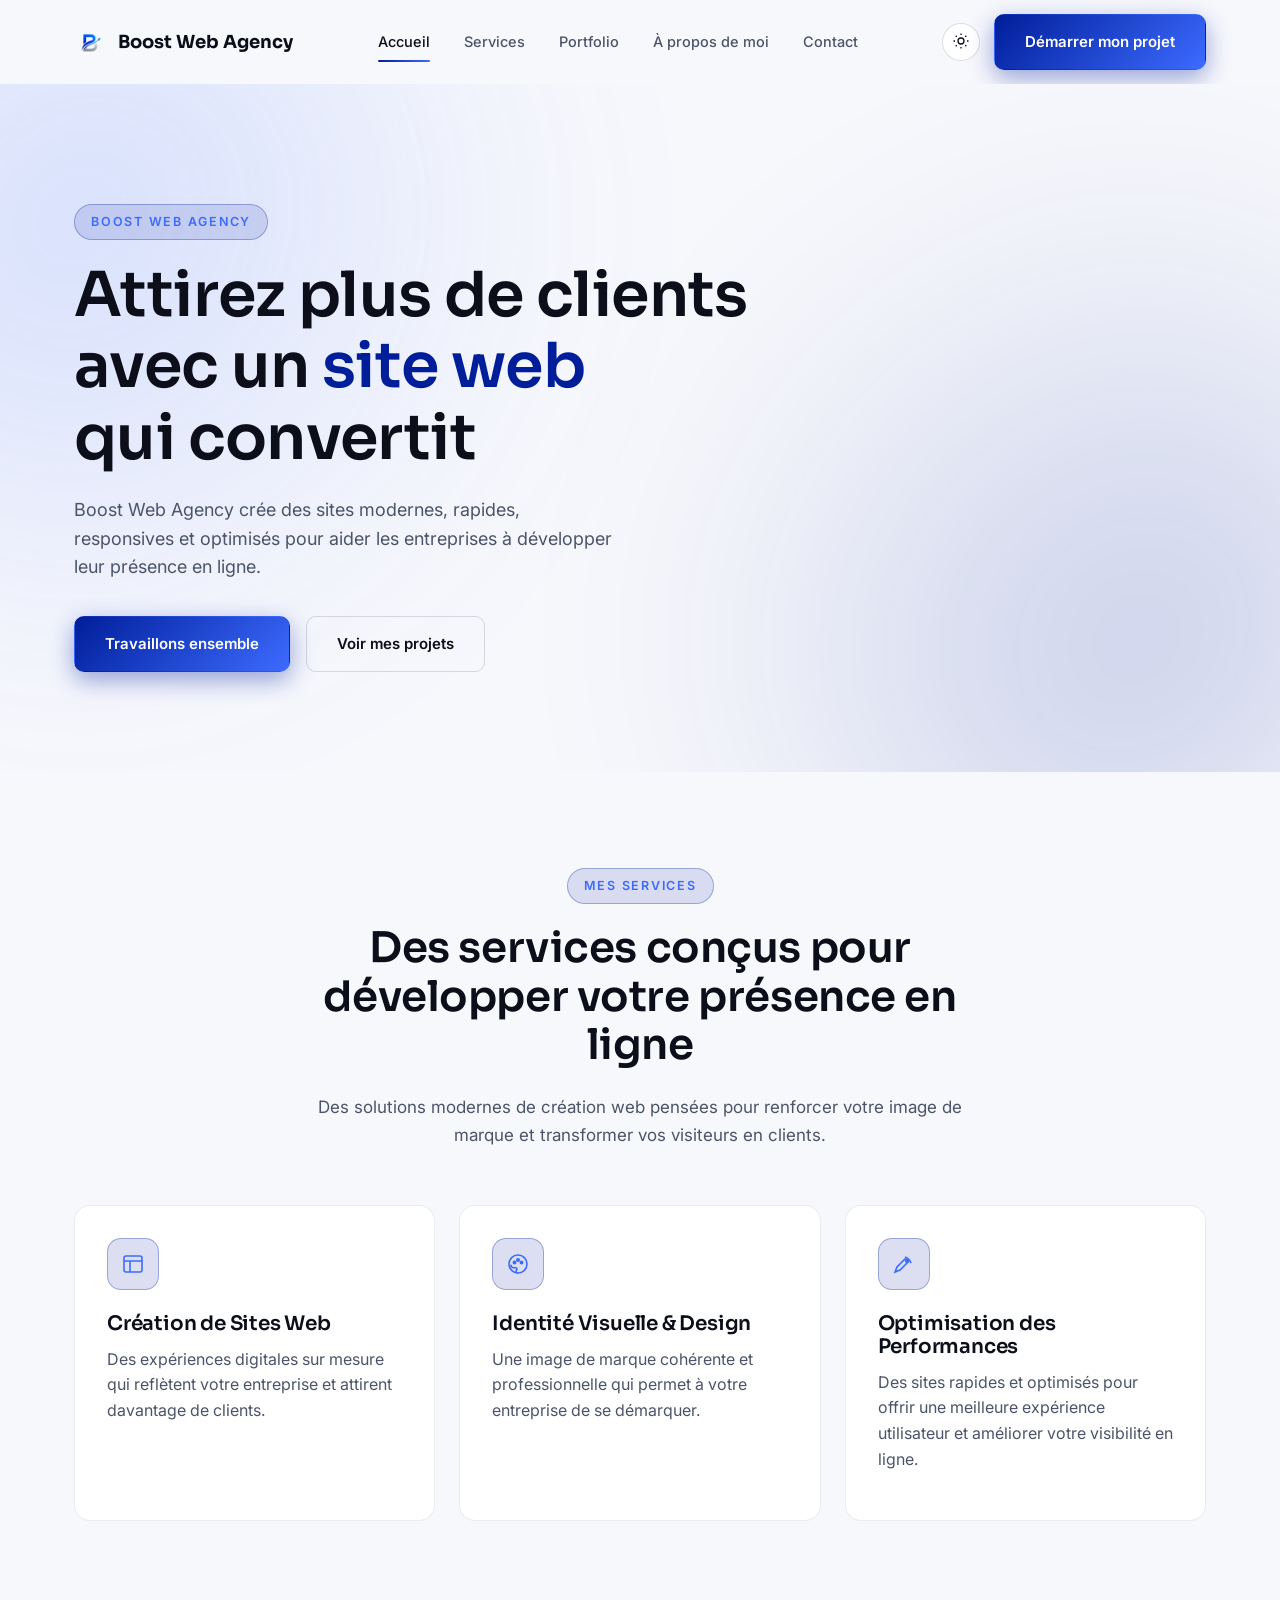
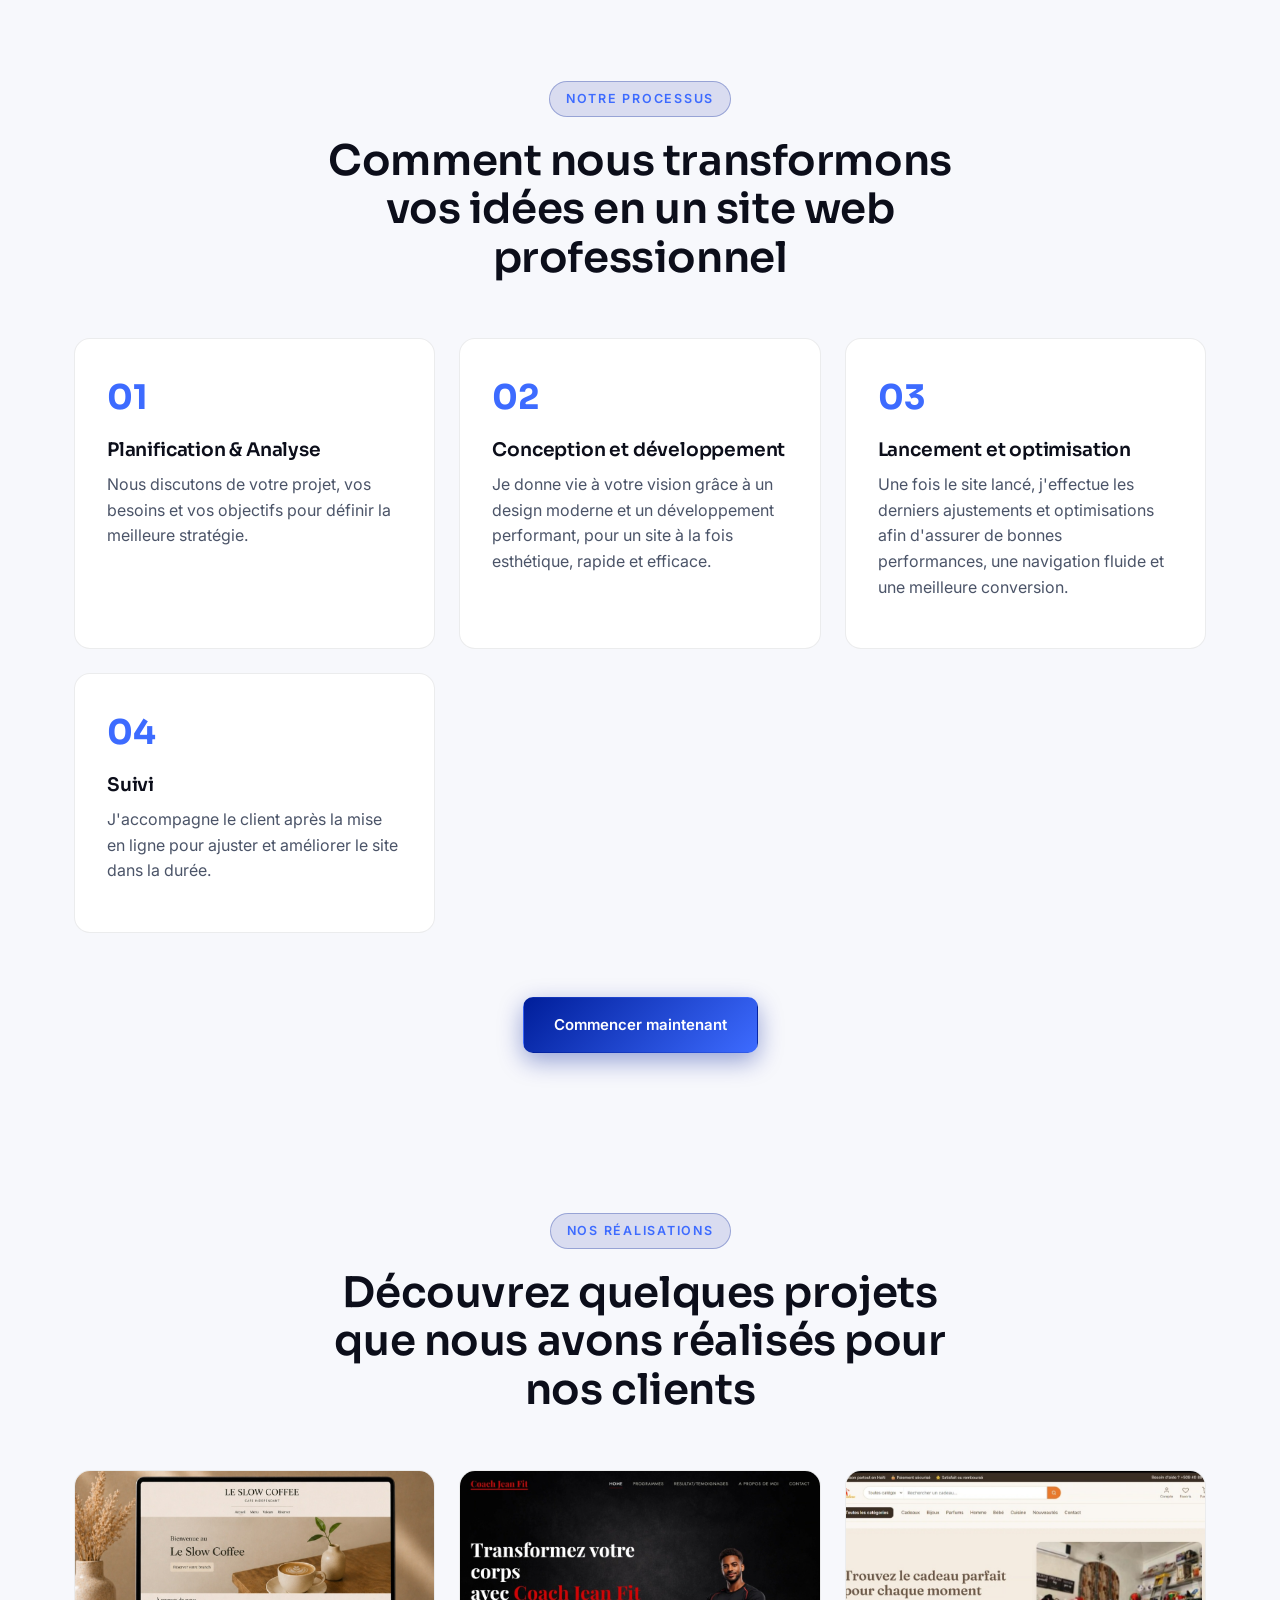
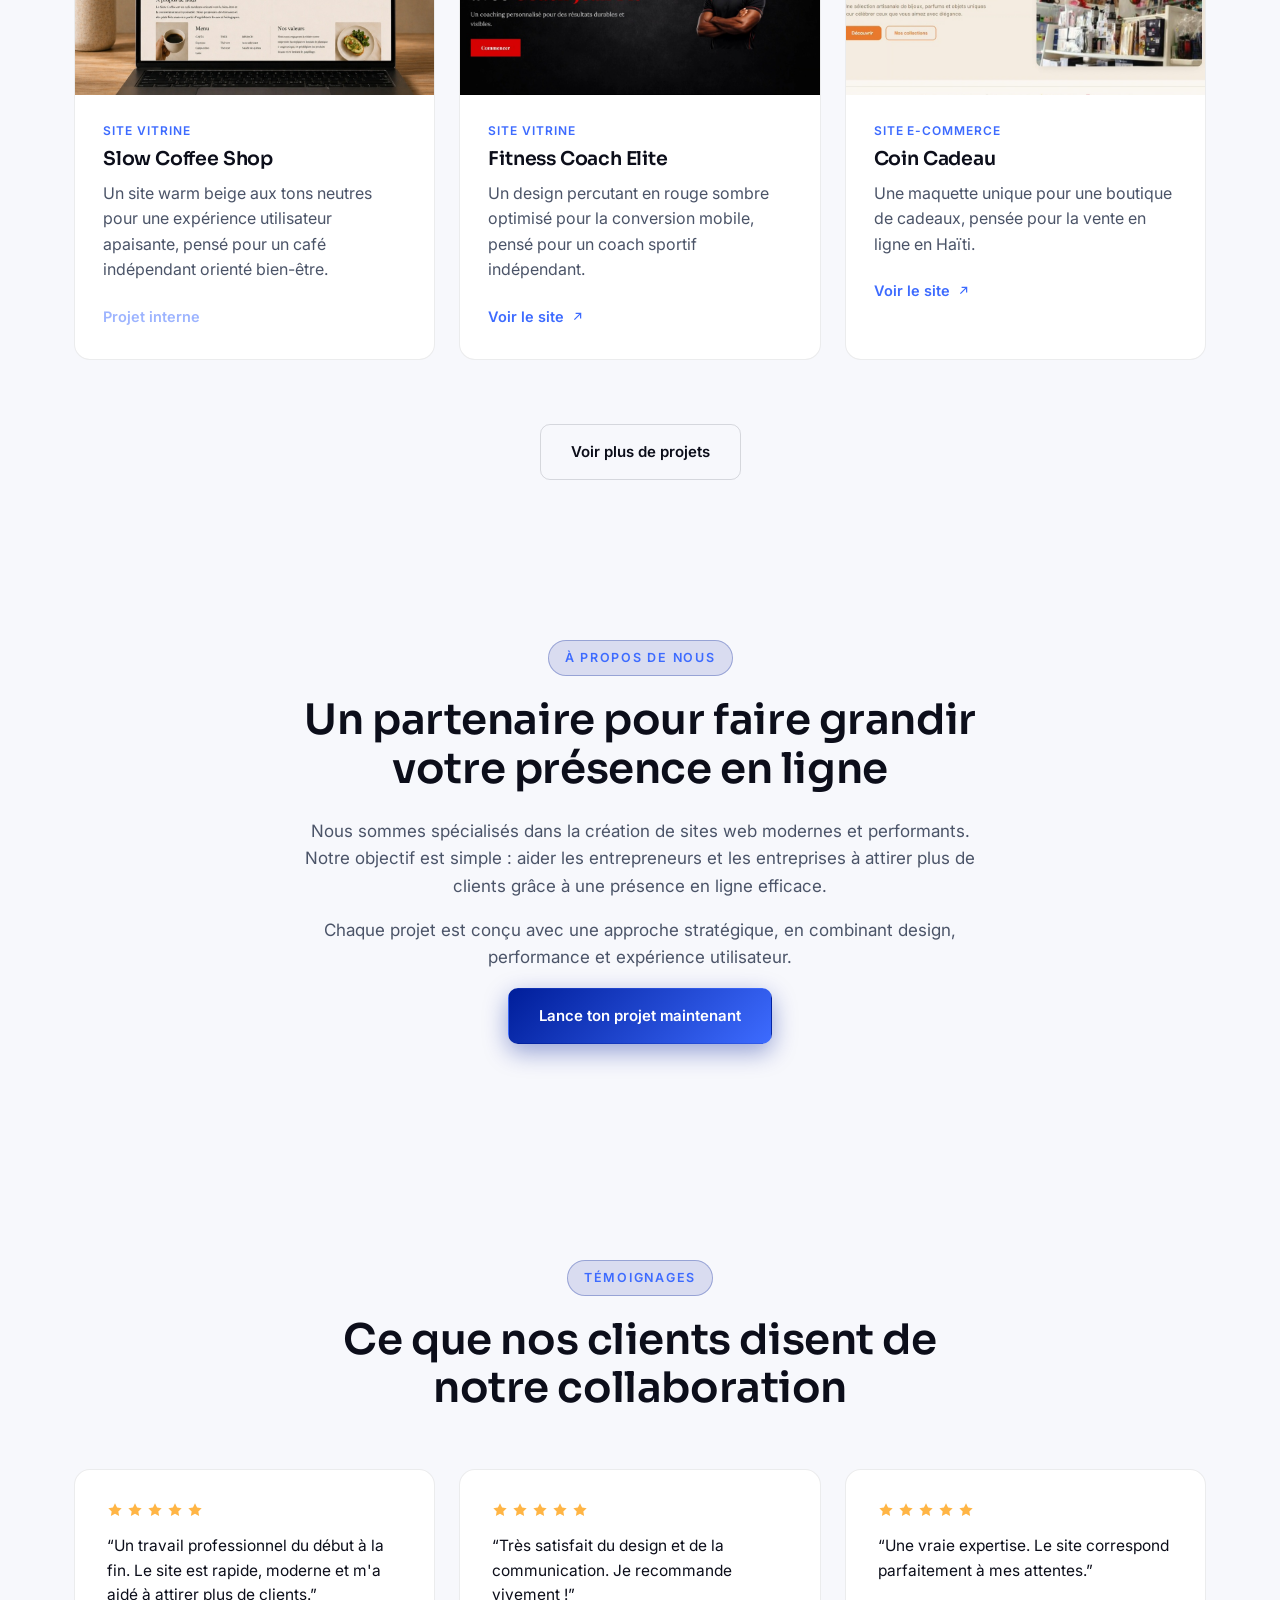
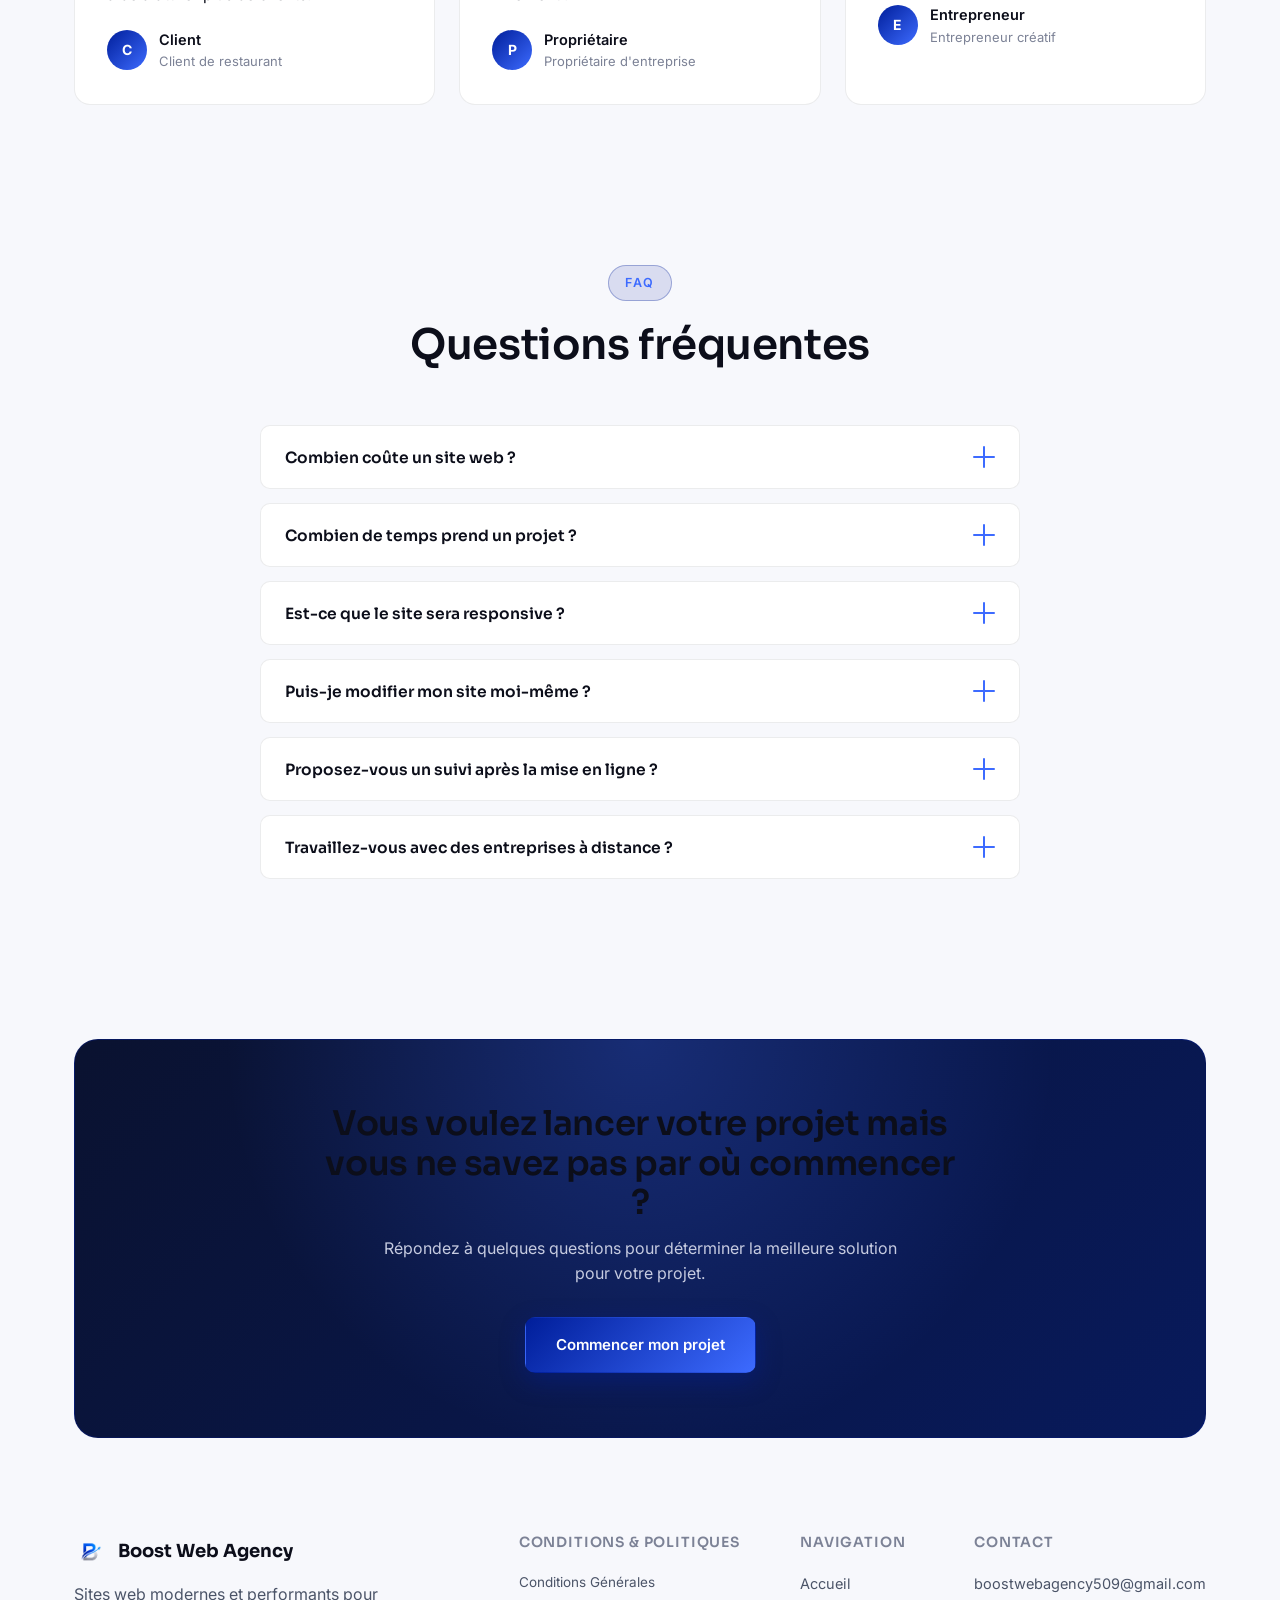
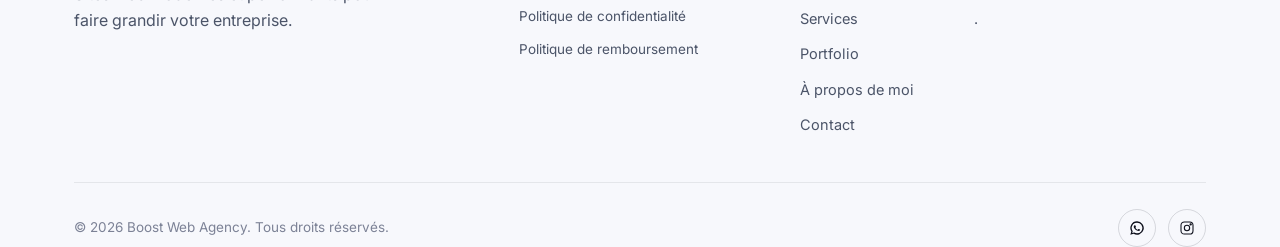
<file: index.html>
<!DOCTYPE html>
<html lang="fr">
<head>
<meta charset="UTF-8">
<meta name="viewport" content="width=device-width, initial-scale=1.0">
<title>Boost Web Agency — Sites web modernes qui convertissent</title>
<meta name="description" content="Boost Web Agency crée des sites web modernes, rapides et responsives pour aider votre entreprise à attirer plus de clients.">
<link rel="icon" href="assets/images/logo.png">
<link rel="preconnect" href="https://fonts.googleapis.com">
<link href="https://fonts.googleapis.com/css2?family=Sora:wght@500;600;700;800&family=Inter:wght@400;500;600&display=swap" rel="stylesheet">
<link rel="stylesheet" href="css/style.css">
</head>
<body>

<header id="site-header"></header>

<main>

  <!-- HERO -->
  <section class="hero">
    <div class="aurora"></div>
    <div class="container">
      <div class="hero-inner">
        <div class="eyebrow reveal">Boost Web Agency</div>
        <h1 class="reveal">Attirez plus de clients<br>avec un <span class="accent">site web</span><br>qui convertit</h1>
        <p class="reveal reveal-delay-1" id="heroDesc"></p>
        <div class="hero-ctas reveal reveal-delay-2">
          <a href="appliquer.html" class="btn btn-primary">Travaillons ensemble</a>
          <a href="portfolio.html" class="btn btn-outline">Voir mes projets</a>
        </div>
      </div>
    </div>
  </section>

  <!-- SERVICES -->
  <section class="section" id="services">
    <div class="container">
      <div class="section-head reveal">
        <div class="eyebrow">Mes services</div>
        <h2>Des services conçus pour développer votre présence en ligne</h2>
        <p>Des solutions modernes de création web pensées pour renforcer votre image de marque et transformer vos visiteurs en clients.</p>
      </div>
      <div class="grid grid-3" id="servicesGrid"></div>
    </div>
  </section>

  <!-- PROCESS -->
  <section class="section section--tight">
    <div class="container">
      <div class="section-head reveal">
        <div class="eyebrow">Notre processus</div>
        <h2>Comment nous transformons vos idées en un site web professionnel</h2>
      </div>
      <div class="grid grid-3" id="processGrid"></div>
      <div class="text-center mt-lg reveal">
        <a href="appliquer.html" class="btn btn-primary">Commencer maintenant</a>
      </div>
    </div>
  </section>

  <!-- PORTFOLIO -->
  <section class="section" id="portfolio">
    <div class="container">
      <div class="section-head reveal">
        <div class="eyebrow">Nos réalisations</div>
        <h2>Découvrez quelques projets que nous avons réalisés pour nos clients</h2>
      </div>
      <div class="grid grid-3" id="portfolioGrid"></div>
      <div class="text-center mt-lg reveal">
        <a href="portfolio.html" class="btn btn-outline">Voir plus de projets</a>
      </div>
    </div>
  </section>

  <!-- ABOUT PREVIEW -->
  <section class="section section--tight">
    <div class="container">
      <div class="section-head reveal">
        <div class="eyebrow">À propos de nous</div>
        <h2>Un partenaire pour faire grandir votre présence en ligne</h2>
        <p>Nous sommes spécialisés dans la création de sites web modernes et performants. Notre objectif est simple : aider les entrepreneurs et les entreprises à attirer plus de clients grâce à une présence en ligne efficace.</p>
        <p>Chaque projet est conçu avec une approche stratégique, en combinant design, performance et expérience utilisateur.</p>
        <a href="appliquer.html" class="btn btn-primary">Lance ton projet maintenant</a>
      </div>
    </div>
  </section>

  <!-- TESTIMONIALS -->
  <section class="section">
    <div class="container">
      <div class="section-head reveal">
        <div class="eyebrow">Témoignages</div>
        <h2>Ce que nos clients disent de notre collaboration</h2>
      </div>
      <div class="grid grid-3" id="testimonialsGrid"></div>
    </div>
  </section>

  <!-- FAQ -->
  <section class="section section--tight">
    <div class="container">
      <div class="section-head reveal">
        <div class="eyebrow">FAQ</div>
        <h2>Questions fréquentes</h2>
      </div>
      <div class="faq-list" id="faqList"></div>
    </div>
  </section>

  <!-- FINAL CTA -->
  <section class="section">
    <div class="container">
      <div class="cta-banner reveal">
        <h2>Vous voulez lancer votre projet mais vous ne savez pas par où commencer ?</h2>
        <p>Répondez à quelques questions pour déterminer la meilleure solution pour votre projet.</p>
        <a href="appliquer.html" class="btn btn-primary">Commencer mon projet</a>
      </div>
    </div>
  </section>

</main>

<footer id="site-footer"></footer>

<script src="js/content.js"></script>
<script>
  renderHeader('index.html');
  renderFooter();
  (async ()=>{
    const home = await Content.load('content/home.json');
    document.getElementById('heroDesc').textContent = home.hero.description;
    const services = await Content.load('content/services.json');
    renderServiceCards(services.items, 'servicesGrid');
    const process = await Content.load('content/process.json');
    renderProcessCards(process.items, 'processGrid');
    const portfolio = await Content.load('content/portfolio.json');
    renderPortfolioCards(portfolio.items, 'portfolioGrid', 3);
    const testimonials = await Content.load('content/testimonials.json');
    renderTestimonials(testimonials.items, 'testimonialsGrid');
    const faq = await Content.load('content/faq.json');
    renderFAQ(faq.items, 'faqList');
    observeReveals();
  })();
</script>
<script src="js/main.js"></script>
</body>
</html>
</file>
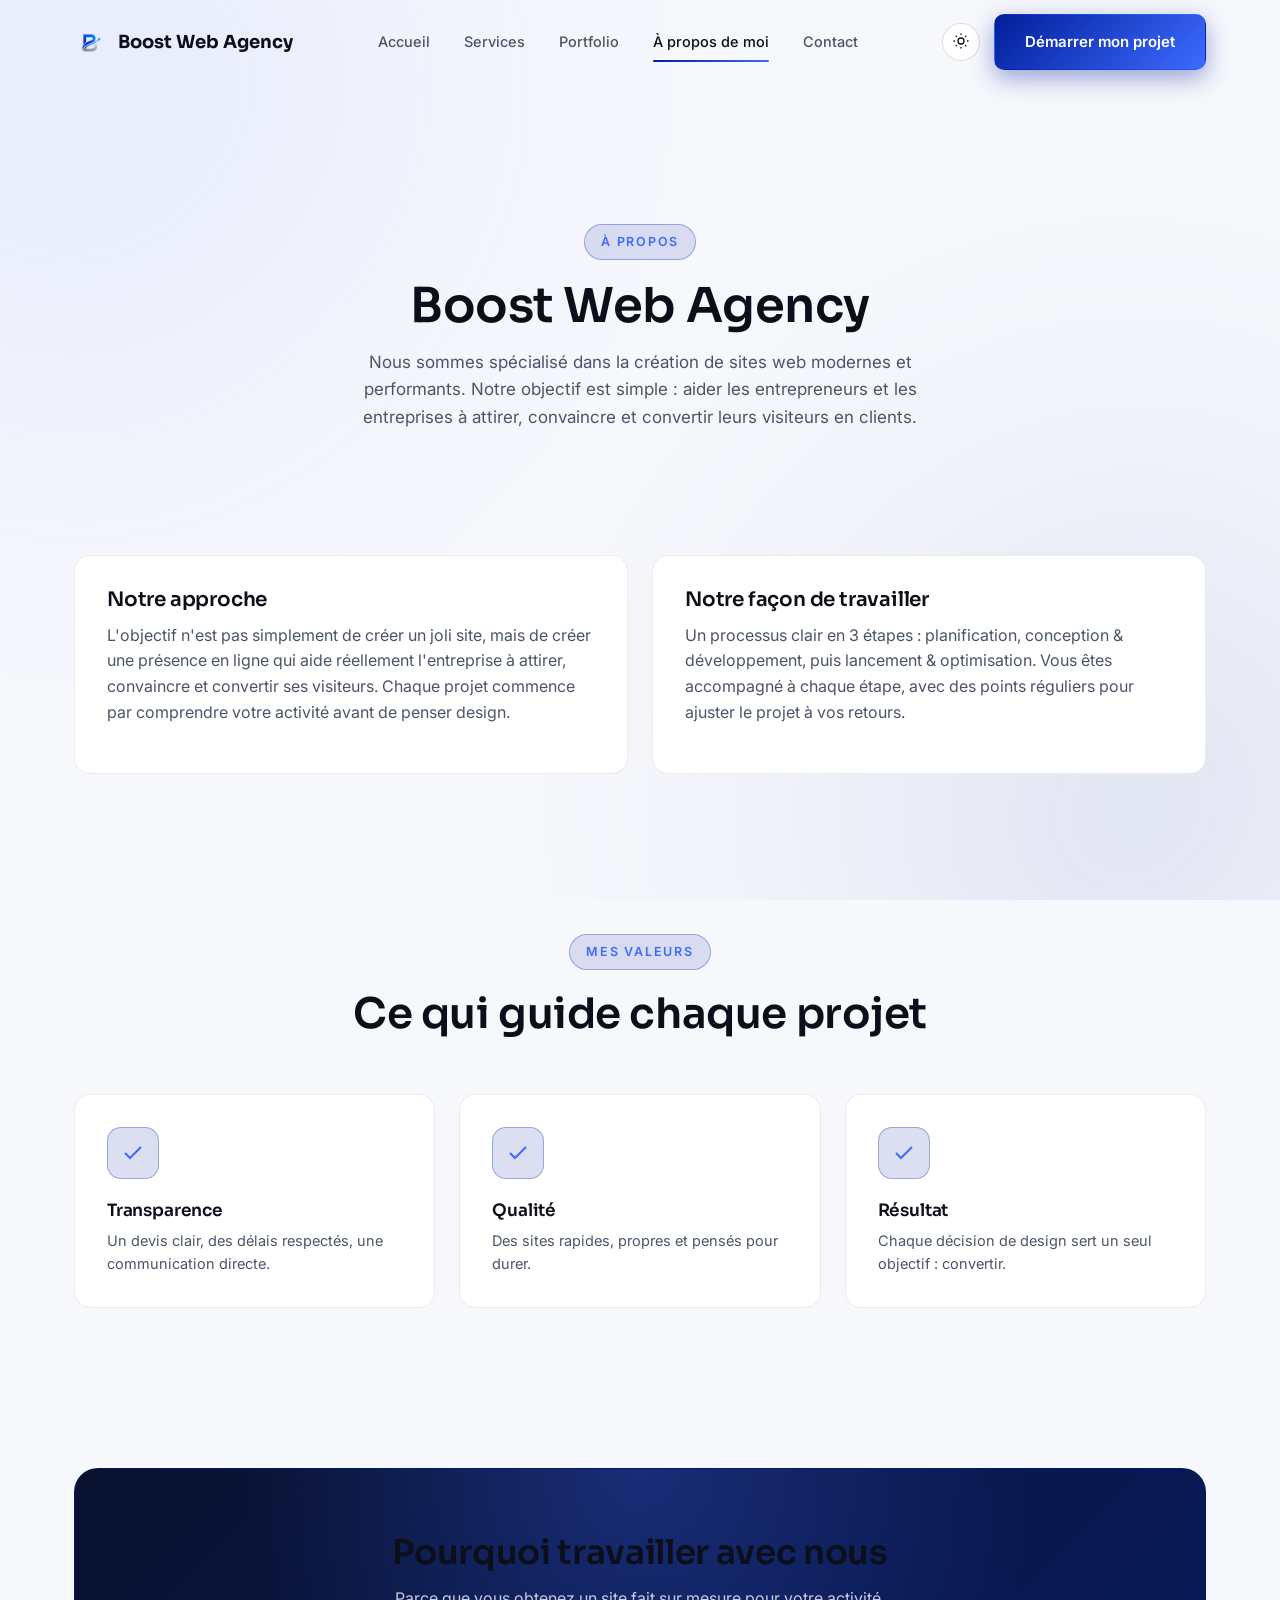
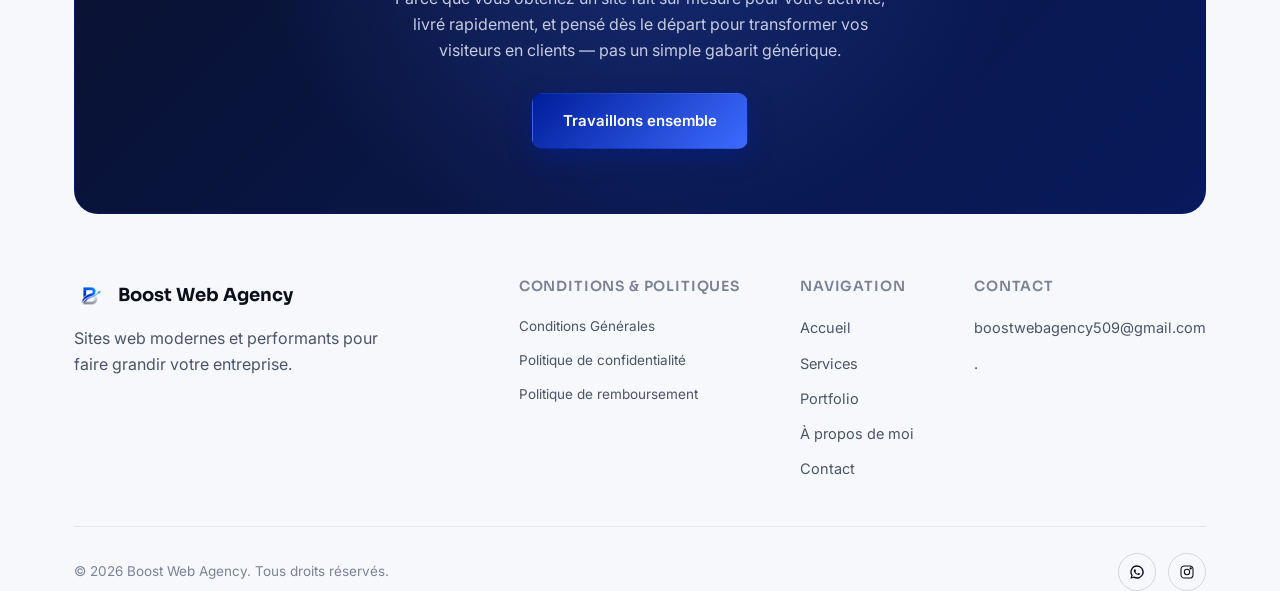
<file: a-propos.html>
<!DOCTYPE html>
<html lang="fr">
<head>
<meta charset="UTF-8">
<meta name="viewport" content="width=device-width, initial-scale=1.0">
<title>À propos — Boost Web Agency</title>
<meta name="description" content="Découvrez Boost Web Agency, mon approche, mes valeurs et pourquoi travailler avec moi pour votre site web.">
<link rel="icon" href="assets/images/logo.png">
<link rel="preconnect" href="https://fonts.googleapis.com">
<link href="https://fonts.googleapis.com/css2?family=Sora:wght@500;600;700;800&family=Inter:wght@400;500;600&display=swap" rel="stylesheet">
<link rel="stylesheet" href="css/style.css">
</head>
<body>
<header id="site-header"></header>

<main>
  <section class="page-hero">
    <div class="aurora" style="opacity:.5"></div>
    <div class="container">
      <div class="eyebrow reveal" id="aboutEyebrow"></div>
      <h1 class="reveal" id="aboutTitle"></h1>
      <p class="reveal reveal-delay-1" id="aboutIntro"></p>
    </div>
  </section>

  <section class="section section--tight">
    <div class="container">
      <div class="grid grid-2">
        <div class="card reveal">
          <h3 id="approachTitle" style="font-size:20px"></h3>
          <p id="approachText"></p>
        </div>
        <div class="card reveal reveal-delay-1">
          <h3 id="wayTitle" style="font-size:20px"></h3>
          <p id="wayText"></p>
        </div>
      </div>
    </div>
  </section>

  <section class="section">
    <div class="container">
      <div class="section-head reveal">
        <div class="eyebrow">Mes valeurs</div>
        <h2>Ce qui guide chaque projet</h2>
      </div>
      <div class="grid grid-3" id="valuesGrid"></div>
    </div>
  </section>

  <section class="section section--tight">
    <div class="container">
      <div class="cta-banner reveal">
        <h2 id="whyTitle"></h2>
        <p id="whyText"></p>
        <a href="appliquer.html" class="btn btn-primary">Travaillons ensemble</a>
      </div>
    </div>
  </section>
</main>

<footer id="site-footer"></footer>

<script src="js/content.js"></script>
<script>
  renderHeader('a-propos.html');
  renderFooter();
  (async ()=>{
    const about = await Content.load('content/about.json');
    document.getElementById('aboutEyebrow').textContent = about.eyebrow;
    document.getElementById('aboutTitle').textContent = about.title;
    document.getElementById('aboutIntro').textContent = about.intro;
    document.getElementById('approachTitle').textContent = about.approach_title;
    document.getElementById('approachText').textContent = about.approach_text;
    document.getElementById('wayTitle').textContent = about.way_title;
    document.getElementById('wayText').textContent = about.way_text;
    document.getElementById('whyTitle').textContent = about.why_title;
    document.getElementById('whyText').textContent = about.why_text;
    document.getElementById('valuesGrid').innerHTML = about.values.map((v,i)=>`
      <div class="card value-card reveal reveal-delay-${(i%3)+1}">
        <div class="icon-badge">${ICONS.check}</div>
        <h4>${v.title}</h4>
        <p>${v.description}</p>
      </div>`).join('');
    observeReveals();
  })();
</script>
<script src="js/main.js"></script>
</body>
</html>
</file>
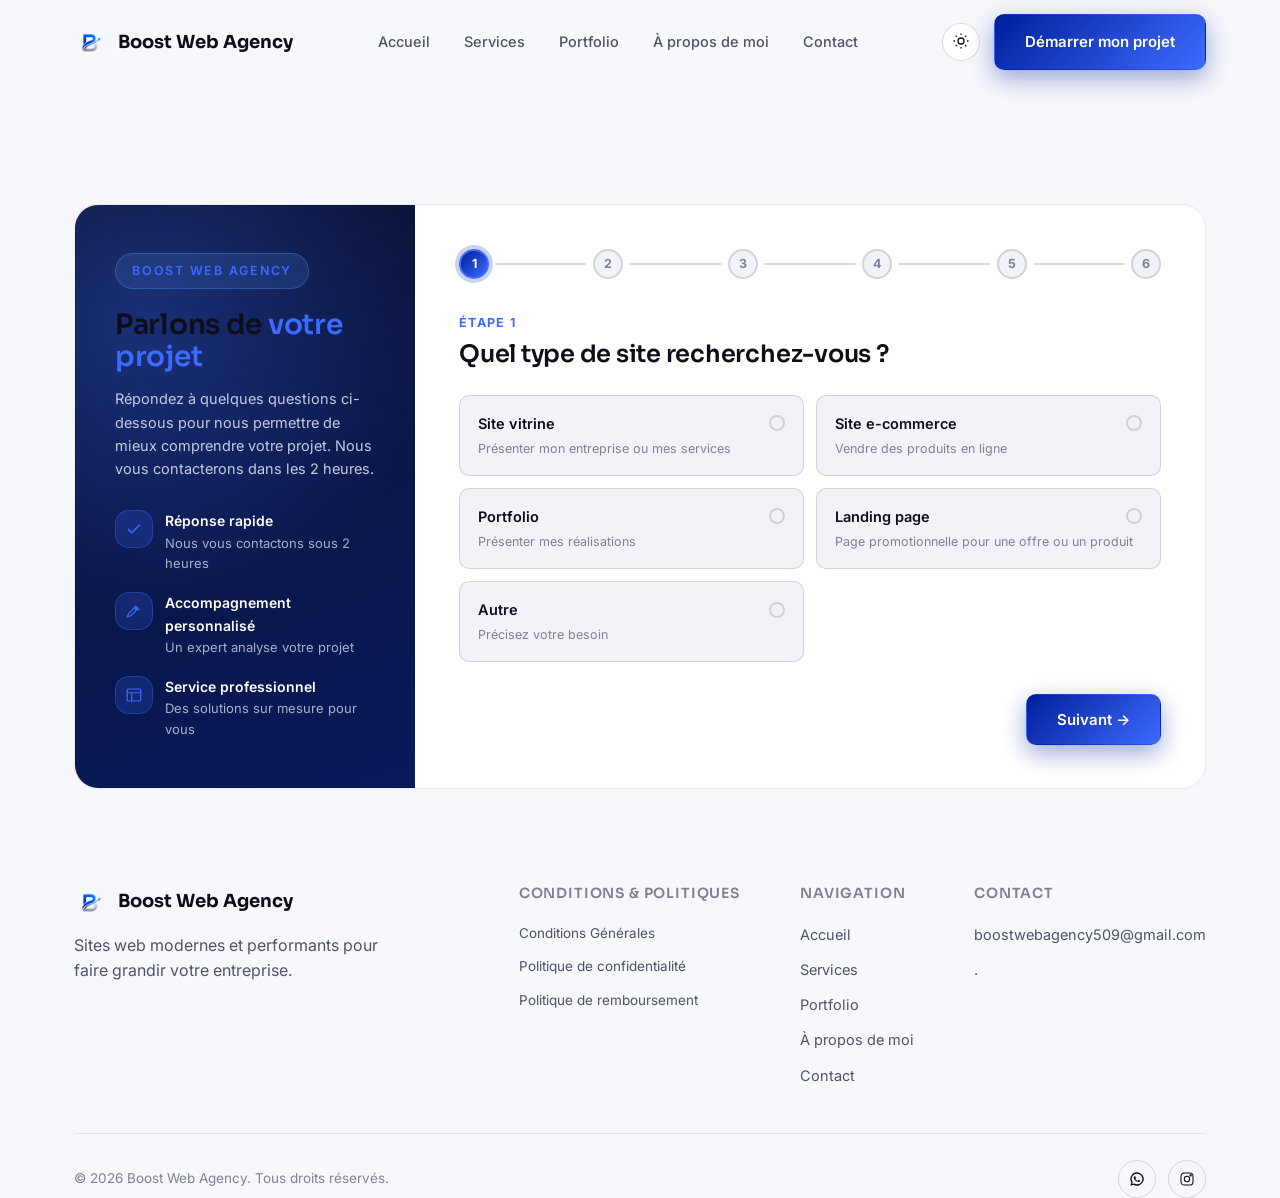
<file: appliquer.html>
<!DOCTYPE html>
<html lang="fr">
<head>
<meta charset="UTF-8">
<meta name="viewport" content="width=device-width, initial-scale=1.0">
<title>Appliquer — Boost Web Agency</title>
<meta name="description" content="Décrivez votre projet en quelques étapes et recevez une réponse de Boost Web Agency sous 2 heures.">
<link rel="icon" href="assets/images/logo.png">
<link rel="preconnect" href="https://fonts.googleapis.com">
<link href="https://fonts.googleapis.com/css2?family=Sora:wght@500;600;700;800&family=Inter:wght@400;500;600&display=swap" rel="stylesheet">
<link rel="stylesheet" href="css/style.css">
<link rel="stylesheet" href="css/forms.css">
</head>
<body>
<header id="site-header"></header>

<main>
  <section class="section" style="padding-top:120px">
    <div class="container">

      <div class="apply-wrap reveal" id="applyForm">

        <!-- SIDE PANEL -->
        <aside class="apply-side">
          <div class="eyebrow" style="background:rgba(91,157,255,.15);border-color:rgba(91,157,255,.3)">Boost Web Agency</div>
          <h2>Parlons de <span class="accent">votre projet</span></h2>
          <p>Répondez à quelques questions ci-dessous pour nous permettre de mieux comprendre votre projet. Nous vous contacterons dans les 2 heures.</p>
          <div class="apply-perks">
            <div class="apply-perk">
              <div class="icon-badge">${''}</div>
              <div><div class="apply-perk-title">Réponse rapide</div><div class="apply-perk-text">Nous vous contactons sous 2 heures</div></div>
            </div>
            <div class="apply-perk">
              <div class="icon-badge"></div>
              <div><div class="apply-perk-title">Accompagnement personnalisé</div><div class="apply-perk-text">Un expert analyse votre projet</div></div>
            </div>
            <div class="apply-perk">
              <div class="icon-badge"></div>
              <div><div class="apply-perk-title">Service professionnel</div><div class="apply-perk-text">Des solutions sur mesure pour vous</div></div>
            </div>
          </div>
        </aside>

        <!-- MAIN FORM -->
        <div class="apply-main">
          <div class="progress-bar" id="progressBar"></div>

          <!-- STEP 1 -->
          <div class="form-step active" data-step="1">
            <div class="step-eyebrow">Étape 1</div>
            <h3 class="step-title">Quel type de site recherchez-vous ?</h3>
            <div class="choice-grid" data-choice-group="step1" data-key="siteType">
              <label class="choice-card" data-value="Site vitrine"><div class="choice-title">Site vitrine<span class="dot"></span></div><div class="choice-desc">Présenter mon entreprise ou mes services</div></label>
              <label class="choice-card" data-value="Site e-commerce"><div class="choice-title">Site e-commerce<span class="dot"></span></div><div class="choice-desc">Vendre des produits en ligne</div></label>
              <label class="choice-card" data-value="Portfolio"><div class="choice-title">Portfolio<span class="dot"></span></div><div class="choice-desc">Présenter mes réalisations</div></label>
              <label class="choice-card" data-value="Landing page"><div class="choice-title">Landing page<span class="dot"></span></div><div class="choice-desc">Page promotionnelle pour une offre ou un produit</div></label>
              <label class="choice-card" data-value="Autre"><div class="choice-title">Autre<span class="dot"></span></div><div class="choice-desc">Précisez votre besoin</div></label>
            </div>
            <div class="field" data-other-for="siteType" style="display:none;margin-top:16px">
              <label>Précisez votre besoin</label>
              <input type="text" data-field="siteTypeOther" placeholder="Exemple : site de réservation pour un salon de beauté">
            </div>
            <div class="step-actions">
              <span></span>
              <button class="btn btn-primary" data-action="next">Suivant →</button>
            </div>
          </div>

          <!-- STEP 2 -->
          <div class="form-step" data-step="2">
            <div class="step-eyebrow">Étape 2</div>
            <h3 class="step-title">Quel est votre objectif principal avec ce site ?</h3>
            <div class="choice-grid" data-choice-group="step2" data-key="goal">
              <label class="choice-card" data-value="Présenter mon entreprise / activité"><div class="choice-title">Présenter mon entreprise / activité<span class="dot"></span></div></label>
              <label class="choice-card" data-value="Vendre des produits en ligne"><div class="choice-title">Vendre des produits en ligne<span class="dot"></span></div></label>
              <label class="choice-card" data-value="Obtenir des demandes de contact / prospects"><div class="choice-title">Obtenir des demandes de contact<span class="dot"></span></div></label>
              <label class="choice-card" data-value="Prendre des rendez-vous / réservations"><div class="choice-title">Prendre des rendez-vous<span class="dot"></span></div></label>
              <label class="choice-card" data-value="Renforcer ma marque / image"><div class="choice-title">Renforcer ma marque / image<span class="dot"></span></div></label>
              <label class="choice-card" data-value="Autre"><div class="choice-title">Autre<span class="dot"></span></div></label>
            </div>
            <div class="field" data-other-for="goal" style="display:none;margin-top:16px">
              <label>Précisez votre objectif</label>
              <input type="text" data-field="goalOther">
            </div>
            <div class="step-actions">
              <button class="btn btn-outline" data-action="prev">← Précédent</button>
              <button class="btn btn-primary" data-action="next">Suivant →</button>
            </div>
          </div>

          <!-- STEP 3 -->
          <div class="form-step" data-step="3">
            <div class="step-eyebrow">Étape 3</div>
            <h3 class="step-title">Quelles fonctionnalités souhaitez-vous intégrer à votre site ?</h3>
            <p style="margin-top:-16px;margin-bottom:18px;font-size:13.5px">Sélectionnez tout ce qui s'applique</p>
            <div class="choice-grid" data-choice-group="step3" data-key="features">
              <label class="choice-card" data-multi data-value="Formulaire de contact"><div class="choice-title">Formulaire de contact<span class="dot"></span></div></label>
              <label class="choice-card" data-multi data-value="Bouton WhatsApp"><div class="choice-title">Bouton WhatsApp<span class="dot"></span></div></label>
              <label class="choice-card" data-multi data-value="Paiement en ligne"><div class="choice-title">Paiement en ligne<span class="dot"></span></div></label>
              <label class="choice-card" data-multi data-value="Réservation en ligne"><div class="choice-title">Réservation en ligne<span class="dot"></span></div></label>
              <label class="choice-card" data-multi data-value="Blog / Actualités"><div class="choice-title">Blog / Actualités<span class="dot"></span></div></label>
              <label class="choice-card" data-multi data-value="Galerie / Portfolio"><div class="choice-title">Galerie / Portfolio<span class="dot"></span></div></label>
              <label class="choice-card" data-multi data-value="Espace membre / Connexion"><div class="choice-title">Espace membre / Connexion<span class="dot"></span></div></label>
              <label class="choice-card" data-multi data-value="Autre"><div class="choice-title">Autre<span class="dot"></span></div></label>
            </div>
            <div class="field" data-other-for="features" style="display:none;margin-top:16px">
              <label>Précisez une autre fonctionnalité</label>
              <input type="text" data-field="featuresOther">
            </div>
            <div class="step-actions">
              <button class="btn btn-outline" data-action="prev">← Précédent</button>
              <button class="btn btn-primary" data-action="next">Suivant →</button>
            </div>
          </div>

          <!-- STEP 4 -->
          <div class="form-step" data-step="4">
            <div class="step-eyebrow">Étape 4</div>
            <h3 class="step-title">Avez-vous déjà un site web ?</h3>
            <div class="choice-grid" data-choice-group="step4" data-key="hasSite">
              <label class="choice-card" data-value="Oui, j'ai déjà un site"><div class="choice-title">Oui, j'ai déjà un site<span class="dot"></span></div></label>
              <label class="choice-card" data-value="Non, je n'ai pas encore de site"><div class="choice-title">Non, pas encore de site<span class="dot"></span></div></label>
            </div>
            <div class="step-actions">
              <button class="btn btn-outline" data-action="prev">← Précédent</button>
              <button class="btn btn-primary" data-action="next">Suivant →</button>
            </div>
          </div>

          <!-- STEP 5 -->
          <div class="form-step" data-step="5">
            <div class="step-eyebrow">Étape 5</div>
            <h3 class="step-title">Quand souhaitez-vous lancer votre projet ?</h3>
            <div class="choice-grid" data-choice-group="step5" data-key="timeline">
              <label class="choice-card" data-value="Dès que possible"><div class="choice-title">Dès que possible<span class="dot"></span></div></label>
              <label class="choice-card" data-value="Dans les 2 à 4 semaines"><div class="choice-title">Dans 2 à 4 semaines<span class="dot"></span></div></label>
              <label class="choice-card" data-value="Dans 1 à 3 mois"><div class="choice-title">Dans 1 à 3 mois<span class="dot"></span></div></label>
              <label class="choice-card" data-value="Dans plus de 3 mois"><div class="choice-title">Dans plus de 3 mois<span class="dot"></span></div></label>
              <label class="choice-card" data-value="Je ne sais pas encore"><div class="choice-title">Je ne sais pas encore<span class="dot"></span></div></label>
            </div>
            <div class="step-actions">
              <button class="btn btn-outline" data-action="prev">← Précédent</button>
              <button class="btn btn-primary" data-action="next">Suivant →</button>
            </div>
          </div>

          <!-- STEP 6 -->
          <div class="form-step" data-step="6">
            <div class="step-eyebrow">Étape 6</div>
            <h3 class="step-title">Vos informations de contact</h3>
            <div class="field" data-field="name">
              <label>Nom complet <span class="req">*</span></label>
              <input type="text" data-field="name">
              <div class="field-error"></div>
            </div>
            <div class="field" data-field="email">
              <label>Email <span class="req">*</span></label>
              <input type="email" data-field="email">
              <div class="field-error"></div>
            </div>
            <div class="field" data-field="phone">
              <label>Téléphone / WhatsApp <span class="req">*</span></label>
              <input type="tel" data-field="phone">
              <div class="field-error"></div>
            </div>
            <div class="field">
              <label>Ville / Pays</label>
              <input type="text" data-field="city" placeholder="Port-au-Prince, Haïti">
            </div>
            <div class="step-actions">
              <button class="btn btn-outline" data-action="prev">← Précédent</button>
              <button class="btn btn-primary" data-action="next">Suivant →</button>
            </div>
          </div>

          <!-- STEP 7: RECAP -->
          <div class="form-step" data-step="7">
            <div class="step-eyebrow">Étape 7</div>
            <h3 class="step-title">Récapitulatif de votre projet</h3>
            <p style="margin-top:-16px">Vérifiez les informations ci-dessous avant l'envoi.</p>
            <div class="recap-list" id="recapList"></div>
            <div class="step-actions">
              <button class="btn btn-outline" data-action="prev">← Précédent</button>
              <button class="btn btn-primary" data-action="submit">Envoyer ma demande →</button>
            </div>
          </div>

          <!-- STEP 8: CONFIRMATION (états : envoi en cours / confirmé / échec) -->
          <div class="form-step" data-step="8">
            <div class="confirm-screen is-pending" id="applyConfirm" role="status" aria-live="polite">
              <div class="confirm-icon" id="applyIcon"></div>
              <h2 id="applyTitle">Envoi en cours…</h2>
              <p id="applyMessage">Nous transmettons votre demande, merci de patienter.</p>
              <p id="applyNote" style="font-size:13px"></p>
              <div class="confirm-status-block form-status-actions" id="applyActions"></div>
              <div class="confirm-next">
                <p style="font-weight:600;color:var(--text);margin-top:24px">Que se passe-t-il maintenant ?</p>
                <ul class="next-steps">
                  <li>Nous analysons votre projet</li>
                  <li>Un expert vous contactera rapidement</li>
                  <li>Nous discuterons de vos besoins en détail</li>
                </ul>
              </div>
              <button class="btn btn-primary" data-action="restart">Retour à l'accueil</button>
            </div>
          </div>

        </div>
      </div>
    </div>
  </section>
</main>

<footer id="site-footer"></footer>

<script src="js/content.js"></script>
<script src="js/forms.js"></script>
<script>
  renderHeader('appliquer.html');
  renderFooter();
  document.querySelectorAll('.apply-perk .icon-badge').forEach((el,i)=>{
    const icons = [ICONS.check, ICONS.rocket, ICONS.layout];
    el.innerHTML = icons[i] || ICONS.check;
  });
  observeReveals();
</script>
<script src="js/apply-form.js"></script>
<script src="js/main.js"></script>
</body>
</html>
</file>
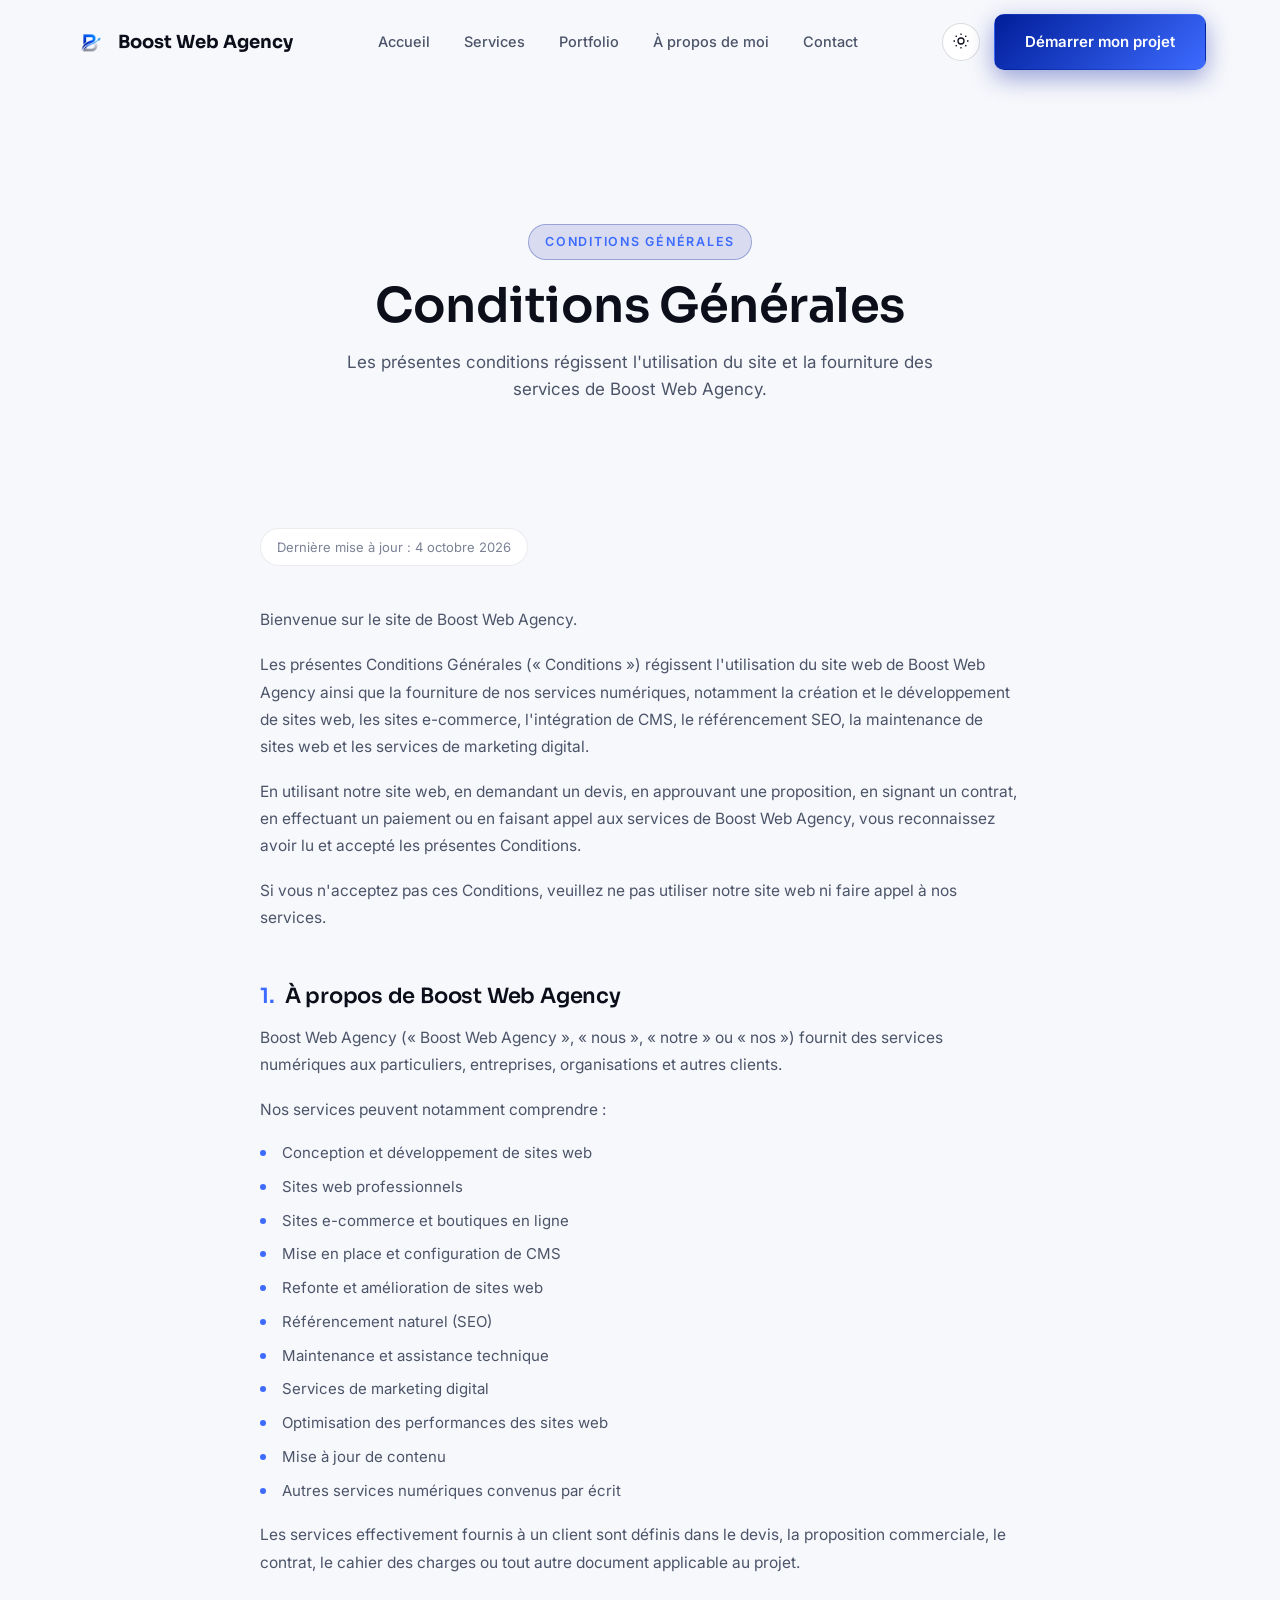
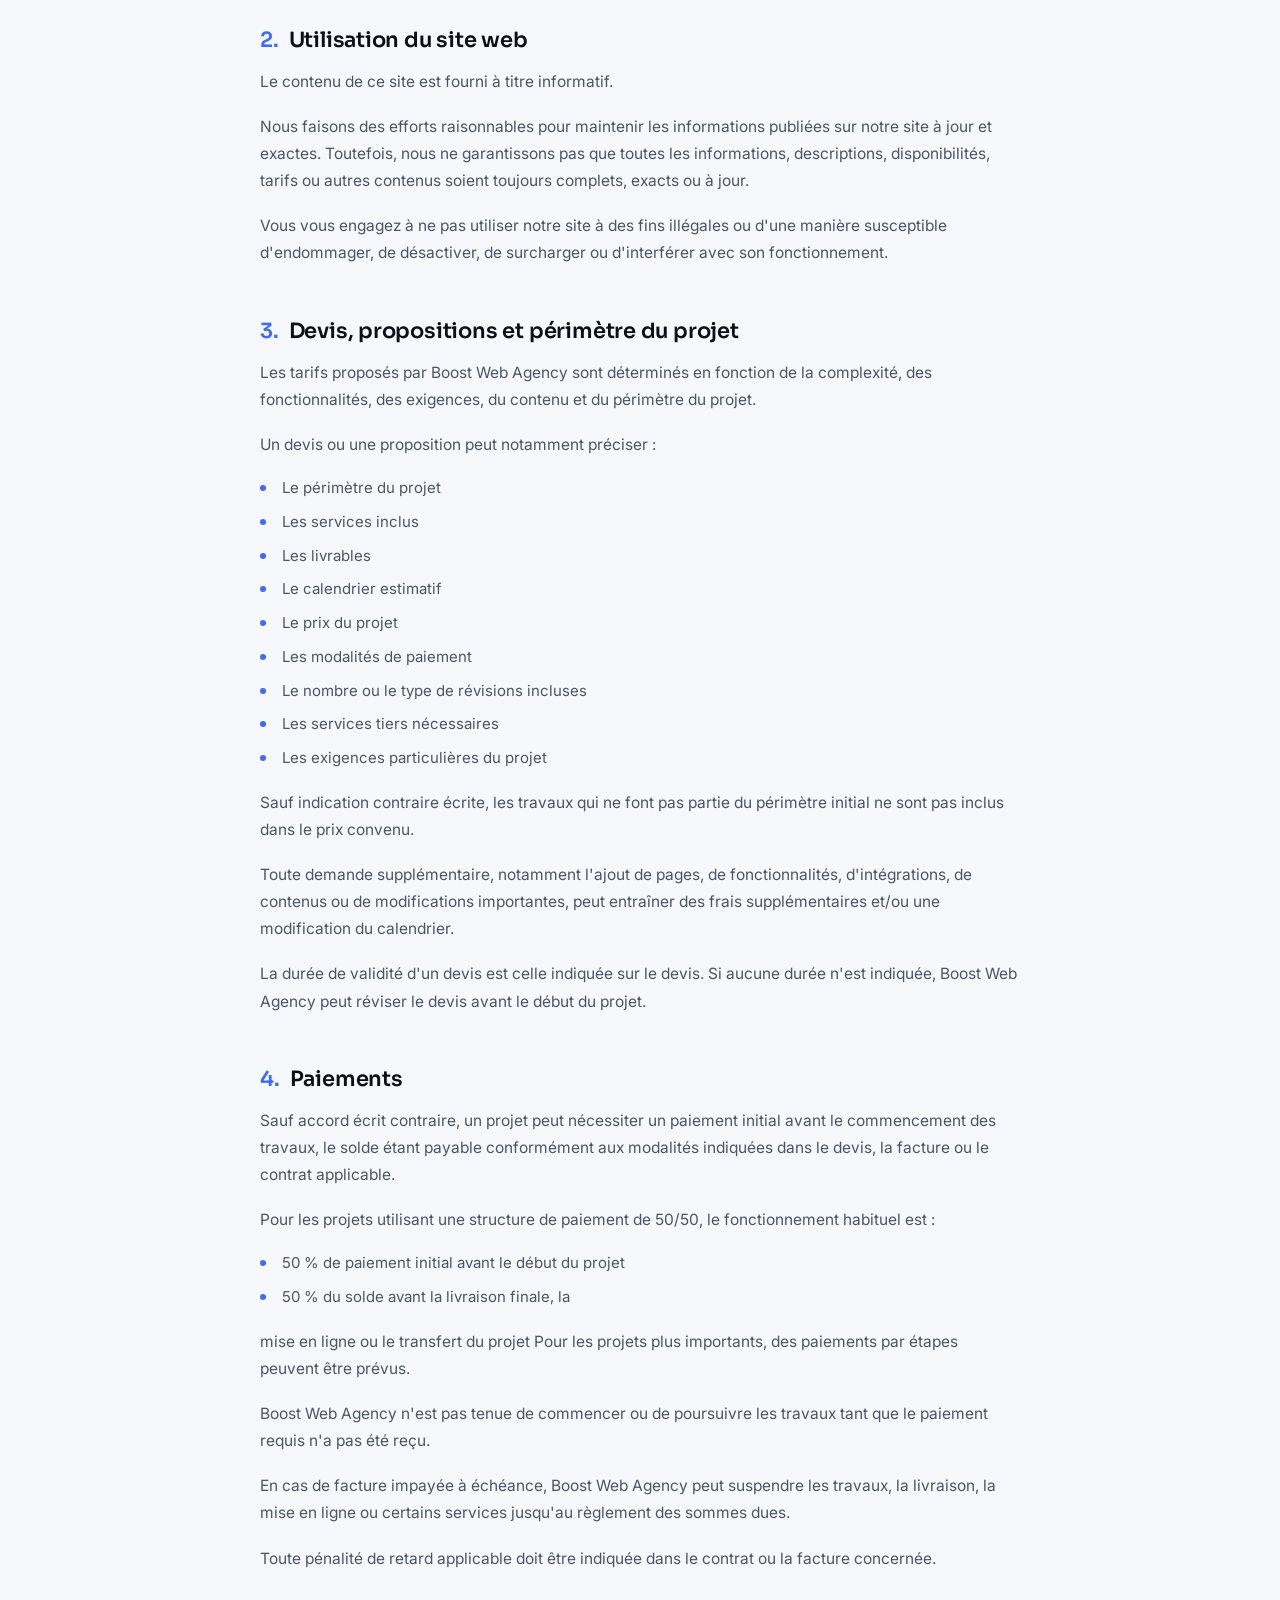
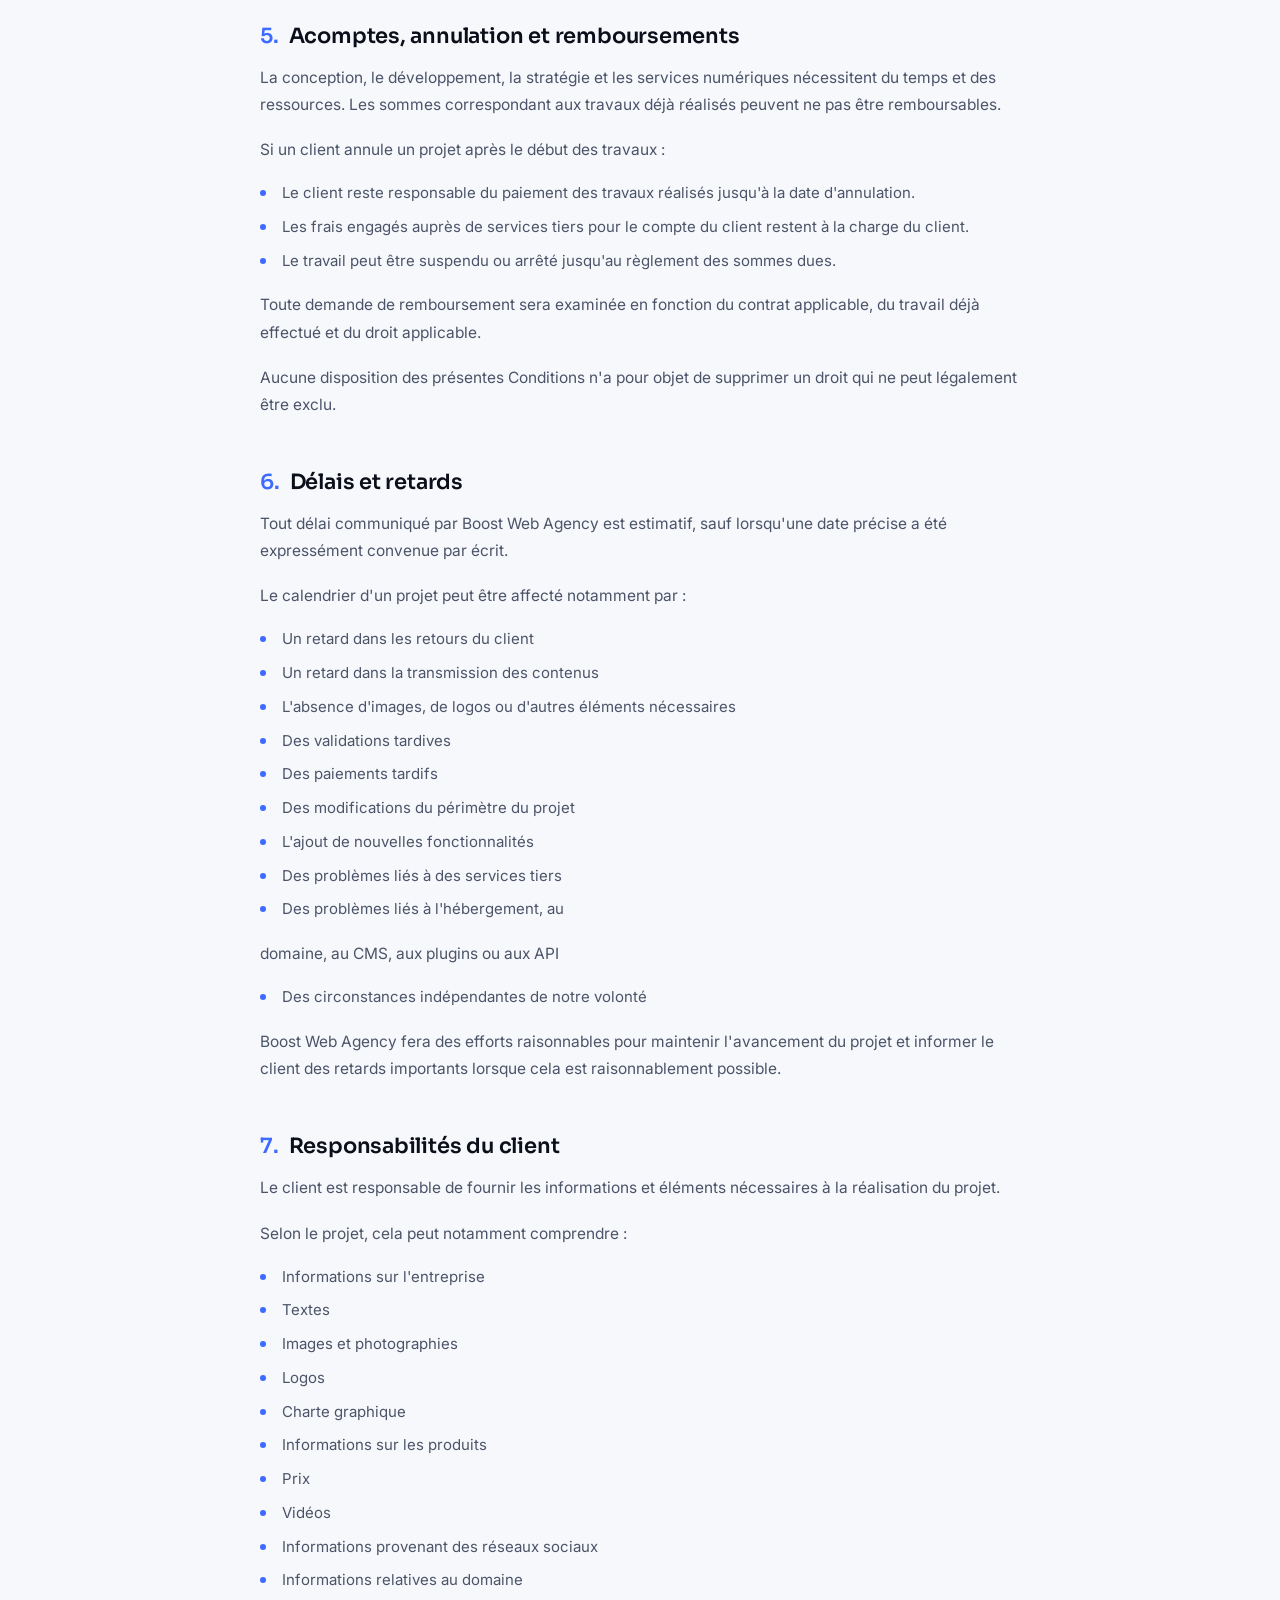
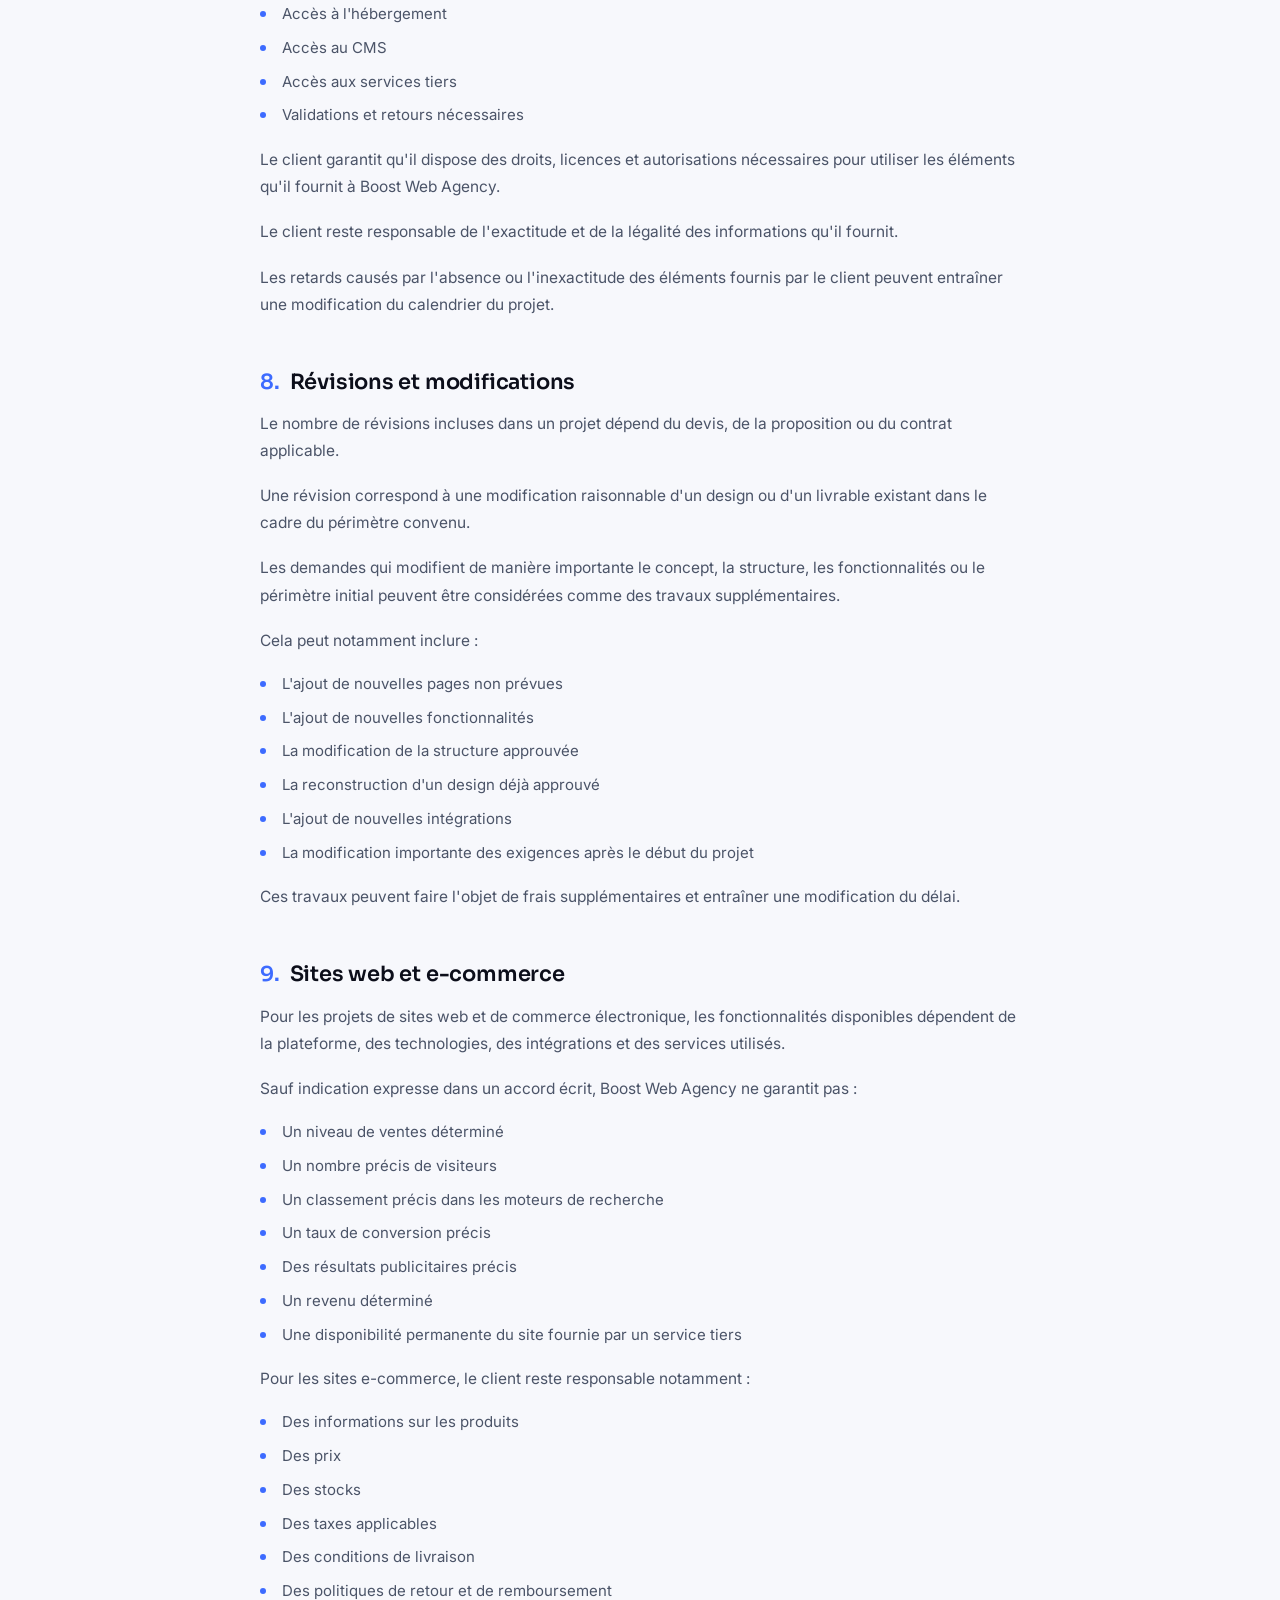
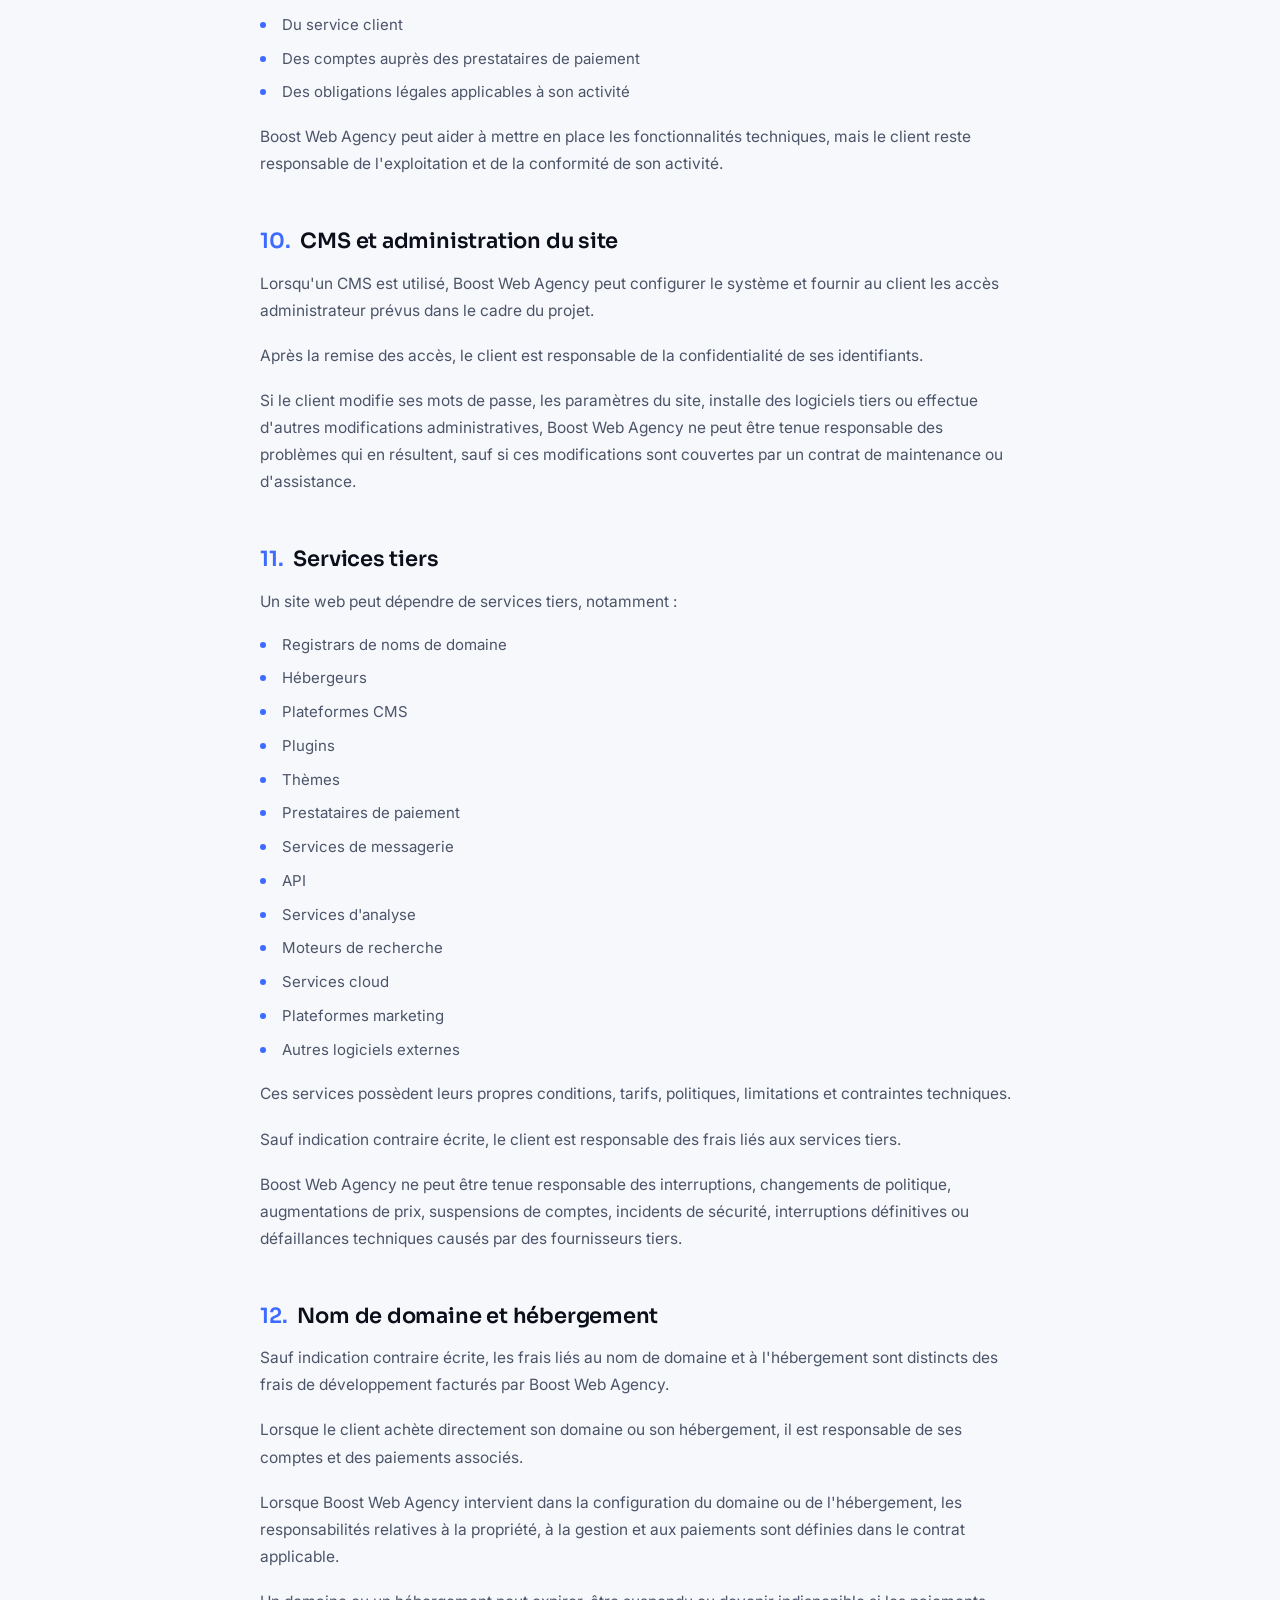
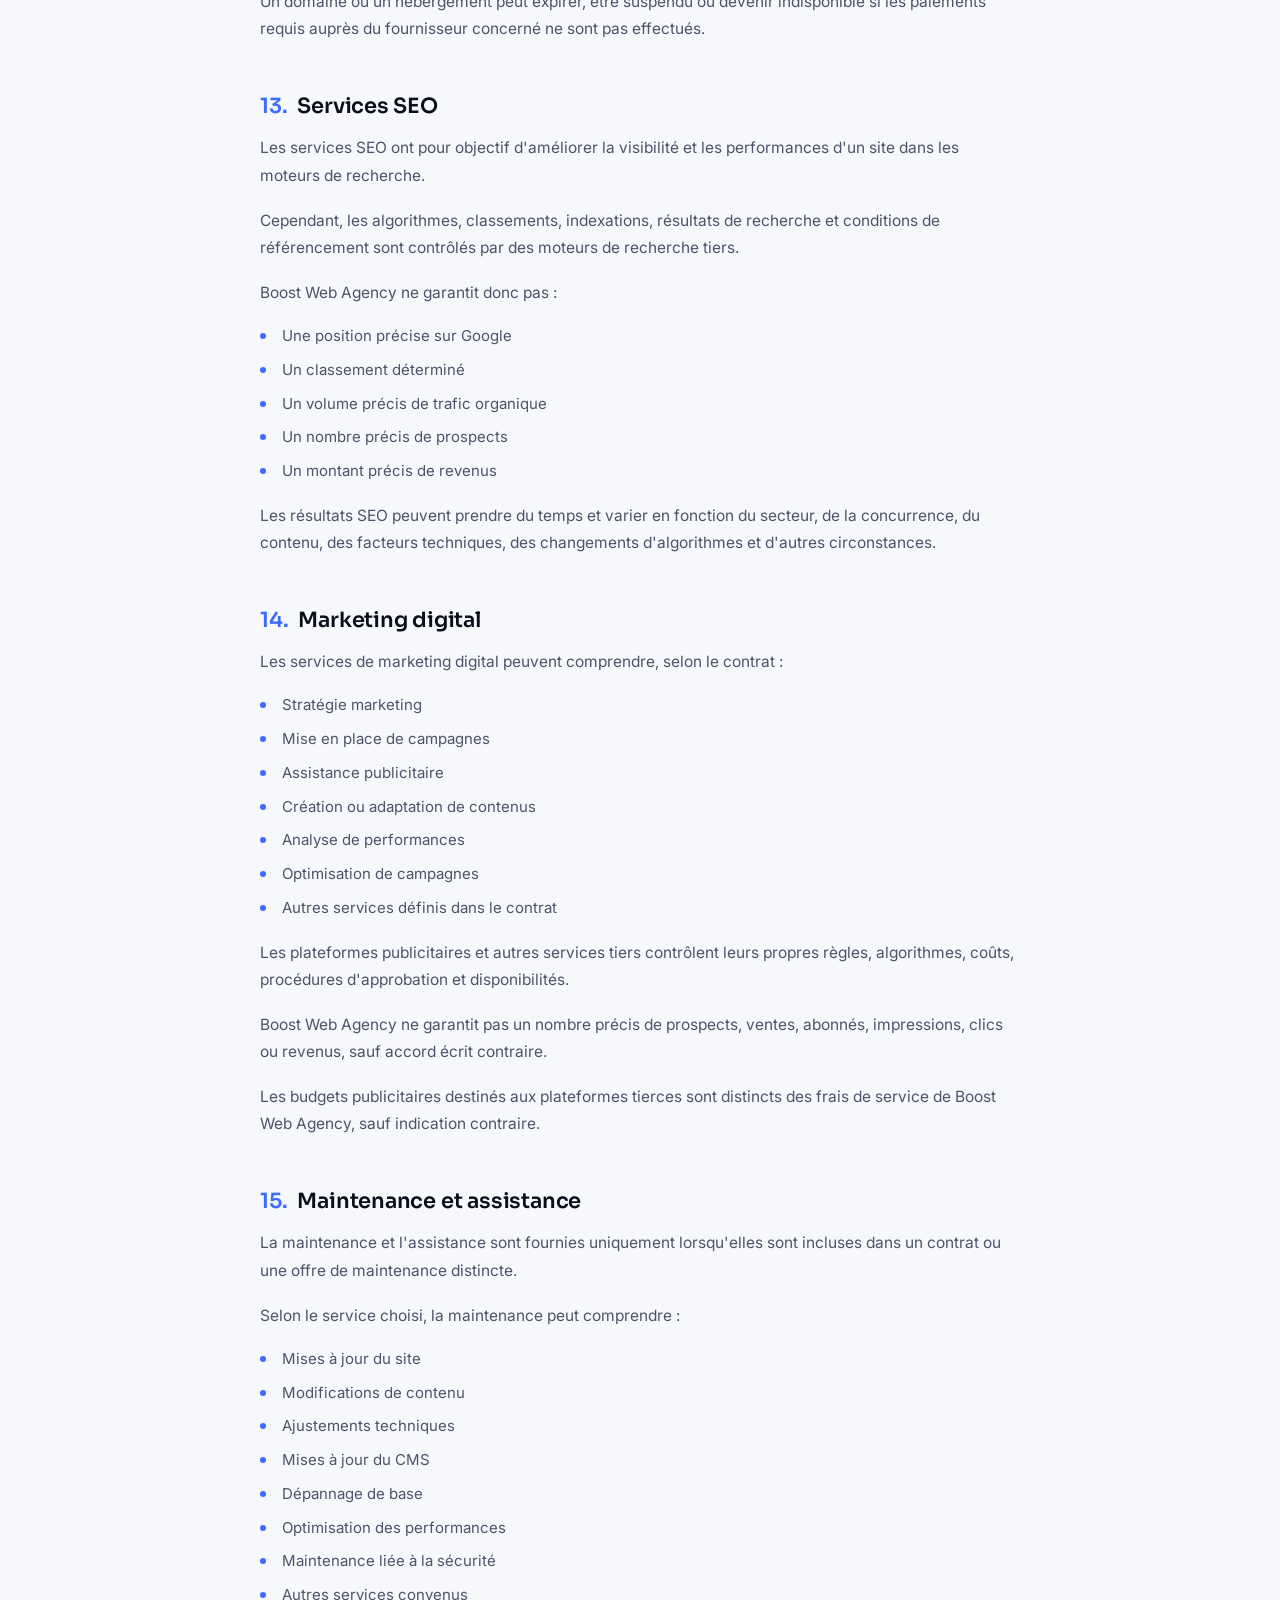
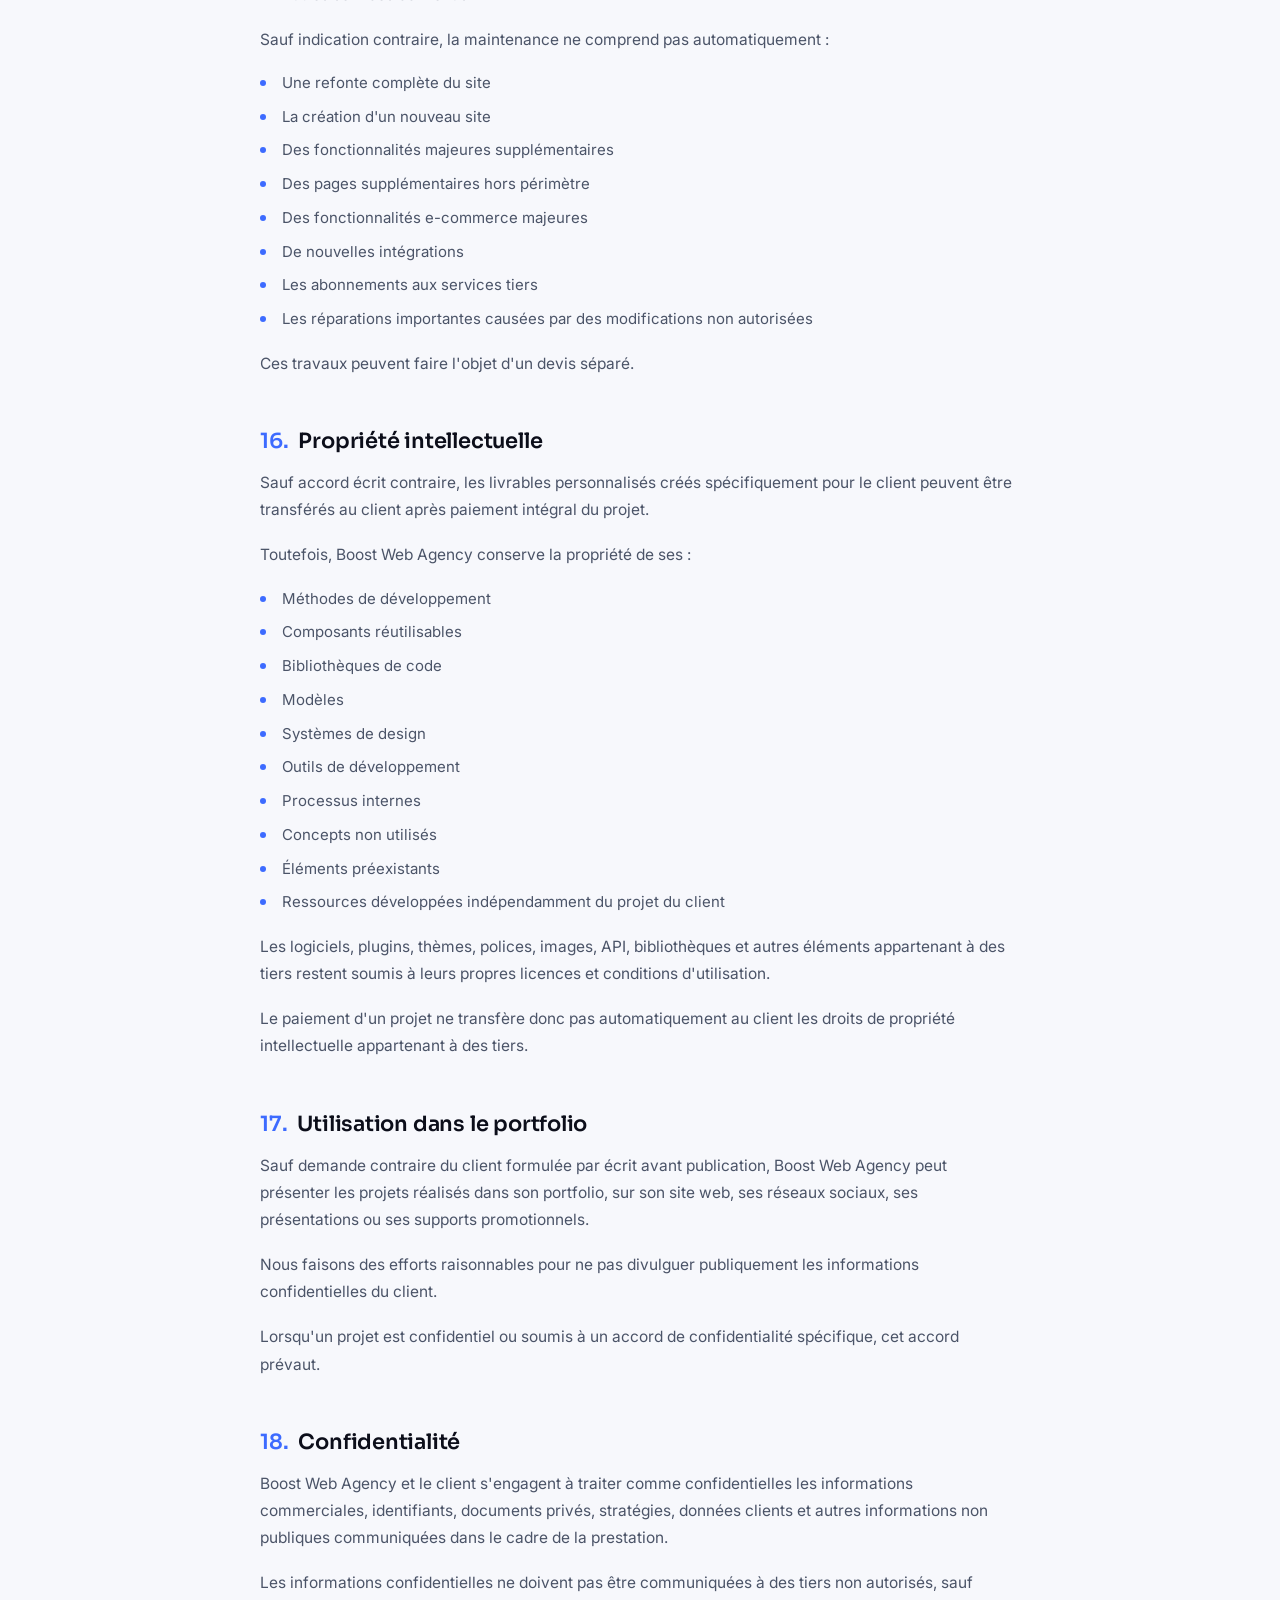
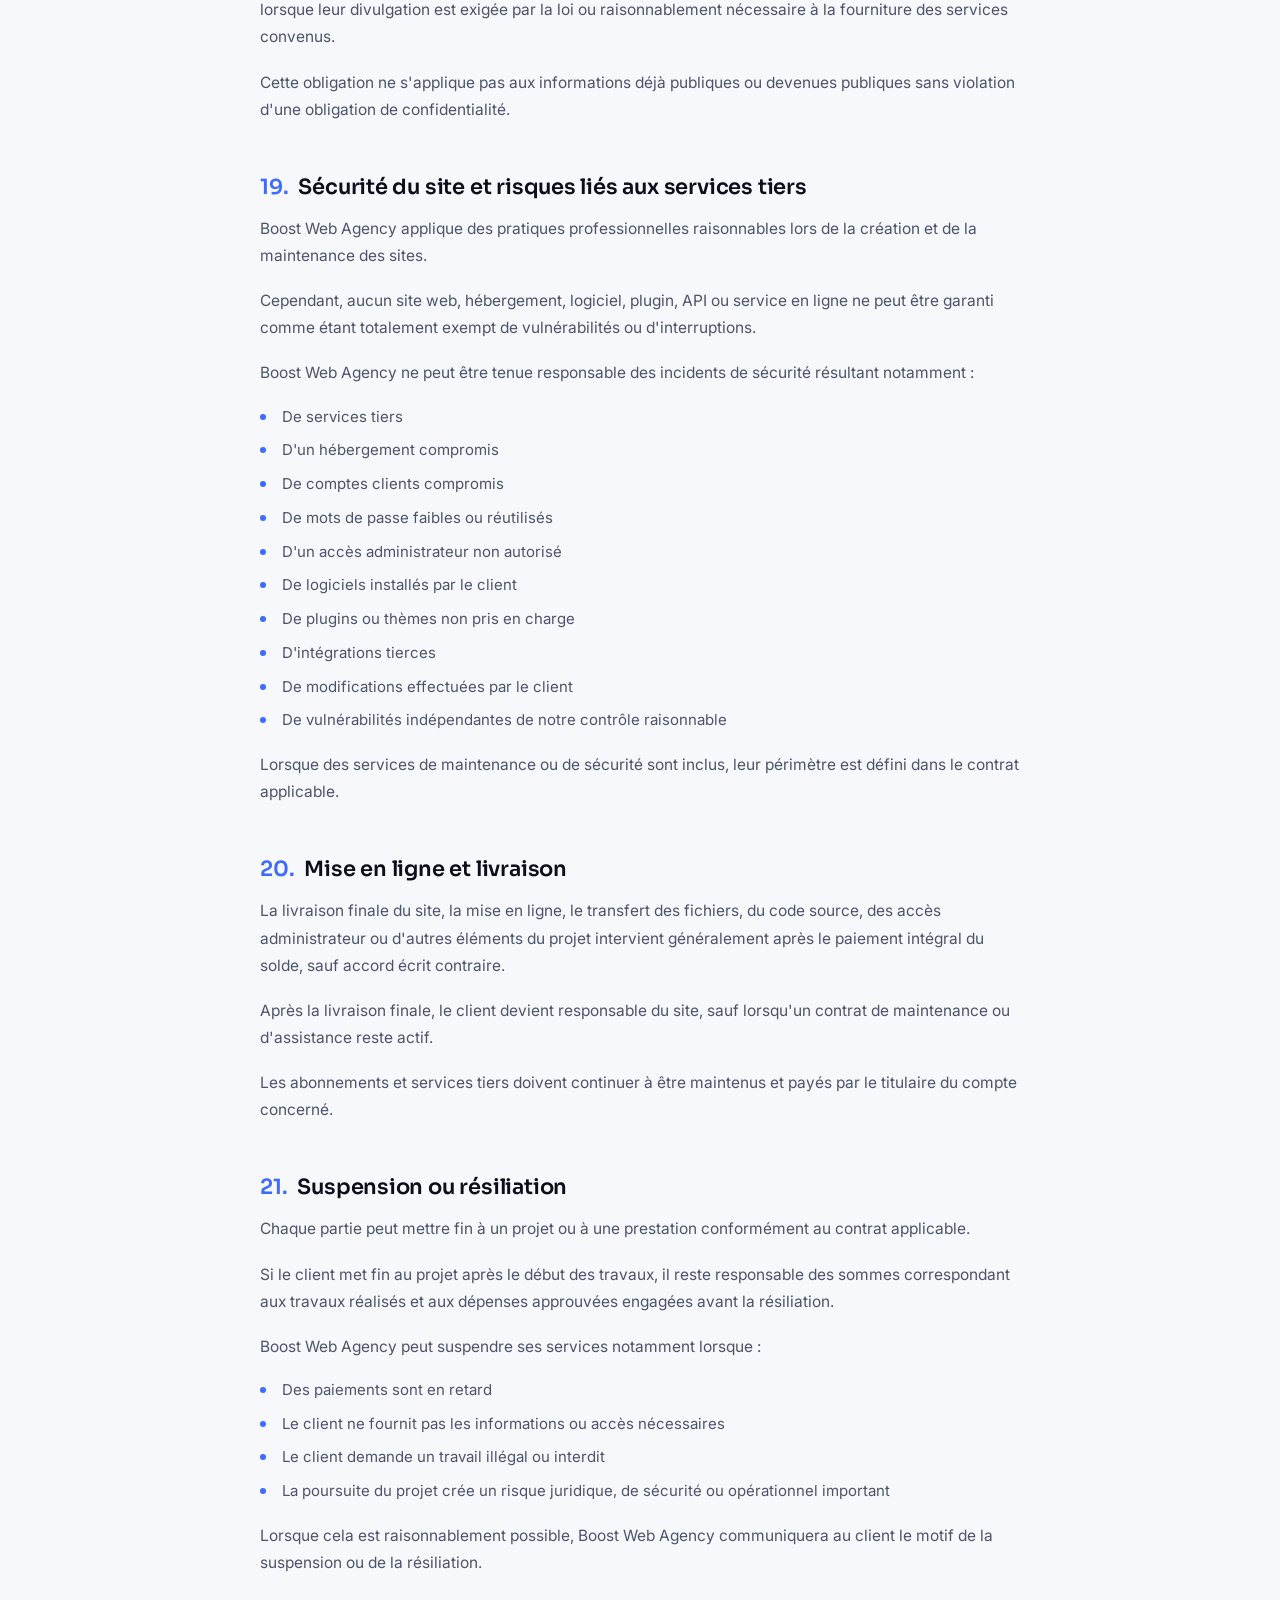
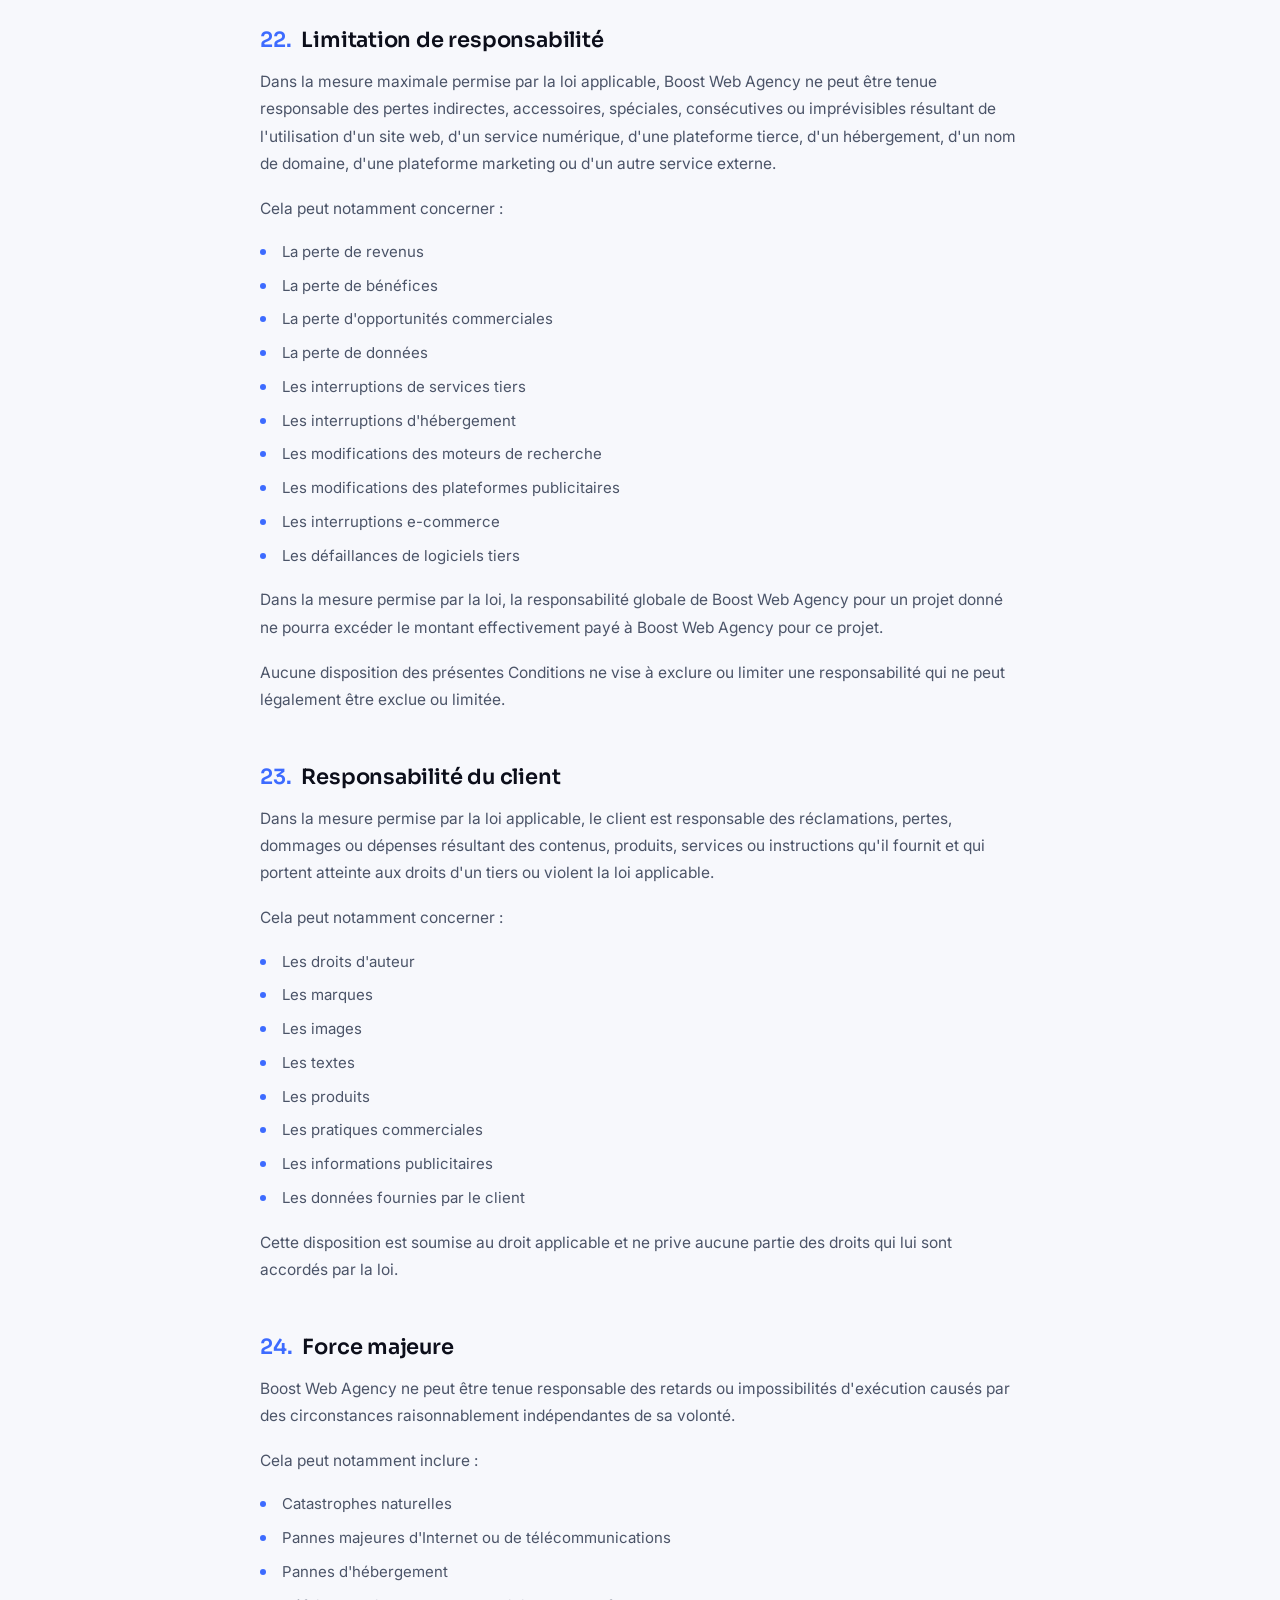
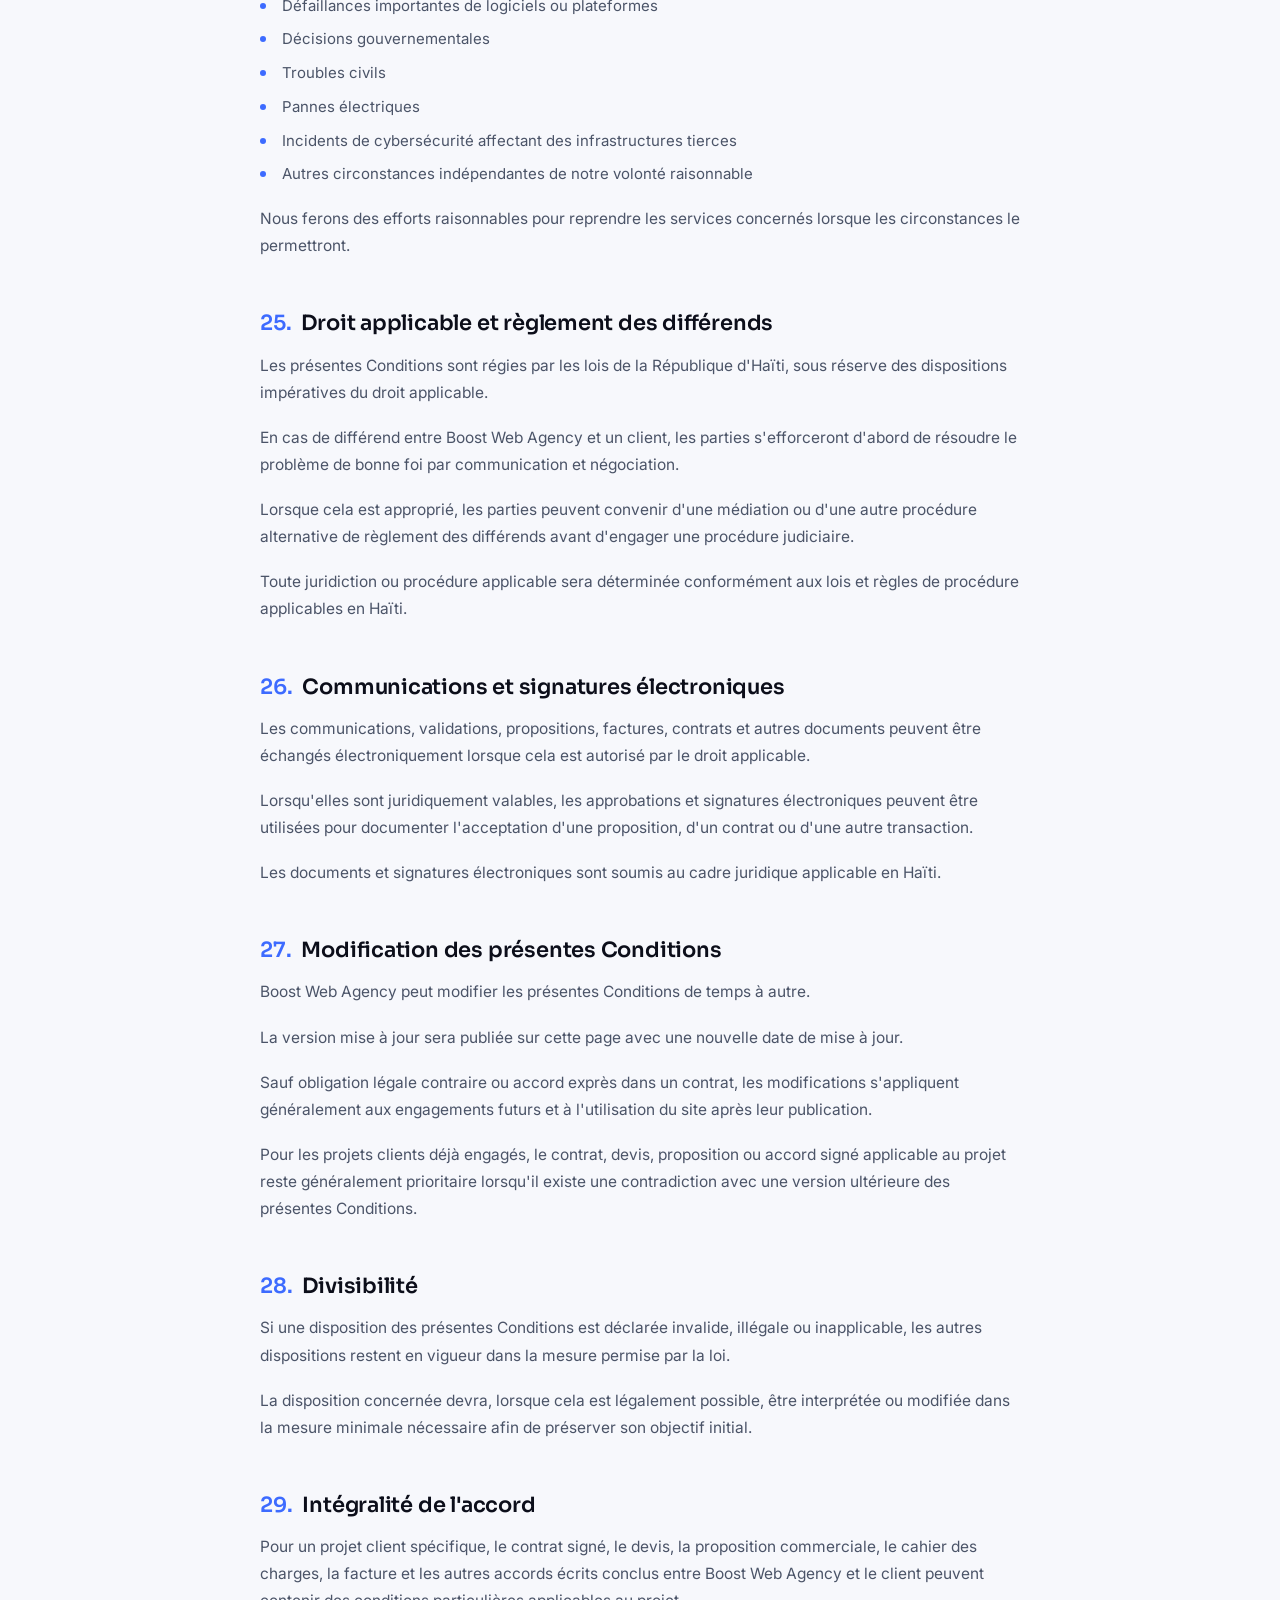
<file: conditions-generales.html>
<!DOCTYPE html>
<html lang="fr">
<head>
<meta charset="UTF-8">
<meta name="viewport" content="width=device-width, initial-scale=1.0">
<title>Conditions Générales — Boost Web Agency</title>
<meta name="description" content="Conditions Générales d'utilisation et de services de Boost Web Agency.">
<link rel="icon" href="assets/images/logo.png">
<link rel="preconnect" href="https://fonts.googleapis.com">
<link href="https://fonts.googleapis.com/css2?family=Sora:wght@500;600;700;800&family=Inter:wght@400;500;600&display=swap" rel="stylesheet">
<link rel="stylesheet" href="css/style.css">
</head>
<body>
<header id="site-header"></header>

<main>
  <section class="page-hero">
    <div class="container">
      <div class="eyebrow reveal">Conditions Générales</div>
      <h1 class="reveal">Conditions Générales</h1>
      <p class="reveal reveal-delay-1">Les présentes conditions régissent l'utilisation du site et la fourniture des services de Boost Web Agency.</p>
    </div>
  </section>

  <section class="section section--tight">
    <div class="container">
      <div class="legal-wrap">
        <div class="legal-updated">Dernière mise à jour : 4 octobre 2026</div>
        <div class="legal-content">
<p>Bienvenue sur le site de Boost Web Agency.</p>
<p>Les présentes Conditions Générales (« Conditions ») régissent l&#x27;utilisation du site web de Boost Web Agency ainsi que la fourniture de nos services numériques, notamment la création et le développement de sites web, les sites e-commerce, l&#x27;intégration de CMS, le référencement SEO, la maintenance de sites web et les services de marketing digital.</p>
<p>En utilisant notre site web, en demandant un devis, en approuvant une proposition, en signant un contrat, en effectuant un paiement ou en faisant appel aux services de Boost Web Agency, vous reconnaissez avoir lu et accepté les présentes Conditions.</p>
<p>Si vous n&#x27;acceptez pas ces Conditions, veuillez ne pas utiliser notre site web ni faire appel à nos services.</p>
<h2><span class="legal-num">1.</span> À propos de Boost Web Agency</h2>
<p>Boost Web Agency (« Boost Web Agency », « nous », « notre » ou « nos ») fournit des services numériques aux particuliers, entreprises, organisations et autres clients.</p>
<p>Nos services peuvent notamment comprendre :</p>
<ul>
<li>Conception et développement de sites web</li>
<li>Sites web professionnels</li>
<li>Sites e-commerce et boutiques en ligne</li>
<li>Mise en place et configuration de CMS</li>
<li>Refonte et amélioration de sites web</li>
<li>Référencement naturel (SEO)</li>
<li>Maintenance et assistance technique</li>
<li>Services de marketing digital</li>
<li>Optimisation des performances des sites web</li>
<li>Mise à jour de contenu</li>
<li>Autres services numériques convenus par écrit</li>
</ul>
<p>Les services effectivement fournis à un client sont définis dans le devis, la proposition commerciale, le contrat, le cahier des charges ou tout autre document applicable au projet.</p>
<h2><span class="legal-num">2.</span> Utilisation du site web</h2>
<p>Le contenu de ce site est fourni à titre informatif.</p>
<p>Nous faisons des efforts raisonnables pour maintenir les informations publiées sur notre site à jour et exactes. Toutefois, nous ne garantissons pas que toutes les informations, descriptions, disponibilités, tarifs ou autres contenus soient toujours complets, exacts ou à jour.</p>
<p>Vous vous engagez à ne pas utiliser notre site à des fins illégales ou d&#x27;une manière susceptible d&#x27;endommager, de désactiver, de surcharger ou d&#x27;interférer avec son fonctionnement.</p>
<h2><span class="legal-num">3.</span> Devis, propositions et périmètre du projet</h2>
<p>Les tarifs proposés par Boost Web Agency sont déterminés en fonction de la complexité, des fonctionnalités, des exigences, du contenu et du périmètre du projet.</p>
<p>Un devis ou une proposition peut notamment préciser :</p>
<ul>
<li>Le périmètre du projet</li>
<li>Les services inclus</li>
<li>Les livrables</li>
<li>Le calendrier estimatif</li>
<li>Le prix du projet</li>
<li>Les modalités de paiement</li>
<li>Le nombre ou le type de révisions incluses</li>
<li>Les services tiers nécessaires</li>
<li>Les exigences particulières du projet</li>
</ul>
<p>Sauf indication contraire écrite, les travaux qui ne font pas partie du périmètre initial ne sont pas inclus dans le prix convenu.</p>
<p>Toute demande supplémentaire, notamment l&#x27;ajout de pages, de fonctionnalités, d&#x27;intégrations, de contenus ou de modifications importantes, peut entraîner des frais supplémentaires et/ou une modification du calendrier.</p>
<p>La durée de validité d&#x27;un devis est celle indiquée sur le devis. Si aucune durée n&#x27;est indiquée, Boost Web Agency peut réviser le devis avant le début du projet.</p>
<h2><span class="legal-num">4.</span> Paiements</h2>
<p>Sauf accord écrit contraire, un projet peut nécessiter un paiement initial avant le commencement des travaux, le solde étant payable conformément aux modalités indiquées dans le devis, la facture ou le contrat applicable.</p>
<p>Pour les projets utilisant une structure de paiement de 50/50, le fonctionnement habituel est :</p>
<ul>
<li>50 % de paiement initial avant le début du projet</li>
<li>50 % du solde avant la livraison finale, la</li>
</ul>
<p>mise en ligne ou le transfert du projet Pour les projets plus importants, des paiements par étapes peuvent être prévus.</p>
<p>Boost Web Agency n&#x27;est pas tenue de commencer ou de poursuivre les travaux tant que le paiement requis n&#x27;a pas été reçu.</p>
<p>En cas de facture impayée à échéance, Boost Web Agency peut suspendre les travaux, la livraison, la mise en ligne ou certains services jusqu&#x27;au règlement des sommes dues.</p>
<p>Toute pénalité de retard applicable doit être indiquée dans le contrat ou la facture concernée.</p>
<h2><span class="legal-num">5.</span> Acomptes, annulation et remboursements</h2>
<p>La conception, le développement, la stratégie et les services numériques nécessitent du temps et des ressources. Les sommes correspondant aux travaux déjà réalisés peuvent ne pas être remboursables.</p>
<p>Si un client annule un projet après le début des travaux :</p>
<ul>
<li>Le client reste responsable du paiement des travaux réalisés jusqu&#x27;à la date d&#x27;annulation.</li>
<li>Les frais engagés auprès de services tiers pour le compte du client restent à la charge du client.</li>
<li>Le travail peut être suspendu ou arrêté jusqu&#x27;au règlement des sommes dues.</li>
</ul>
<p>Toute demande de remboursement sera examinée en fonction du contrat applicable, du travail déjà effectué et du droit applicable.</p>
<p>Aucune disposition des présentes Conditions n&#x27;a pour objet de supprimer un droit qui ne peut légalement être exclu.</p>
<h2><span class="legal-num">6.</span> Délais et retards</h2>
<p>Tout délai communiqué par Boost Web Agency est estimatif, sauf lorsqu&#x27;une date précise a été expressément convenue par écrit.</p>
<p>Le calendrier d&#x27;un projet peut être affecté notamment par :</p>
<ul>
<li>Un retard dans les retours du client</li>
<li>Un retard dans la transmission des contenus</li>
<li>L&#x27;absence d&#x27;images, de logos ou d&#x27;autres éléments nécessaires</li>
<li>Des validations tardives</li>
<li>Des paiements tardifs</li>
<li>Des modifications du périmètre du projet</li>
<li>L&#x27;ajout de nouvelles fonctionnalités</li>
<li>Des problèmes liés à des services tiers</li>
<li>Des problèmes liés à l&#x27;hébergement, au</li>
</ul>
<p>domaine, au CMS, aux plugins ou aux API</p>
<ul>
<li>Des circonstances indépendantes de notre volonté</li>
</ul>
<p>Boost Web Agency fera des efforts raisonnables pour maintenir l&#x27;avancement du projet et informer le client des retards importants lorsque cela est raisonnablement possible.</p>
<h2><span class="legal-num">7.</span> Responsabilités du client</h2>
<p>Le client est responsable de fournir les informations et éléments nécessaires à la réalisation du projet.</p>
<p>Selon le projet, cela peut notamment comprendre :</p>
<ul>
<li>Informations sur l&#x27;entreprise</li>
<li>Textes</li>
<li>Images et photographies</li>
<li>Logos</li>
<li>Charte graphique</li>
<li>Informations sur les produits</li>
<li>Prix</li>
<li>Vidéos</li>
<li>Informations provenant des réseaux sociaux</li>
<li>Informations relatives au domaine</li>
<li>Accès à l&#x27;hébergement</li>
<li>Accès au CMS</li>
<li>Accès aux services tiers</li>
<li>Validations et retours nécessaires</li>
</ul>
<p>Le client garantit qu&#x27;il dispose des droits, licences et autorisations nécessaires pour utiliser les éléments qu&#x27;il fournit à Boost Web Agency.</p>
<p>Le client reste responsable de l&#x27;exactitude et de la légalité des informations qu&#x27;il fournit.</p>
<p>Les retards causés par l&#x27;absence ou l&#x27;inexactitude des éléments fournis par le client peuvent entraîner une modification du calendrier du projet.</p>
<h2><span class="legal-num">8.</span> Révisions et modifications</h2>
<p>Le nombre de révisions incluses dans un projet dépend du devis, de la proposition ou du contrat applicable.</p>
<p>Une révision correspond à une modification raisonnable d&#x27;un design ou d&#x27;un livrable existant dans le cadre du périmètre convenu.</p>
<p>Les demandes qui modifient de manière importante le concept, la structure, les fonctionnalités ou le périmètre initial peuvent être considérées comme des travaux supplémentaires.</p>
<p>Cela peut notamment inclure :</p>
<ul>
<li>L&#x27;ajout de nouvelles pages non prévues</li>
<li>L&#x27;ajout de nouvelles fonctionnalités</li>
<li>La modification de la structure approuvée</li>
<li>La reconstruction d&#x27;un design déjà approuvé</li>
<li>L&#x27;ajout de nouvelles intégrations</li>
<li>La modification importante des exigences après le début du projet</li>
</ul>
<p>Ces travaux peuvent faire l&#x27;objet de frais supplémentaires et entraîner une modification du délai.</p>
<h2><span class="legal-num">9.</span> Sites web et e-commerce</h2>
<p>Pour les projets de sites web et de commerce électronique, les fonctionnalités disponibles dépendent de la plateforme, des technologies, des intégrations et des services utilisés.</p>
<p>Sauf indication expresse dans un accord écrit, Boost Web Agency ne garantit pas :</p>
<ul>
<li>Un niveau de ventes déterminé</li>
<li>Un nombre précis de visiteurs</li>
<li>Un classement précis dans les moteurs de recherche</li>
<li>Un taux de conversion précis</li>
<li>Des résultats publicitaires précis</li>
<li>Un revenu déterminé</li>
<li>Une disponibilité permanente du site fournie par un service tiers</li>
</ul>
<p>Pour les sites e-commerce, le client reste responsable notamment :</p>
<ul>
<li>Des informations sur les produits</li>
<li>Des prix</li>
<li>Des stocks</li>
<li>Des taxes applicables</li>
<li>Des conditions de livraison</li>
<li>Des politiques de retour et de remboursement</li>
<li>Du service client</li>
<li>Des comptes auprès des prestataires de paiement</li>
<li>Des obligations légales applicables à son activité</li>
</ul>
<p>Boost Web Agency peut aider à mettre en place les fonctionnalités techniques, mais le client reste responsable de l&#x27;exploitation et de la conformité de son activité.</p>
<h2><span class="legal-num">10.</span> CMS et administration du site</h2>
<p>Lorsqu&#x27;un CMS est utilisé, Boost Web Agency peut configurer le système et fournir au client les accès administrateur prévus dans le cadre du projet.</p>
<p>Après la remise des accès, le client est responsable de la confidentialité de ses identifiants.</p>
<p>Si le client modifie ses mots de passe, les paramètres du site, installe des logiciels tiers ou effectue d&#x27;autres modifications administratives, Boost Web Agency ne peut être tenue responsable des problèmes qui en résultent, sauf si ces modifications sont couvertes par un contrat de maintenance ou d&#x27;assistance.</p>
<h2><span class="legal-num">11.</span> Services tiers</h2>
<p>Un site web peut dépendre de services tiers, notamment :</p>
<ul>
<li>Registrars de noms de domaine</li>
<li>Hébergeurs</li>
<li>Plateformes CMS</li>
<li>Plugins</li>
<li>Thèmes</li>
<li>Prestataires de paiement</li>
<li>Services de messagerie</li>
<li>API</li>
<li>Services d&#x27;analyse</li>
<li>Moteurs de recherche</li>
<li>Services cloud</li>
<li>Plateformes marketing</li>
<li>Autres logiciels externes</li>
</ul>
<p>Ces services possèdent leurs propres conditions, tarifs, politiques, limitations et contraintes techniques.</p>
<p>Sauf indication contraire écrite, le client est responsable des frais liés aux services tiers.</p>
<p>Boost Web Agency ne peut être tenue responsable des interruptions, changements de politique, augmentations de prix, suspensions de comptes, incidents de sécurité, interruptions définitives ou défaillances techniques causés par des fournisseurs tiers.</p>
<h2><span class="legal-num">12.</span> Nom de domaine et hébergement</h2>
<p>Sauf indication contraire écrite, les frais liés au nom de domaine et à l&#x27;hébergement sont distincts des frais de développement facturés par Boost Web Agency.</p>
<p>Lorsque le client achète directement son domaine ou son hébergement, il est responsable de ses comptes et des paiements associés.</p>
<p>Lorsque Boost Web Agency intervient dans la configuration du domaine ou de l&#x27;hébergement, les responsabilités relatives à la propriété, à la gestion et aux paiements sont définies dans le contrat applicable.</p>
<p>Un domaine ou un hébergement peut expirer, être suspendu ou devenir indisponible si les paiements requis auprès du fournisseur concerné ne sont pas effectués.</p>
<h2><span class="legal-num">13.</span> Services SEO</h2>
<p>Les services SEO ont pour objectif d&#x27;améliorer la visibilité et les performances d&#x27;un site dans les moteurs de recherche.</p>
<p>Cependant, les algorithmes, classements, indexations, résultats de recherche et conditions de référencement sont contrôlés par des moteurs de recherche tiers.</p>
<p>Boost Web Agency ne garantit donc pas :</p>
<ul>
<li>Une position précise sur Google</li>
<li>Un classement déterminé</li>
<li>Un volume précis de trafic organique</li>
<li>Un nombre précis de prospects</li>
<li>Un montant précis de revenus</li>
</ul>
<p>Les résultats SEO peuvent prendre du temps et varier en fonction du secteur, de la concurrence, du contenu, des facteurs techniques, des changements d&#x27;algorithmes et d&#x27;autres circonstances.</p>
<h2><span class="legal-num">14.</span> Marketing digital</h2>
<p>Les services de marketing digital peuvent comprendre, selon le contrat :</p>
<ul>
<li>Stratégie marketing</li>
<li>Mise en place de campagnes</li>
<li>Assistance publicitaire</li>
<li>Création ou adaptation de contenus</li>
<li>Analyse de performances</li>
<li>Optimisation de campagnes</li>
<li>Autres services définis dans le contrat</li>
</ul>
<p>Les plateformes publicitaires et autres services tiers contrôlent leurs propres règles, algorithmes, coûts, procédures d&#x27;approbation et disponibilités.</p>
<p>Boost Web Agency ne garantit pas un nombre précis de prospects, ventes, abonnés, impressions, clics ou revenus, sauf accord écrit contraire.</p>
<p>Les budgets publicitaires destinés aux plateformes tierces sont distincts des frais de service de Boost Web Agency, sauf indication contraire.</p>
<h2><span class="legal-num">15.</span> Maintenance et assistance</h2>
<p>La maintenance et l&#x27;assistance sont fournies uniquement lorsqu&#x27;elles sont incluses dans un contrat ou une offre de maintenance distincte.</p>
<p>Selon le service choisi, la maintenance peut comprendre :</p>
<ul>
<li>Mises à jour du site</li>
<li>Modifications de contenu</li>
<li>Ajustements techniques</li>
<li>Mises à jour du CMS</li>
<li>Dépannage de base</li>
<li>Optimisation des performances</li>
<li>Maintenance liée à la sécurité</li>
<li>Autres services convenus</li>
</ul>
<p>Sauf indication contraire, la maintenance ne comprend pas automatiquement :</p>
<ul>
<li>Une refonte complète du site</li>
<li>La création d&#x27;un nouveau site</li>
<li>Des fonctionnalités majeures supplémentaires</li>
<li>Des pages supplémentaires hors périmètre</li>
<li>Des fonctionnalités e-commerce majeures</li>
<li>De nouvelles intégrations</li>
<li>Les abonnements aux services tiers</li>
<li>Les réparations importantes causées par des modifications non autorisées</li>
</ul>
<p>Ces travaux peuvent faire l&#x27;objet d&#x27;un devis séparé.</p>
<h2><span class="legal-num">16.</span> Propriété intellectuelle</h2>
<p>Sauf accord écrit contraire, les livrables personnalisés créés spécifiquement pour le client peuvent être transférés au client après paiement intégral du projet.</p>
<p>Toutefois, Boost Web Agency conserve la propriété de ses :</p>
<ul>
<li>Méthodes de développement</li>
<li>Composants réutilisables</li>
<li>Bibliothèques de code</li>
<li>Modèles</li>
<li>Systèmes de design</li>
<li>Outils de développement</li>
<li>Processus internes</li>
<li>Concepts non utilisés</li>
<li>Éléments préexistants</li>
<li>Ressources développées indépendamment du projet du client</li>
</ul>
<p>Les logiciels, plugins, thèmes, polices, images, API, bibliothèques et autres éléments appartenant à des tiers restent soumis à leurs propres licences et conditions d&#x27;utilisation.</p>
<p>Le paiement d&#x27;un projet ne transfère donc pas automatiquement au client les droits de propriété intellectuelle appartenant à des tiers.</p>
<h2><span class="legal-num">17.</span> Utilisation dans le portfolio</h2>
<p>Sauf demande contraire du client formulée par écrit avant publication, Boost Web Agency peut présenter les projets réalisés dans son portfolio, sur son site web, ses réseaux sociaux, ses présentations ou ses supports promotionnels.</p>
<p>Nous faisons des efforts raisonnables pour ne pas divulguer publiquement les informations confidentielles du client.</p>
<p>Lorsqu&#x27;un projet est confidentiel ou soumis à un accord de confidentialité spécifique, cet accord prévaut.</p>
<h2><span class="legal-num">18.</span> Confidentialité</h2>
<p>Boost Web Agency et le client s&#x27;engagent à traiter comme confidentielles les informations commerciales, identifiants, documents privés, stratégies, données clients et autres informations non publiques communiquées dans le cadre de la prestation.</p>
<p>Les informations confidentielles ne doivent pas être communiquées à des tiers non autorisés, sauf lorsque leur divulgation est exigée par la loi ou raisonnablement nécessaire à la fourniture des services convenus.</p>
<p>Cette obligation ne s&#x27;applique pas aux informations déjà publiques ou devenues publiques sans violation d&#x27;une obligation de confidentialité.</p>
<h2><span class="legal-num">19.</span> Sécurité du site et risques liés aux services tiers</h2>
<p>Boost Web Agency applique des pratiques professionnelles raisonnables lors de la création et de la maintenance des sites.</p>
<p>Cependant, aucun site web, hébergement, logiciel, plugin, API ou service en ligne ne peut être garanti comme étant totalement exempt de vulnérabilités ou d&#x27;interruptions.</p>
<p>Boost Web Agency ne peut être tenue responsable des incidents de sécurité résultant notamment :</p>
<ul>
<li>De services tiers</li>
<li>D&#x27;un hébergement compromis</li>
<li>De comptes clients compromis</li>
<li>De mots de passe faibles ou réutilisés</li>
<li>D&#x27;un accès administrateur non autorisé</li>
<li>De logiciels installés par le client</li>
<li>De plugins ou thèmes non pris en charge</li>
<li>D&#x27;intégrations tierces</li>
<li>De modifications effectuées par le client</li>
<li>De vulnérabilités indépendantes de notre contrôle raisonnable</li>
</ul>
<p>Lorsque des services de maintenance ou de sécurité sont inclus, leur périmètre est défini dans le contrat applicable.</p>
<h2><span class="legal-num">20.</span> Mise en ligne et livraison</h2>
<p>La livraison finale du site, la mise en ligne, le transfert des fichiers, du code source, des accès administrateur ou d&#x27;autres éléments du projet intervient généralement après le paiement intégral du solde, sauf accord écrit contraire.</p>
<p>Après la livraison finale, le client devient responsable du site, sauf lorsqu&#x27;un contrat de maintenance ou d&#x27;assistance reste actif.</p>
<p>Les abonnements et services tiers doivent continuer à être maintenus et payés par le titulaire du compte concerné.</p>
<h2><span class="legal-num">21.</span> Suspension ou résiliation</h2>
<p>Chaque partie peut mettre fin à un projet ou à une prestation conformément au contrat applicable.</p>
<p>Si le client met fin au projet après le début des travaux, il reste responsable des sommes correspondant aux travaux réalisés et aux dépenses approuvées engagées avant la résiliation.</p>
<p>Boost Web Agency peut suspendre ses services notamment lorsque :</p>
<ul>
<li>Des paiements sont en retard</li>
<li>Le client ne fournit pas les informations ou accès nécessaires</li>
<li>Le client demande un travail illégal ou interdit</li>
<li>La poursuite du projet crée un risque juridique, de sécurité ou opérationnel important</li>
</ul>
<p>Lorsque cela est raisonnablement possible, Boost Web Agency communiquera au client le motif de la suspension ou de la résiliation.</p>
<h2><span class="legal-num">22.</span> Limitation de responsabilité</h2>
<p>Dans la mesure maximale permise par la loi applicable, Boost Web Agency ne peut être tenue responsable des pertes indirectes, accessoires, spéciales, consécutives ou imprévisibles résultant de l&#x27;utilisation d&#x27;un site web, d&#x27;un service numérique, d&#x27;une plateforme tierce, d&#x27;un hébergement, d&#x27;un nom de domaine, d&#x27;une plateforme marketing ou d&#x27;un autre service externe.</p>
<p>Cela peut notamment concerner :</p>
<ul>
<li>La perte de revenus</li>
<li>La perte de bénéfices</li>
<li>La perte d&#x27;opportunités commerciales</li>
<li>La perte de données</li>
<li>Les interruptions de services tiers</li>
<li>Les interruptions d&#x27;hébergement</li>
<li>Les modifications des moteurs de recherche</li>
<li>Les modifications des plateformes publicitaires</li>
<li>Les interruptions e-commerce</li>
<li>Les défaillances de logiciels tiers</li>
</ul>
<p>Dans la mesure permise par la loi, la responsabilité globale de Boost Web Agency pour un projet donné ne pourra excéder le montant effectivement payé à Boost Web Agency pour ce projet.</p>
<p>Aucune disposition des présentes Conditions ne vise à exclure ou limiter une responsabilité qui ne peut légalement être exclue ou limitée.</p>
<h2><span class="legal-num">23.</span> Responsabilité du client</h2>
<p>Dans la mesure permise par la loi applicable, le client est responsable des réclamations, pertes, dommages ou dépenses résultant des contenus, produits, services ou instructions qu&#x27;il fournit et qui portent atteinte aux droits d&#x27;un tiers ou violent la loi applicable.</p>
<p>Cela peut notamment concerner :</p>
<ul>
<li>Les droits d&#x27;auteur</li>
<li>Les marques</li>
<li>Les images</li>
<li>Les textes</li>
<li>Les produits</li>
<li>Les pratiques commerciales</li>
<li>Les informations publicitaires</li>
<li>Les données fournies par le client</li>
</ul>
<p>Cette disposition est soumise au droit applicable et ne prive aucune partie des droits qui lui sont accordés par la loi.</p>
<h2><span class="legal-num">24.</span> Force majeure</h2>
<p>Boost Web Agency ne peut être tenue responsable des retards ou impossibilités d&#x27;exécution causés par des circonstances raisonnablement indépendantes de sa volonté.</p>
<p>Cela peut notamment inclure :</p>
<ul>
<li>Catastrophes naturelles</li>
<li>Pannes majeures d&#x27;Internet ou de télécommunications</li>
<li>Pannes d&#x27;hébergement</li>
<li>Défaillances importantes de logiciels ou plateformes</li>
<li>Décisions gouvernementales</li>
<li>Troubles civils</li>
<li>Pannes électriques</li>
<li>Incidents de cybersécurité affectant des infrastructures tierces</li>
<li>Autres circonstances indépendantes de notre volonté raisonnable</li>
</ul>
<p>Nous ferons des efforts raisonnables pour reprendre les services concernés lorsque les circonstances le permettront.</p>
<h2><span class="legal-num">25.</span> Droit applicable et règlement des différends</h2>
<p>Les présentes Conditions sont régies par les lois de la République d&#x27;Haïti, sous réserve des dispositions impératives du droit applicable.</p>
<p>En cas de différend entre Boost Web Agency et un client, les parties s&#x27;efforceront d&#x27;abord de résoudre le problème de bonne foi par communication et négociation.</p>
<p>Lorsque cela est approprié, les parties peuvent convenir d&#x27;une médiation ou d&#x27;une autre procédure alternative de règlement des différends avant d&#x27;engager une procédure judiciaire.</p>
<p>Toute juridiction ou procédure applicable sera déterminée conformément aux lois et règles de procédure applicables en Haïti.</p>
<h2><span class="legal-num">26.</span> Communications et signatures électroniques</h2>
<p>Les communications, validations, propositions, factures, contrats et autres documents peuvent être échangés électroniquement lorsque cela est autorisé par le droit applicable.</p>
<p>Lorsqu&#x27;elles sont juridiquement valables, les approbations et signatures électroniques peuvent être utilisées pour documenter l&#x27;acceptation d&#x27;une proposition, d&#x27;un contrat ou d&#x27;une autre transaction.</p>
<p>Les documents et signatures électroniques sont soumis au cadre juridique applicable en Haïti.</p>
<h2><span class="legal-num">27.</span> Modification des présentes Conditions</h2>
<p>Boost Web Agency peut modifier les présentes Conditions de temps à autre.</p>
<p>La version mise à jour sera publiée sur cette page avec une nouvelle date de mise à jour.</p>
<p>Sauf obligation légale contraire ou accord exprès dans un contrat, les modifications s&#x27;appliquent généralement aux engagements futurs et à l&#x27;utilisation du site après leur publication.</p>
<p>Pour les projets clients déjà engagés, le contrat, devis, proposition ou accord signé applicable au projet reste généralement prioritaire lorsqu&#x27;il existe une contradiction avec une version ultérieure des présentes Conditions.</p>
<h2><span class="legal-num">28.</span> Divisibilité</h2>
<p>Si une disposition des présentes Conditions est déclarée invalide, illégale ou inapplicable, les autres dispositions restent en vigueur dans la mesure permise par la loi.</p>
<p>La disposition concernée devra, lorsque cela est légalement possible, être interprétée ou modifiée dans la mesure minimale nécessaire afin de préserver son objectif initial.</p>
<h2><span class="legal-num">29.</span> Intégralité de l&#x27;accord</h2>
<p>Pour un projet client spécifique, le contrat signé, le devis, la proposition commerciale, le cahier des charges, la facture et les autres accords écrits conclus entre Boost Web Agency et le client peuvent contenir des conditions particulières applicables au projet.</p>
<p>En cas de contradiction entre les présentes Conditions et un contrat de projet signé, le contrat signé prévaut généralement pour les éléments spécifiques à ce projet, sauf disposition contraire.</p>
<p>En utilisant ce site web ou en faisant appel aux services de Boost Web Agency, vous reconnaissez avoir pris connaissance des présentes Conditions Générales et les avoir comprises.</p>
        </div>
      </div>
    </div>
  </section>
</main>

<footer id="site-footer"></footer>

<script src="js/content.js"></script>
<script>
  renderHeader('conditions-generales.html');
  renderFooter();
  observeReveals();
</script>
<script src="js/main.js"></script>
</body>
</html>
</file>
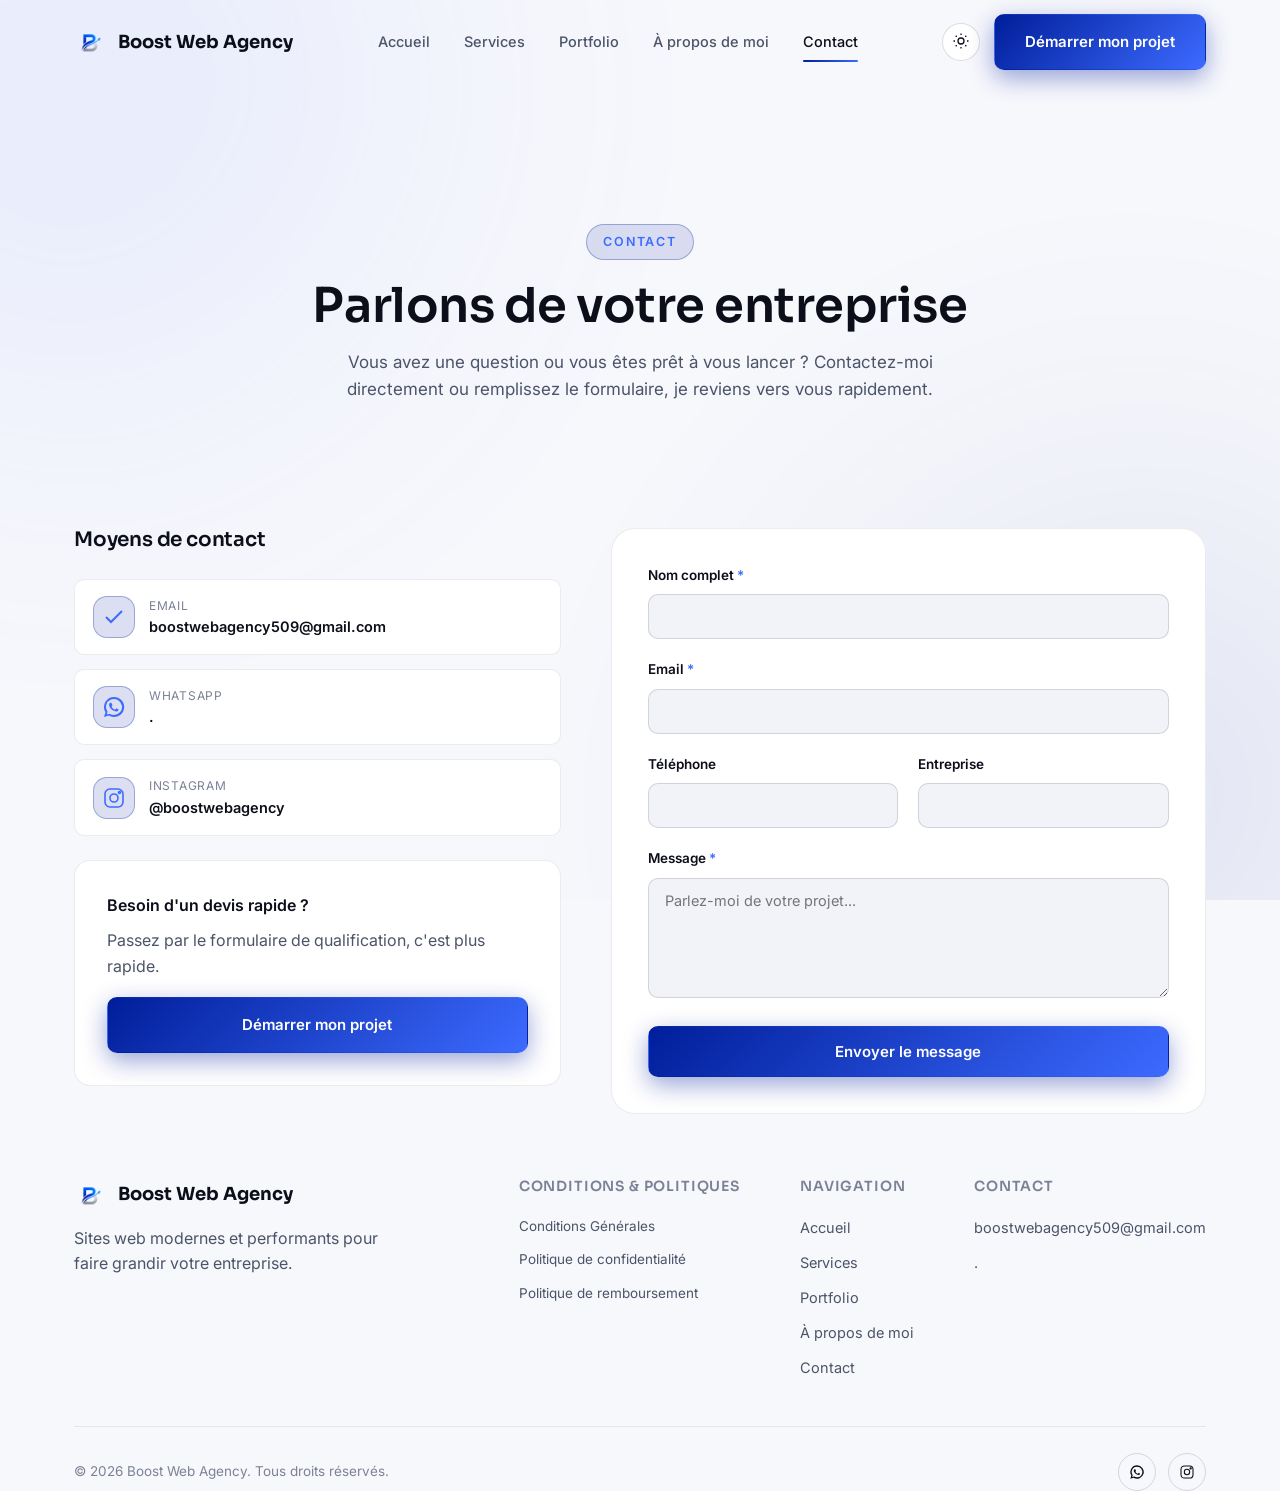
<file: contact.html>
<!DOCTYPE html>
<html lang="fr">
<head>
<meta charset="UTF-8">
<meta name="viewport" content="width=device-width, initial-scale=1.0">
<title>Contact — Boost Web Agency</title>
<meta name="description" content="Contactez Boost Web Agency pour discuter de votre projet de site web.">
<link rel="icon" href="assets/images/logo.png">
<link rel="preconnect" href="https://fonts.googleapis.com">
<link href="https://fonts.googleapis.com/css2?family=Sora:wght@500;600;700;800&family=Inter:wght@400;500;600&display=swap" rel="stylesheet">
<link rel="stylesheet" href="css/style.css">
<link rel="stylesheet" href="css/forms.css">
</head>
<body>
<header id="site-header"></header>

<main>
  <section class="page-hero">
    <div class="aurora" style="opacity:.5"></div>
    <div class="container">
      <div class="eyebrow reveal">Contact</div>
      <h1 class="reveal">Parlons de votre entreprise</h1>
      <p class="reveal reveal-delay-1">Vous avez une question ou vous êtes prêt à vous lancer ? Contactez-moi directement ou remplissez le formulaire, je reviens vers vous rapidement.</p>
    </div>
  </section>

  <section class="section section--tight">
    <div class="container">
      <div class="contact-grid">
        <div class="reveal">
          <h3 style="font-size:20px;margin-bottom:16px">Moyens de contact</h3>
          <div class="contact-methods" id="contactMethods"></div>
          <div class="card" style="margin-top:24px">
            <p style="margin:0 0 10px;color:var(--text);font-weight:600">Besoin d'un devis rapide ?</p>
            <p style="margin:0 0 18px">Passez par le formulaire de qualification, c'est plus rapide.</p>
            <a href="appliquer.html" class="btn btn-primary btn-block">Démarrer mon projet</a>
          </div>
        </div>

        <form class="form-card reveal reveal-delay-1" id="contactForm" name="contact">
          <p style="display:none" aria-hidden="true">
            <label>Ne pas remplir : <input type="text" name="_gotcha" tabindex="-1" autocomplete="off"></label>
          </p>
          <div class="field">
            <label>Nom complet <span class="req">*</span></label>
            <input type="text" name="name" required>
          </div>
          <div class="field">
            <label>Email <span class="req">*</span></label>
            <input type="email" name="email" required>
          </div>
          <div class="grid grid-2" style="gap:20px">
            <div class="field">
              <label>Téléphone</label>
              <input type="tel" name="phone">
            </div>
            <div class="field">
              <label>Entreprise</label>
              <input type="text" name="company">
            </div>
          </div>
          <div class="field">
            <label>Message <span class="req">*</span></label>
            <textarea name="message" required placeholder="Parlez-moi de votre projet..."></textarea>
          </div>
          <button type="submit" class="btn btn-primary btn-block">Envoyer le message</button>
          <div id="formStatus" class="form-status" role="status" aria-live="polite"></div>
        </form>
      </div>
    </div>
  </section>
</main>

<footer id="site-footer"></footer>

<script src="js/content.js"></script>
<script src="js/forms.js"></script>
<script>
  renderHeader('contact.html');
  renderFooter();
  (async ()=>{
    const settings = await Content.load('content/settings.json');
    document.getElementById('contactMethods').innerHTML = `
      <a class="contact-method" href="mailto:${settings.contact_email}">
        <div class="icon-badge">${ICONS.check}</div>
        <div><div class="contact-method-label">Email</div><div class="contact-method-value">${settings.contact_email}</div></div>
      </a>
      <a class="contact-method" href="${settings.whatsapp_link}" target="_blank" rel="noopener">
        <div class="icon-badge">${ICONS.whatsapp}</div>
        <div><div class="contact-method-label">WhatsApp</div><div class="contact-method-value">${settings.whatsapp_number}</div></div>
      </a>
      ${settings.instagram_link ? `
      <a class="contact-method" href="${settings.instagram_link}" target="_blank" rel="noopener">
        <div class="icon-badge">${ICONS.instagram}</div>
        <div><div class="contact-method-label">Instagram</div><div class="contact-method-value">@boostwebagency</div></div>
      </a>` : ''}
    `;

  })();

  // E-mail (Formspree) + WhatsApp : toute la logique est dans js/forms.js
  FormDelivery.initContactForm('contactForm', 'formStatus');
</script>
<script src="js/main.js"></script>
</body>
</html>
</file>
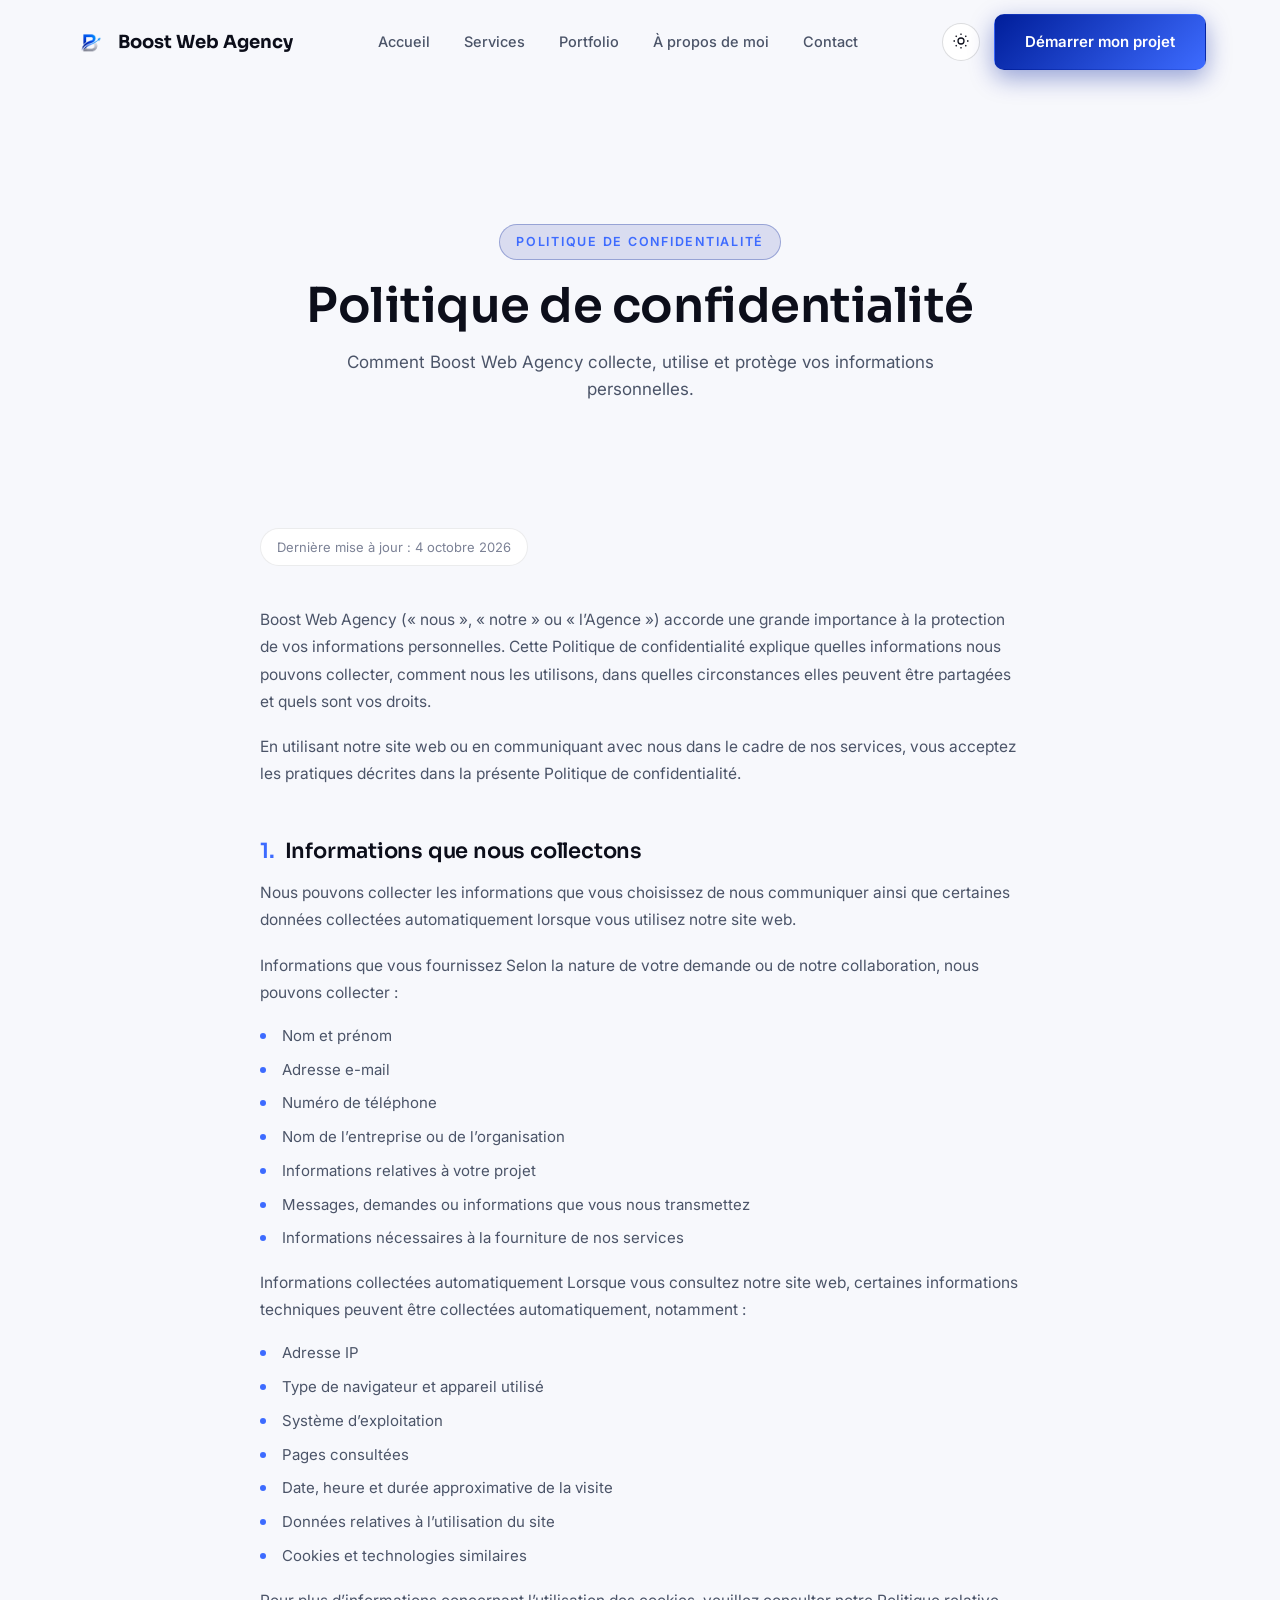
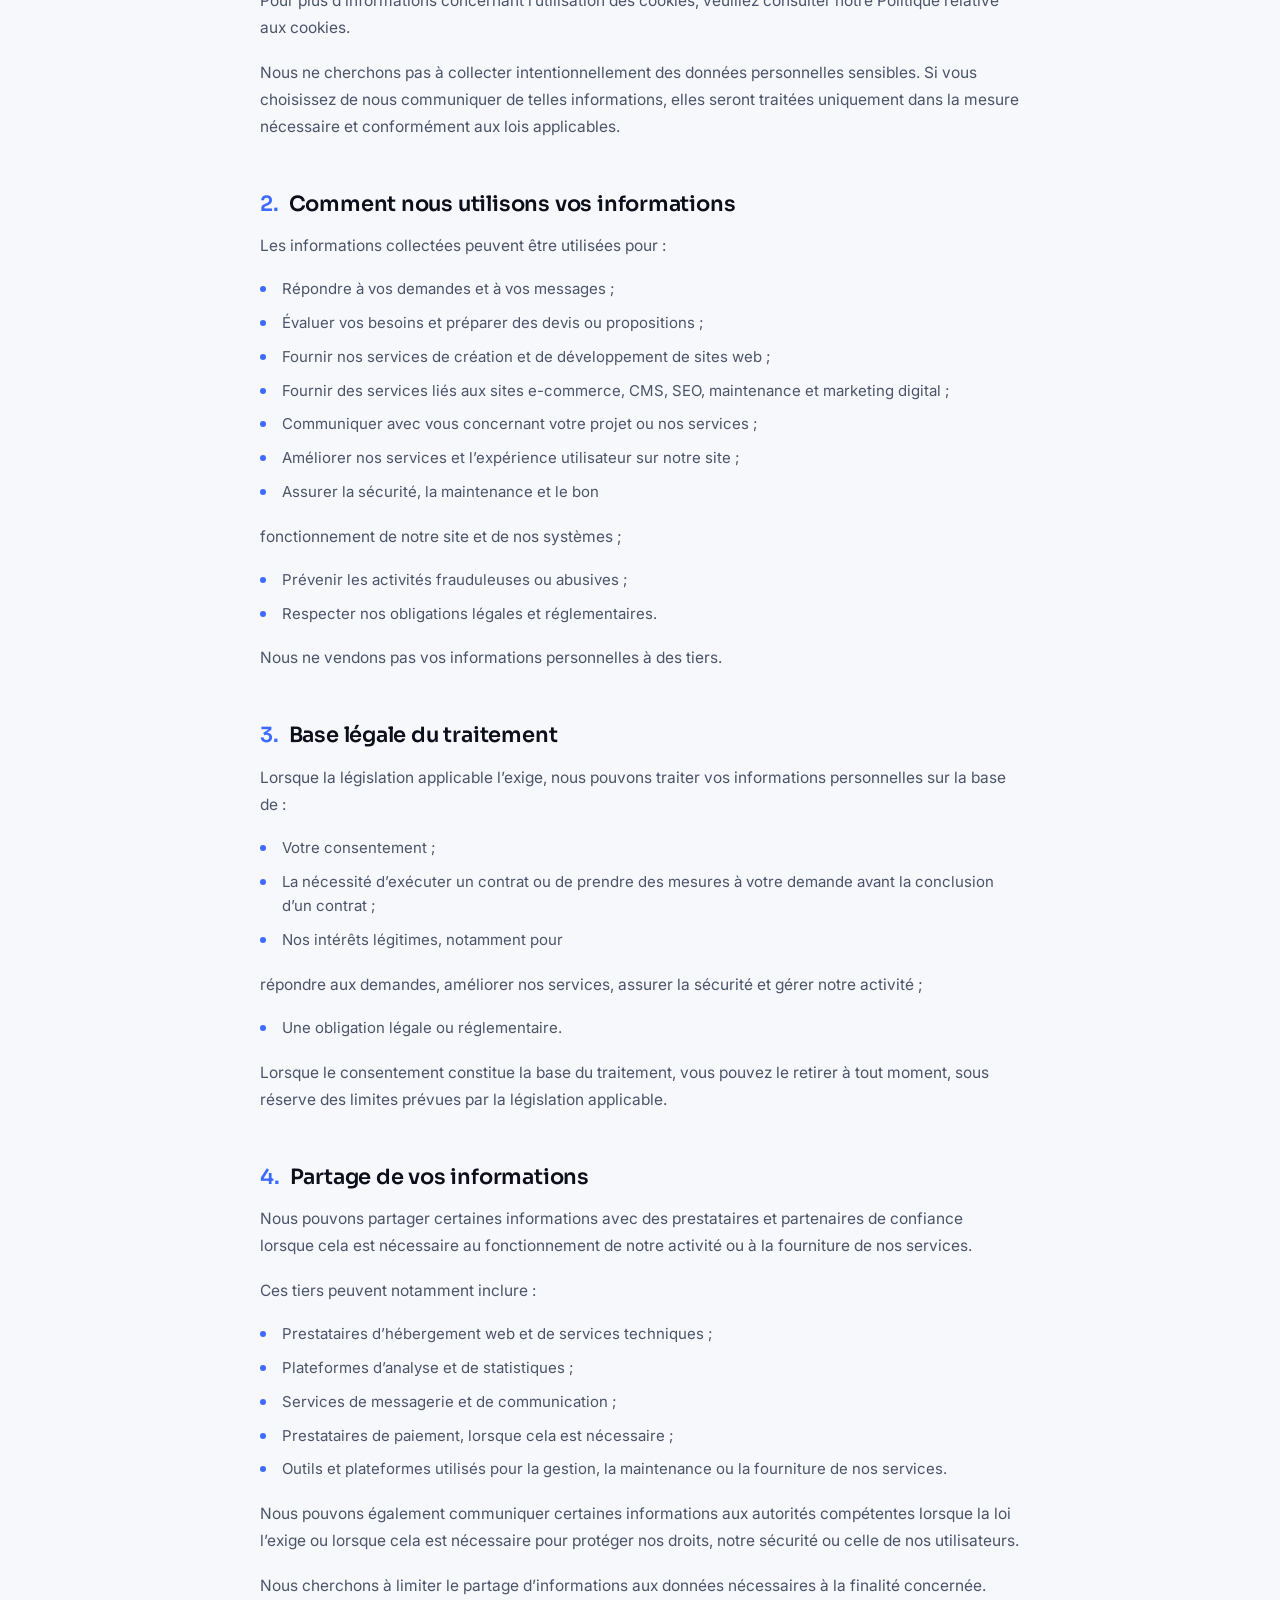
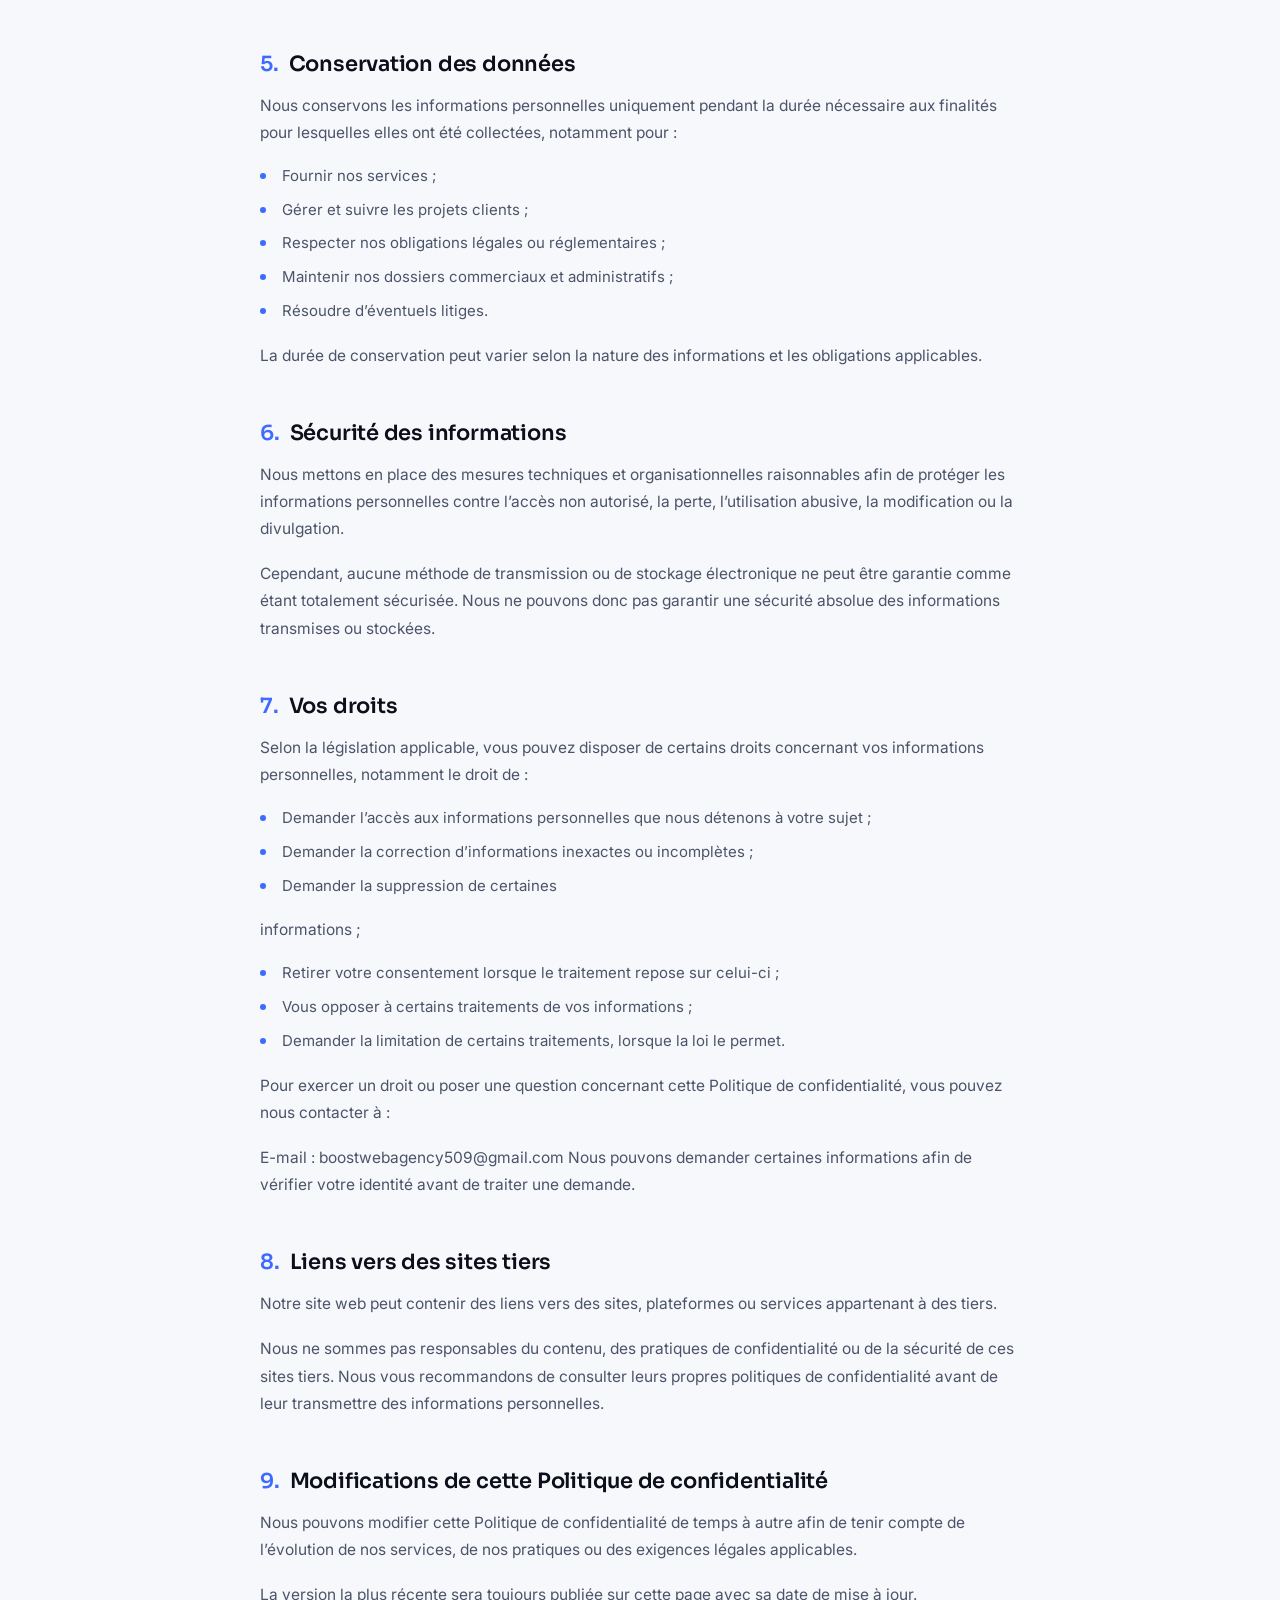
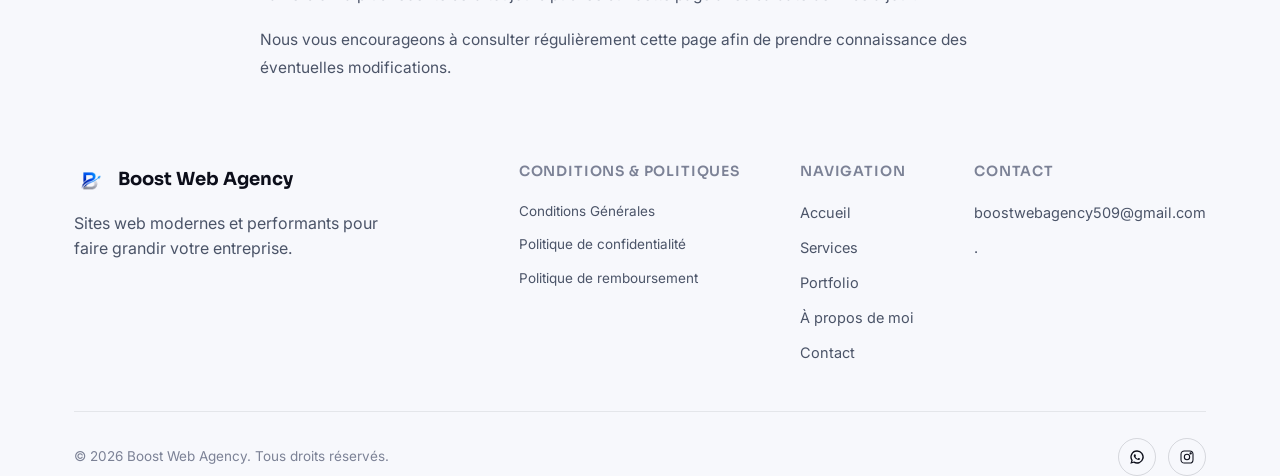
<file: politique-confidentialite.html>
<!DOCTYPE html>
<html lang="fr">
<head>
<meta charset="UTF-8">
<meta name="viewport" content="width=device-width, initial-scale=1.0">
<title>Politique de confidentialité — Boost Web Agency</title>
<meta name="description" content="Politique de confidentialité de Boost Web Agency : collecte, usage et protection de vos données.">
<link rel="icon" href="assets/images/logo.png">
<link rel="preconnect" href="https://fonts.googleapis.com">
<link href="https://fonts.googleapis.com/css2?family=Sora:wght@500;600;700;800&family=Inter:wght@400;500;600&display=swap" rel="stylesheet">
<link rel="stylesheet" href="css/style.css">
</head>
<body>
<header id="site-header"></header>

<main>
  <section class="page-hero">
    <div class="container">
      <div class="eyebrow reveal">Politique de confidentialité</div>
      <h1 class="reveal">Politique de confidentialité</h1>
      <p class="reveal reveal-delay-1">Comment Boost Web Agency collecte, utilise et protège vos informations personnelles.</p>
    </div>
  </section>

  <section class="section section--tight">
    <div class="container">
      <div class="legal-wrap">
        <div class="legal-updated">Dernière mise à jour : 4 octobre 2026</div>
        <div class="legal-content">
<p>Boost Web Agency (« nous », « notre » ou « l’Agence ») accorde une grande importance à la protection de vos informations personnelles. Cette Politique de confidentialité explique quelles informations nous pouvons collecter, comment nous les utilisons, dans quelles circonstances elles peuvent être partagées et quels sont vos droits.</p>
<p>En utilisant notre site web ou en communiquant avec nous dans le cadre de nos services, vous acceptez les pratiques décrites dans la présente Politique de confidentialité.</p>
<h2><span class="legal-num">1.</span> Informations que nous collectons</h2>
<p>Nous pouvons collecter les informations que vous choisissez de nous communiquer ainsi que certaines données collectées automatiquement lorsque vous utilisez notre site web.</p>
<p>Informations que vous fournissez Selon la nature de votre demande ou de notre collaboration, nous pouvons collecter :</p>
<ul>
<li>Nom et prénom</li>
<li>Adresse e-mail</li>
<li>Numéro de téléphone</li>
<li>Nom de l’entreprise ou de l’organisation</li>
<li>Informations relatives à votre projet</li>
<li>Messages, demandes ou informations que vous nous transmettez</li>
<li>Informations nécessaires à la fourniture de nos services</li>
</ul>
<p>Informations collectées automatiquement Lorsque vous consultez notre site web, certaines informations techniques peuvent être collectées automatiquement, notamment :</p>
<ul>
<li>Adresse IP</li>
<li>Type de navigateur et appareil utilisé</li>
<li>Système d’exploitation</li>
<li>Pages consultées</li>
<li>Date, heure et durée approximative de la visite</li>
<li>Données relatives à l’utilisation du site</li>
<li>Cookies et technologies similaires</li>
</ul>
<p>Pour plus d’informations concernant l’utilisation des cookies, veuillez consulter notre Politique relative aux cookies.</p>
<p>Nous ne cherchons pas à collecter intentionnellement des données personnelles sensibles. Si vous choisissez de nous communiquer de telles informations, elles seront traitées uniquement dans la mesure nécessaire et conformément aux lois applicables.</p>
<h2><span class="legal-num">2.</span> Comment nous utilisons vos informations</h2>
<p>Les informations collectées peuvent être utilisées pour :</p>
<ul>
<li>Répondre à vos demandes et à vos messages ;</li>
<li>Évaluer vos besoins et préparer des devis ou propositions ;</li>
<li>Fournir nos services de création et de développement de sites web ;</li>
<li>Fournir des services liés aux sites e-commerce, CMS, SEO, maintenance et marketing digital ;</li>
<li>Communiquer avec vous concernant votre projet ou nos services ;</li>
<li>Améliorer nos services et l’expérience utilisateur sur notre site ;</li>
<li>Assurer la sécurité, la maintenance et le bon</li>
</ul>
<p>fonctionnement de notre site et de nos systèmes ;</p>
<ul>
<li>Prévenir les activités frauduleuses ou abusives ;</li>
<li>Respecter nos obligations légales et réglementaires.</li>
</ul>
<p>Nous ne vendons pas vos informations personnelles à des tiers.</p>
<h2><span class="legal-num">3.</span> Base légale du traitement</h2>
<p>Lorsque la législation applicable l’exige, nous pouvons traiter vos informations personnelles sur la base de :</p>
<ul>
<li>Votre consentement ;</li>
<li>La nécessité d’exécuter un contrat ou de prendre des mesures à votre demande avant la conclusion d’un contrat ;</li>
<li>Nos intérêts légitimes, notamment pour</li>
</ul>
<p>répondre aux demandes, améliorer nos services, assurer la sécurité et gérer notre activité ;</p>
<ul>
<li>Une obligation légale ou réglementaire.</li>
</ul>
<p>Lorsque le consentement constitue la base du traitement, vous pouvez le retirer à tout moment, sous réserve des limites prévues par la législation applicable.</p>
<h2><span class="legal-num">4.</span> Partage de vos informations</h2>
<p>Nous pouvons partager certaines informations avec des prestataires et partenaires de confiance lorsque cela est nécessaire au fonctionnement de notre activité ou à la fourniture de nos services.</p>
<p>Ces tiers peuvent notamment inclure :</p>
<ul>
<li>Prestataires d’hébergement web et de services techniques ;</li>
<li>Plateformes d’analyse et de statistiques ;</li>
<li>Services de messagerie et de communication ;</li>
<li>Prestataires de paiement, lorsque cela est nécessaire ;</li>
<li>Outils et plateformes utilisés pour la gestion, la maintenance ou la fourniture de nos services.</li>
</ul>
<p>Nous pouvons également communiquer certaines informations aux autorités compétentes lorsque la loi l’exige ou lorsque cela est nécessaire pour protéger nos droits, notre sécurité ou celle de nos utilisateurs.</p>
<p>Nous cherchons à limiter le partage d’informations aux données nécessaires à la finalité concernée.</p>
<h2><span class="legal-num">5.</span> Conservation des données</h2>
<p>Nous conservons les informations personnelles uniquement pendant la durée nécessaire aux finalités pour lesquelles elles ont été collectées, notamment pour :</p>
<ul>
<li>Fournir nos services ;</li>
<li>Gérer et suivre les projets clients ;</li>
<li>Respecter nos obligations légales ou réglementaires ;</li>
<li>Maintenir nos dossiers commerciaux et administratifs ;</li>
<li>Résoudre d’éventuels litiges.</li>
</ul>
<p>La durée de conservation peut varier selon la nature des informations et les obligations applicables.</p>
<h2><span class="legal-num">6.</span> Sécurité des informations</h2>
<p>Nous mettons en place des mesures techniques et organisationnelles raisonnables afin de protéger les informations personnelles contre l’accès non autorisé, la perte, l’utilisation abusive, la modification ou la divulgation.</p>
<p>Cependant, aucune méthode de transmission ou de stockage électronique ne peut être garantie comme étant totalement sécurisée. Nous ne pouvons donc pas garantir une sécurité absolue des informations transmises ou stockées.</p>
<h2><span class="legal-num">7.</span> Vos droits</h2>
<p>Selon la législation applicable, vous pouvez disposer de certains droits concernant vos informations personnelles, notamment le droit de :</p>
<ul>
<li>Demander l’accès aux informations personnelles que nous détenons à votre sujet ;</li>
<li>Demander la correction d’informations inexactes ou incomplètes ;</li>
<li>Demander la suppression de certaines</li>
</ul>
<p>informations ;</p>
<ul>
<li>Retirer votre consentement lorsque le traitement repose sur celui-ci ;</li>
<li>Vous opposer à certains traitements de vos informations ;</li>
<li>Demander la limitation de certains traitements, lorsque la loi le permet.</li>
</ul>
<p>Pour exercer un droit ou poser une question concernant cette Politique de confidentialité, vous pouvez nous contacter à :</p>
<p>E-mail : boostwebagency509@gmail.com Nous pouvons demander certaines informations afin de vérifier votre identité avant de traiter une demande.</p>
<h2><span class="legal-num">8.</span> Liens vers des sites tiers</h2>
<p>Notre site web peut contenir des liens vers des sites, plateformes ou services appartenant à des tiers.</p>
<p>Nous ne sommes pas responsables du contenu, des pratiques de confidentialité ou de la sécurité de ces sites tiers. Nous vous recommandons de consulter leurs propres politiques de confidentialité avant de leur transmettre des informations personnelles.</p>
<h2><span class="legal-num">9.</span> Modifications de cette Politique de confidentialité</h2>
<p>Nous pouvons modifier cette Politique de confidentialité de temps à autre afin de tenir compte de l’évolution de nos services, de nos pratiques ou des exigences légales applicables.</p>
<p>La version la plus récente sera toujours publiée sur cette page avec sa date de mise à jour.</p>
<p>Nous vous encourageons à consulter régulièrement cette page afin de prendre connaissance des éventuelles modifications.</p>
        </div>
      </div>
    </div>
  </section>
</main>

<footer id="site-footer"></footer>

<script src="js/content.js"></script>
<script>
  renderHeader('politique-confidentialite.html');
  renderFooter();
  observeReveals();
</script>
<script src="js/main.js"></script>
</body>
</html>
</file>
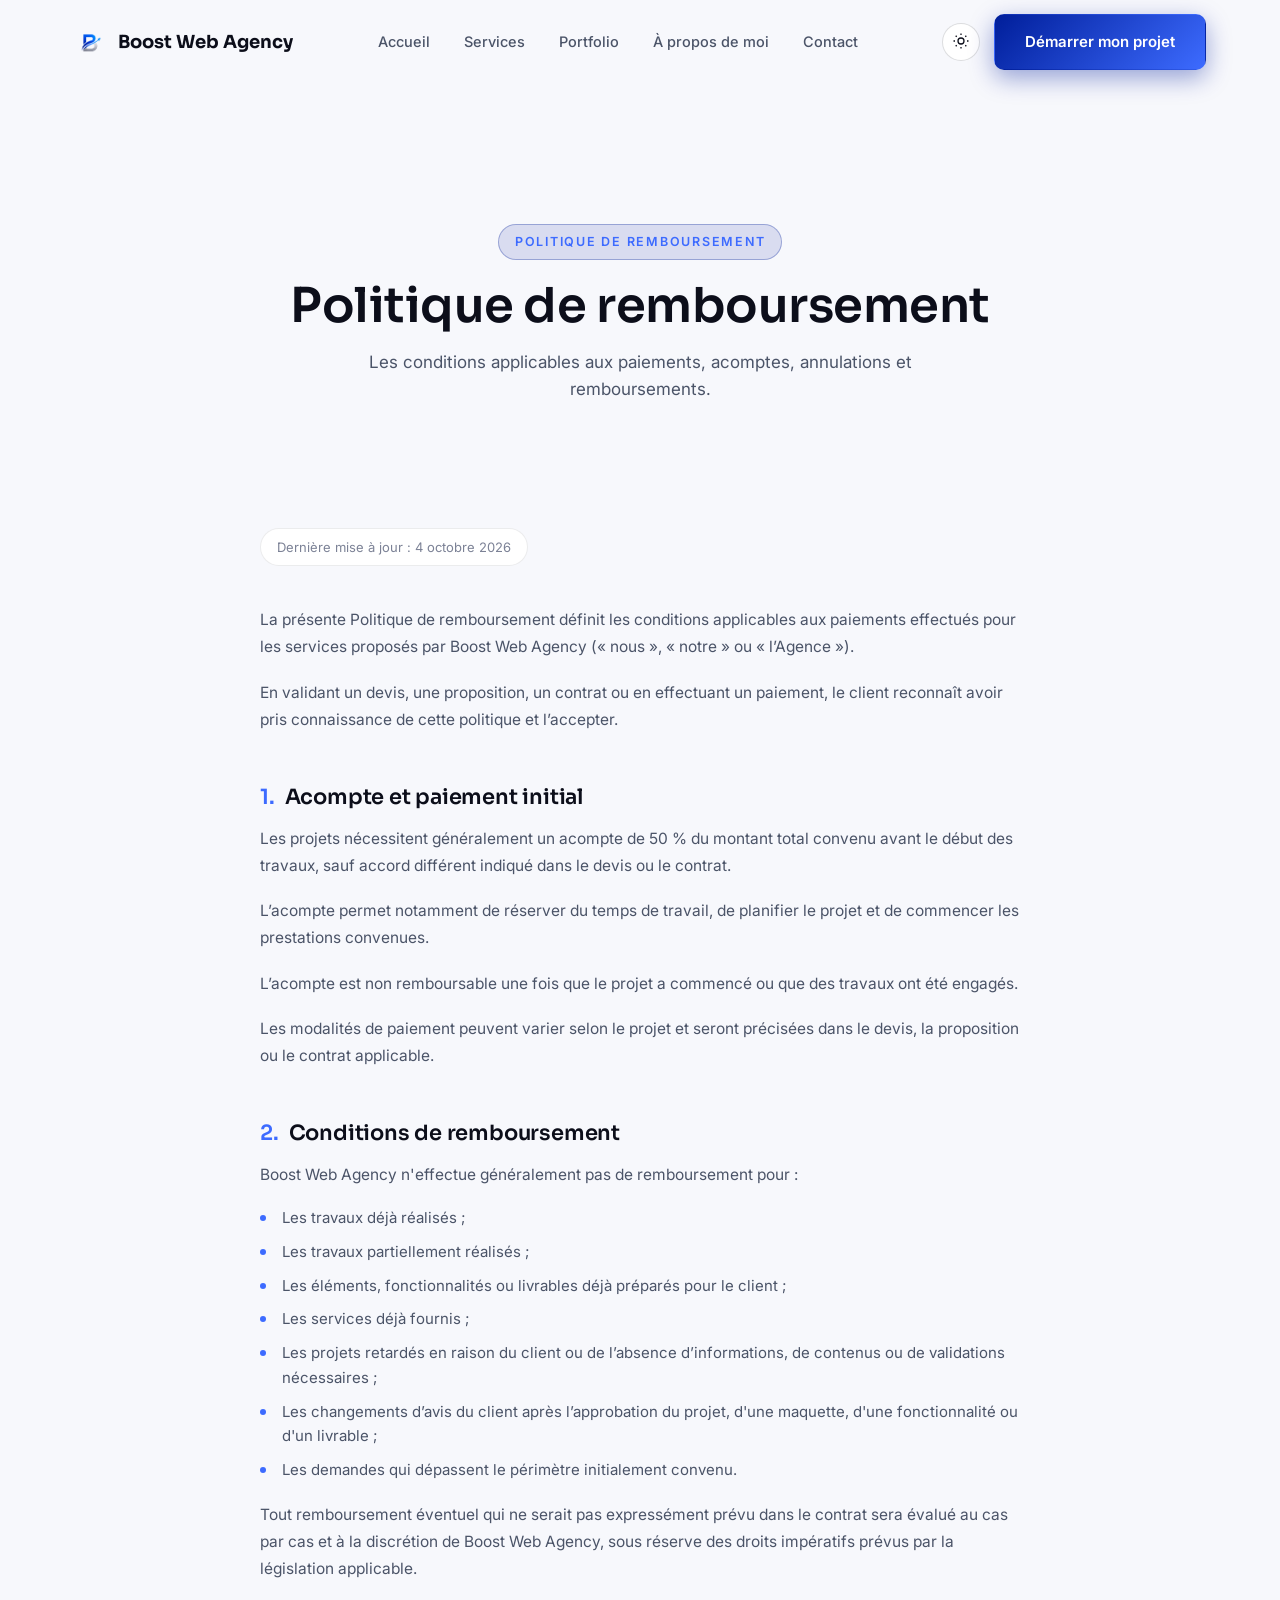
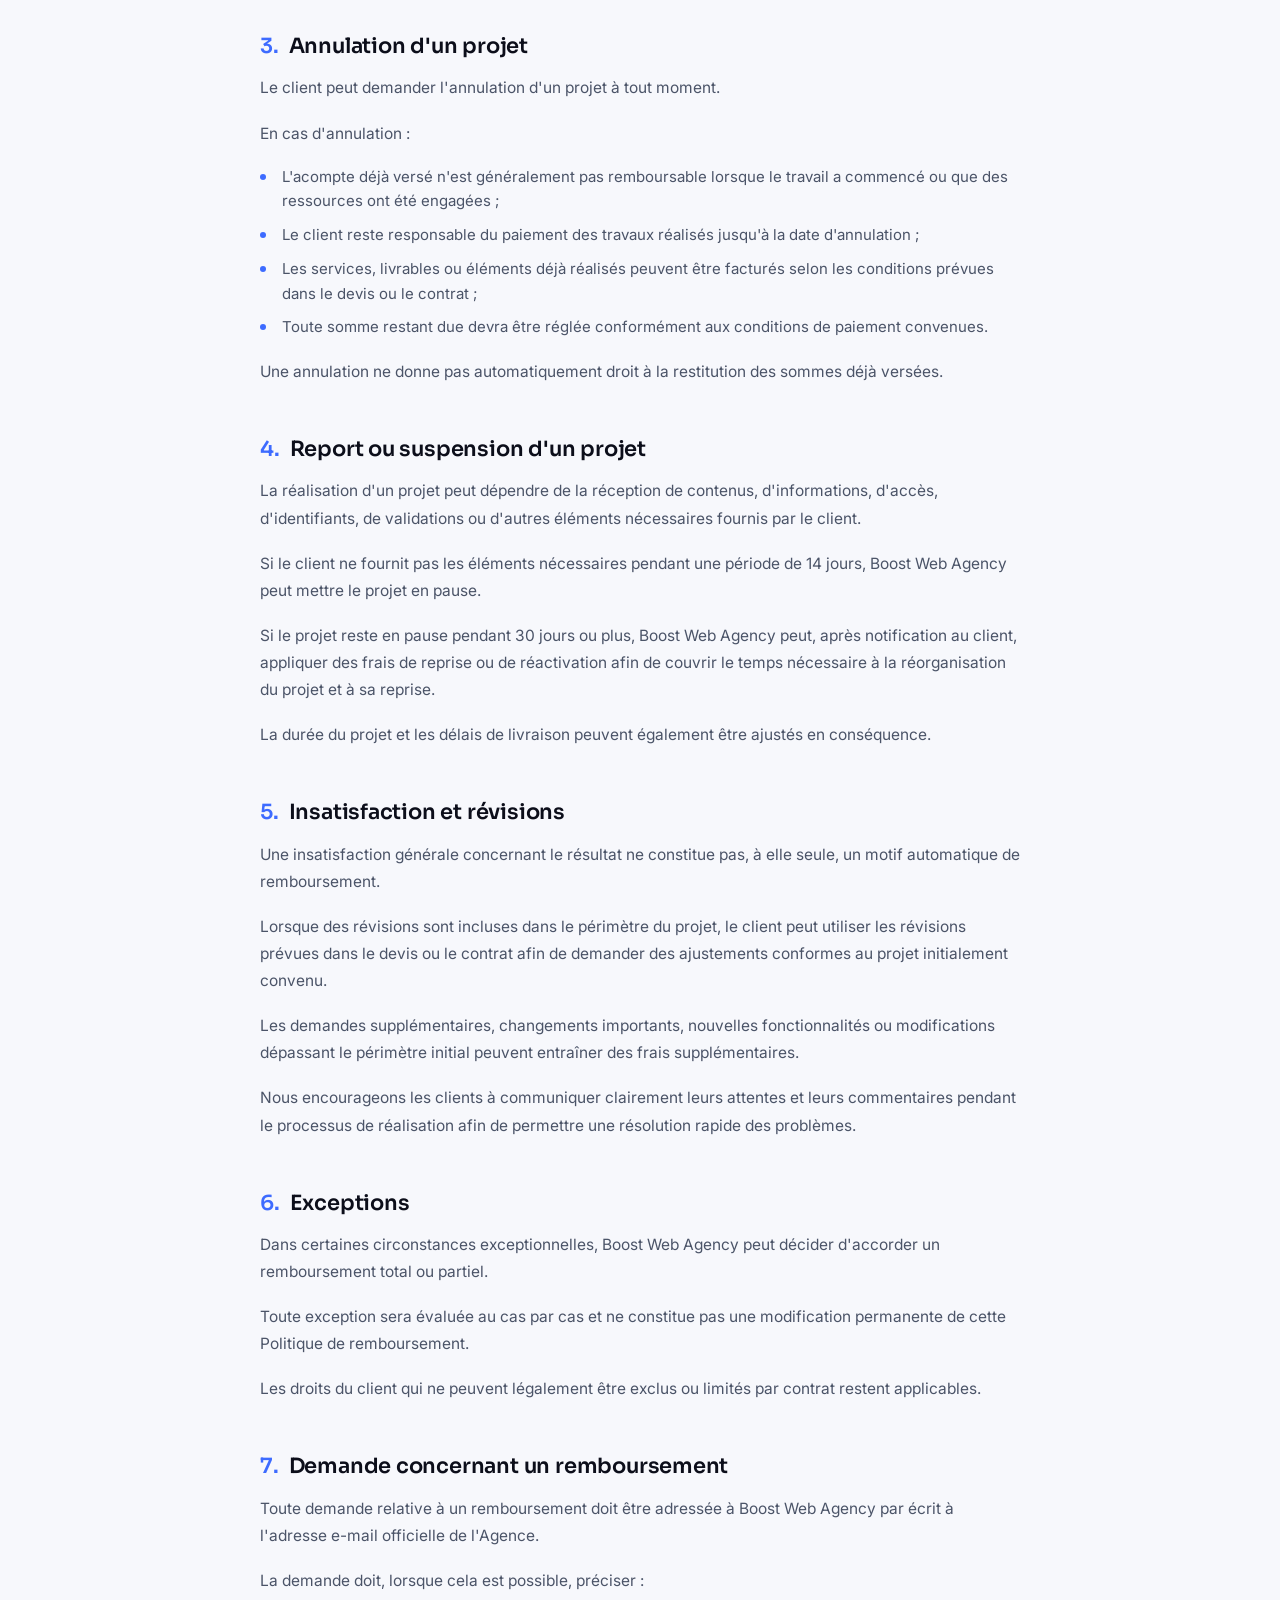
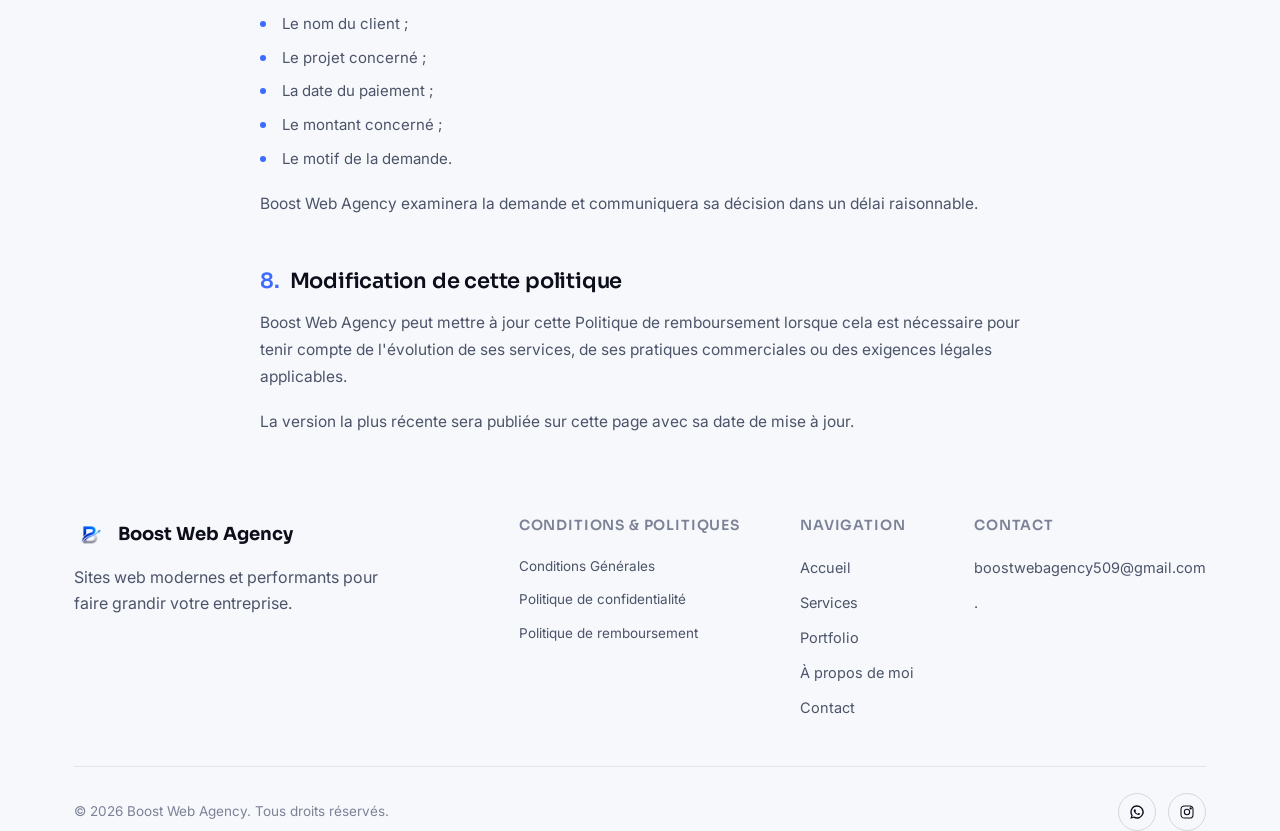
<file: politique-remboursement.html>
<!DOCTYPE html>
<html lang="fr">
<head>
<meta charset="UTF-8">
<meta name="viewport" content="width=device-width, initial-scale=1.0">
<title>Politique de remboursement — Boost Web Agency</title>
<meta name="description" content="Conditions applicables aux paiements, acomptes, annulations et remboursements chez Boost Web Agency.">
<link rel="icon" href="assets/images/logo.png">
<link rel="preconnect" href="https://fonts.googleapis.com">
<link href="https://fonts.googleapis.com/css2?family=Sora:wght@500;600;700;800&family=Inter:wght@400;500;600&display=swap" rel="stylesheet">
<link rel="stylesheet" href="css/style.css">
</head>
<body>
<header id="site-header"></header>

<main>
  <section class="page-hero">
    <div class="container">
      <div class="eyebrow reveal">Politique de remboursement</div>
      <h1 class="reveal">Politique de remboursement</h1>
      <p class="reveal reveal-delay-1">Les conditions applicables aux paiements, acomptes, annulations et remboursements.</p>
    </div>
  </section>

  <section class="section section--tight">
    <div class="container">
      <div class="legal-wrap">
        <div class="legal-updated">Dernière mise à jour : 4 octobre 2026</div>
        <div class="legal-content">
<p>La présente Politique de remboursement définit les conditions applicables aux paiements effectués pour les services proposés par Boost Web Agency (« nous », « notre » ou « l’Agence »).</p>
<p>En validant un devis, une proposition, un contrat ou en effectuant un paiement, le client reconnaît avoir pris connaissance de cette politique et l’accepter.</p>
<h2><span class="legal-num">1.</span> Acompte et paiement initial</h2>
<p>Les projets nécessitent généralement un acompte de 50 % du montant total convenu avant le début des travaux, sauf accord différent indiqué dans le devis ou le contrat.</p>
<p>L’acompte permet notamment de réserver du temps de travail, de planifier le projet et de commencer les prestations convenues.</p>
<p>L’acompte est non remboursable une fois que le projet a commencé ou que des travaux ont été engagés.</p>
<p>Les modalités de paiement peuvent varier selon le projet et seront précisées dans le devis, la proposition ou le contrat applicable.</p>
<h2><span class="legal-num">2.</span> Conditions de remboursement</h2>
<p>Boost Web Agency n&#x27;effectue généralement pas de remboursement pour :</p>
<ul>
<li>Les travaux déjà réalisés ;</li>
<li>Les travaux partiellement réalisés ;</li>
<li>Les éléments, fonctionnalités ou livrables déjà préparés pour le client ;</li>
<li>Les services déjà fournis ;</li>
<li>Les projets retardés en raison du client ou de l’absence d’informations, de contenus ou de validations nécessaires ;</li>
<li>Les changements d’avis du client après l’approbation du projet, d&#x27;une maquette, d&#x27;une fonctionnalité ou d&#x27;un livrable ;</li>
<li>Les demandes qui dépassent le périmètre initialement convenu.</li>
</ul>
<p>Tout remboursement éventuel qui ne serait pas expressément prévu dans le contrat sera évalué au cas par cas et à la discrétion de Boost Web Agency, sous réserve des droits impératifs prévus par la législation applicable.</p>
<h2><span class="legal-num">3.</span> Annulation d&#x27;un projet</h2>
<p>Le client peut demander l&#x27;annulation d&#x27;un projet à tout moment.</p>
<p>En cas d&#x27;annulation :</p>
<ul>
<li>L&#x27;acompte déjà versé n&#x27;est généralement pas remboursable lorsque le travail a commencé ou que des ressources ont été engagées ;</li>
<li>Le client reste responsable du paiement des travaux réalisés jusqu&#x27;à la date d&#x27;annulation ;</li>
<li>Les services, livrables ou éléments déjà réalisés peuvent être facturés selon les conditions prévues dans le devis ou le contrat ;</li>
<li>Toute somme restant due devra être réglée conformément aux conditions de paiement convenues.</li>
</ul>
<p>Une annulation ne donne pas automatiquement droit à la restitution des sommes déjà versées.</p>
<h2><span class="legal-num">4.</span> Report ou suspension d&#x27;un projet</h2>
<p>La réalisation d&#x27;un projet peut dépendre de la réception de contenus, d&#x27;informations, d&#x27;accès, d&#x27;identifiants, de validations ou d&#x27;autres éléments nécessaires fournis par le client.</p>
<p>Si le client ne fournit pas les éléments nécessaires pendant une période de 14 jours, Boost Web Agency peut mettre le projet en pause.</p>
<p>Si le projet reste en pause pendant 30 jours ou plus, Boost Web Agency peut, après notification au client, appliquer des frais de reprise ou de réactivation afin de couvrir le temps nécessaire à la réorganisation du projet et à sa reprise.</p>
<p>La durée du projet et les délais de livraison peuvent également être ajustés en conséquence.</p>
<h2><span class="legal-num">5.</span> Insatisfaction et révisions</h2>
<p>Une insatisfaction générale concernant le résultat ne constitue pas, à elle seule, un motif automatique de remboursement.</p>
<p>Lorsque des révisions sont incluses dans le périmètre du projet, le client peut utiliser les révisions prévues dans le devis ou le contrat afin de demander des ajustements conformes au projet initialement convenu.</p>
<p>Les demandes supplémentaires, changements importants, nouvelles fonctionnalités ou modifications dépassant le périmètre initial peuvent entraîner des frais supplémentaires.</p>
<p>Nous encourageons les clients à communiquer clairement leurs attentes et leurs commentaires pendant le processus de réalisation afin de permettre une résolution rapide des problèmes.</p>
<h2><span class="legal-num">6.</span> Exceptions</h2>
<p>Dans certaines circonstances exceptionnelles, Boost Web Agency peut décider d&#x27;accorder un remboursement total ou partiel.</p>
<p>Toute exception sera évaluée au cas par cas et ne constitue pas une modification permanente de cette Politique de remboursement.</p>
<p>Les droits du client qui ne peuvent légalement être exclus ou limités par contrat restent applicables.</p>
<h2><span class="legal-num">7.</span> Demande concernant un remboursement</h2>
<p>Toute demande relative à un remboursement doit être adressée à Boost Web Agency par écrit à l&#x27;adresse e-mail officielle de l&#x27;Agence.</p>
<p>La demande doit, lorsque cela est possible, préciser :</p>
<ul>
<li>Le nom du client ;</li>
<li>Le projet concerné ;</li>
<li>La date du paiement ;</li>
<li>Le montant concerné ;</li>
<li>Le motif de la demande.</li>
</ul>
<p>Boost Web Agency examinera la demande et communiquera sa décision dans un délai raisonnable.</p>
<h2><span class="legal-num">8.</span> Modification de cette politique</h2>
<p>Boost Web Agency peut mettre à jour cette Politique de remboursement lorsque cela est nécessaire pour tenir compte de l&#x27;évolution de ses services, de ses pratiques commerciales ou des exigences légales applicables.</p>
<p>La version la plus récente sera publiée sur cette page avec sa date de mise à jour.</p>
        </div>
      </div>
    </div>
  </section>
</main>

<footer id="site-footer"></footer>

<script src="js/content.js"></script>
<script>
  renderHeader('politique-remboursement.html');
  renderFooter();
  observeReveals();
</script>
<script src="js/main.js"></script>
</body>
</html>
</file>
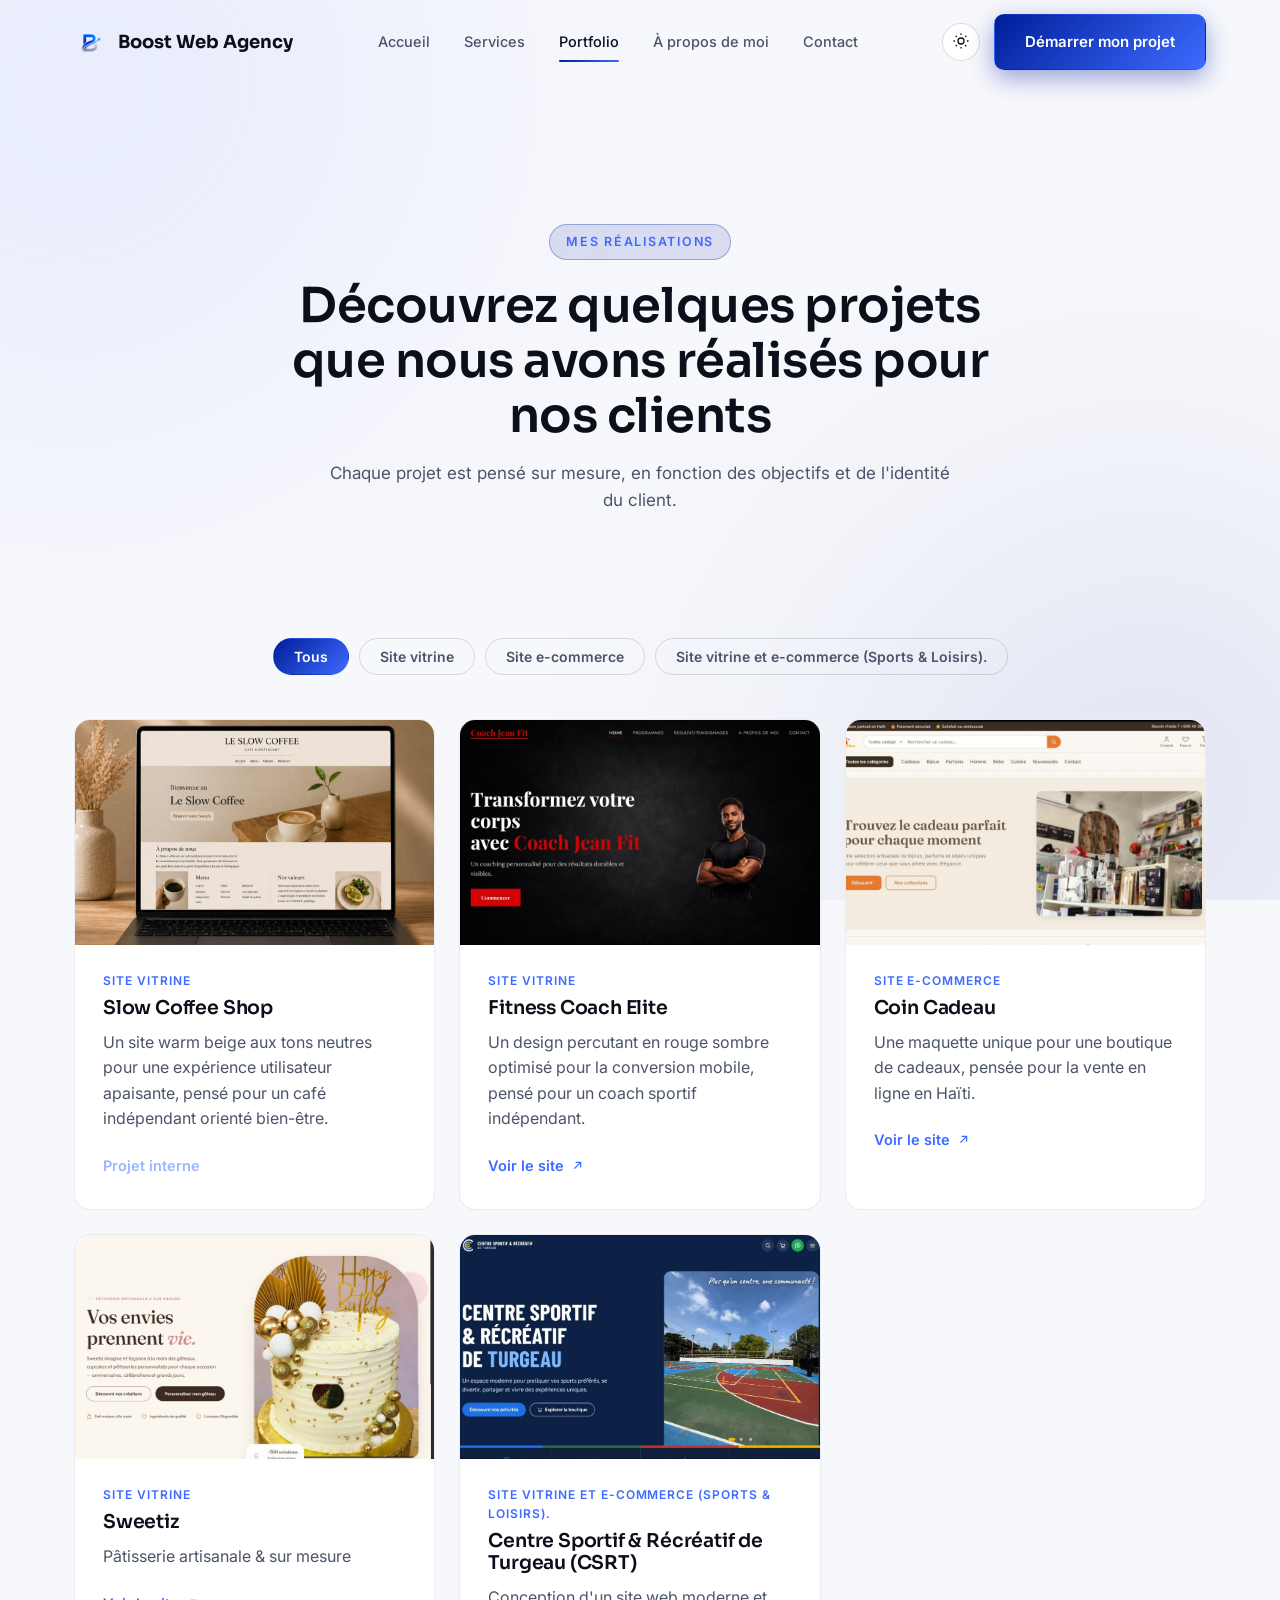
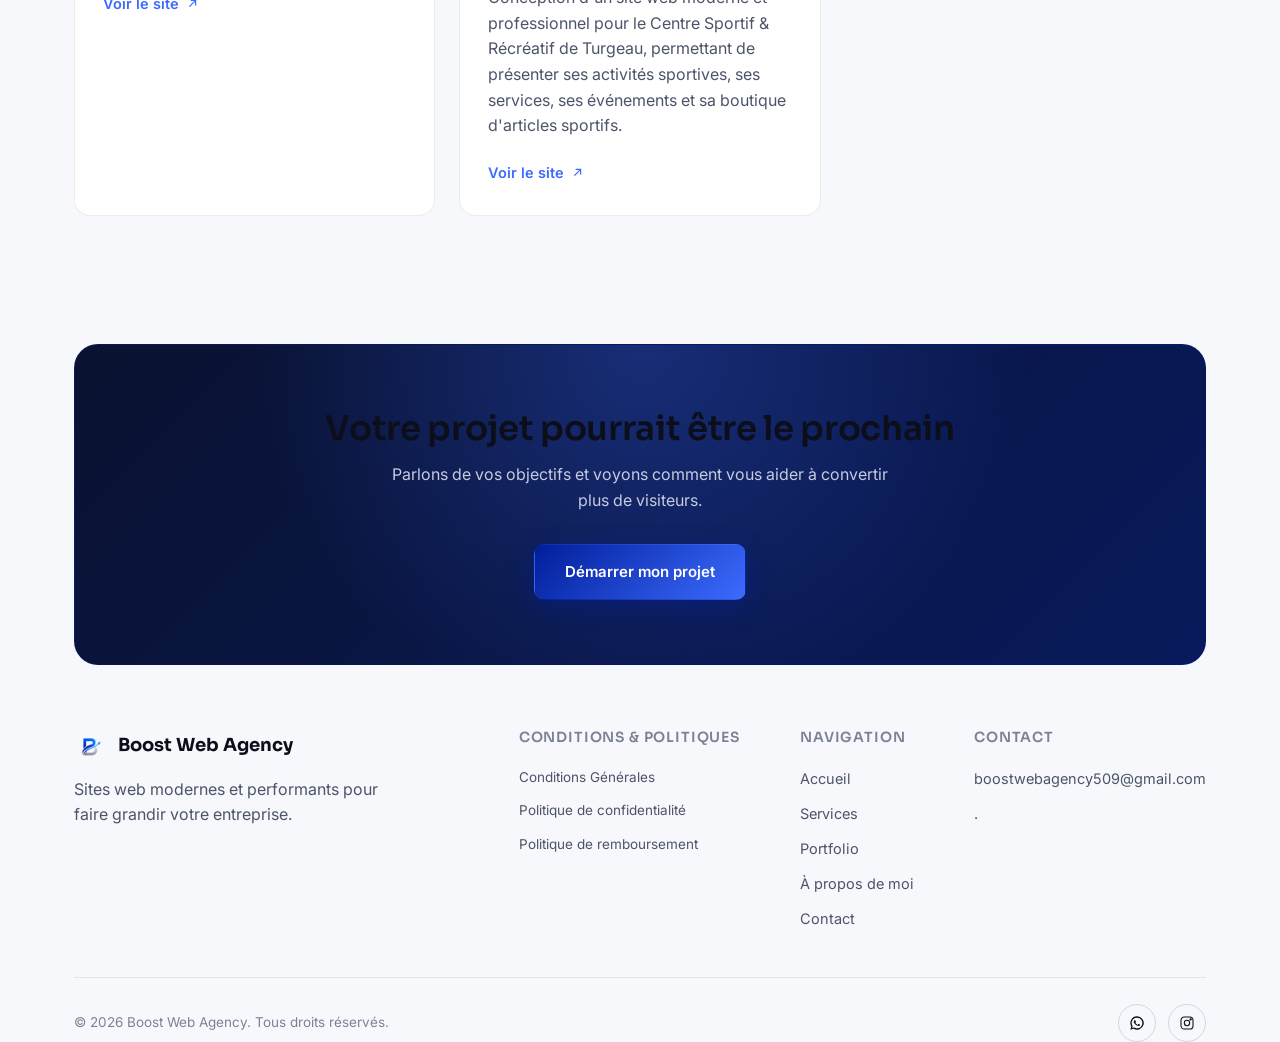
<file: portfolio.html>
<!DOCTYPE html>
<html lang="fr">
<head>
<meta charset="UTF-8">
<meta name="viewport" content="width=device-width, initial-scale=1.0">
<title>Portfolio — Boost Web Agency</title>
<meta name="description" content="Découvrez les projets réalisés par Boost Web Agency pour ses clients.">
<link rel="icon" href="assets/images/logo.png">
<link rel="preconnect" href="https://fonts.googleapis.com">
<link href="https://fonts.googleapis.com/css2?family=Sora:wght@500;600;700;800&family=Inter:wght@400;500;600&display=swap" rel="stylesheet">
<link rel="stylesheet" href="css/style.css">
</head>
<body>
<header id="site-header"></header>

<main>
  <section class="page-hero">
    <div class="aurora" style="opacity:.5"></div>
    <div class="container">
      <div class="eyebrow reveal">Mes réalisations</div>
      <h1 class="reveal">Découvrez quelques projets que nous avons réalisés pour nos clients</h1>
      <p class="reveal reveal-delay-1">Chaque projet est pensé sur mesure, en fonction des objectifs et de l'identité du client.</p>
    </div>
  </section>

  <section class="section section--tight">
    <div class="container">
      <div class="filters reveal" id="filters"></div>
      <div class="grid grid-3" id="portfolioGrid"></div>
    </div>
  </section>

  <section class="section section--tight">
    <div class="container">
      <div class="cta-banner reveal">
        <h2>Votre projet pourrait être le prochain</h2>
        <p>Parlons de vos objectifs et voyons comment vous aider à convertir plus de visiteurs.</p>
        <a href="appliquer.html" class="btn btn-primary">Démarrer mon projet</a>
      </div>
    </div>
  </section>
</main>

<footer id="site-footer"></footer>

<script src="js/content.js"></script>
<script>
  renderHeader('portfolio.html');
  renderFooter();
  (async ()=>{
    const portfolio = await Content.load('content/portfolio.json');
    const items = portfolio.items.filter(p=>p.visible !== false).sort((a,b)=>a.order-b.order);
    renderPortfolioCards(items, 'portfolioGrid');

    const categories = ['Tous', ...new Set(items.map(i=>i.category))];
    const filtersEl = document.getElementById('filters');
    filtersEl.innerHTML = categories.map((c,i)=>`<button class="filter-btn ${i===0?'active':''}" data-cat="${c}">${c}</button>`).join('');
    filtersEl.addEventListener('click', (e)=>{
      const btn = e.target.closest('.filter-btn');
      if(!btn) return;
      filtersEl.querySelectorAll('.filter-btn').forEach(b=>b.classList.remove('active'));
      btn.classList.add('active');
      const cat = btn.dataset.cat;
      const filtered = cat === 'Tous' ? items : items.filter(i=>i.category===cat);
      renderPortfolioCards(filtered, 'portfolioGrid');
    });
  })();
</script>
<script src="js/main.js"></script>
</body>
</html>
</file>
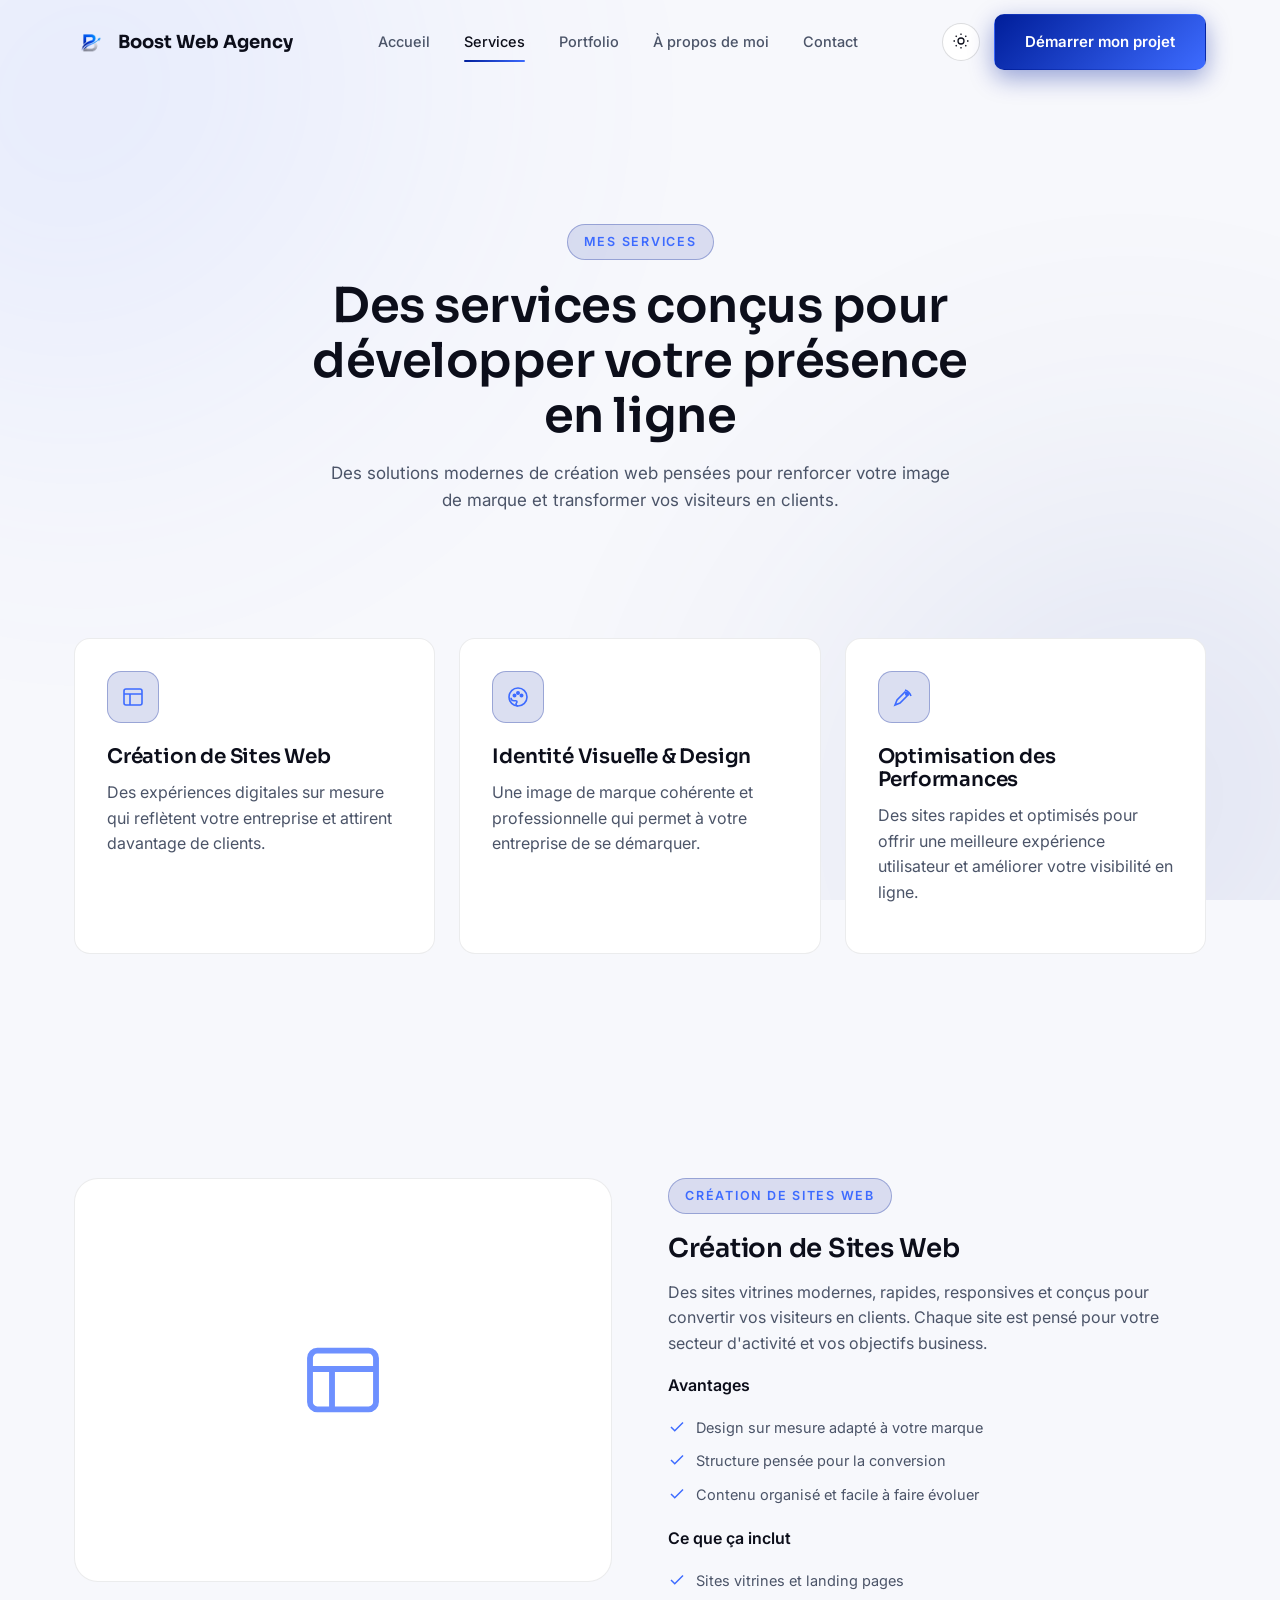
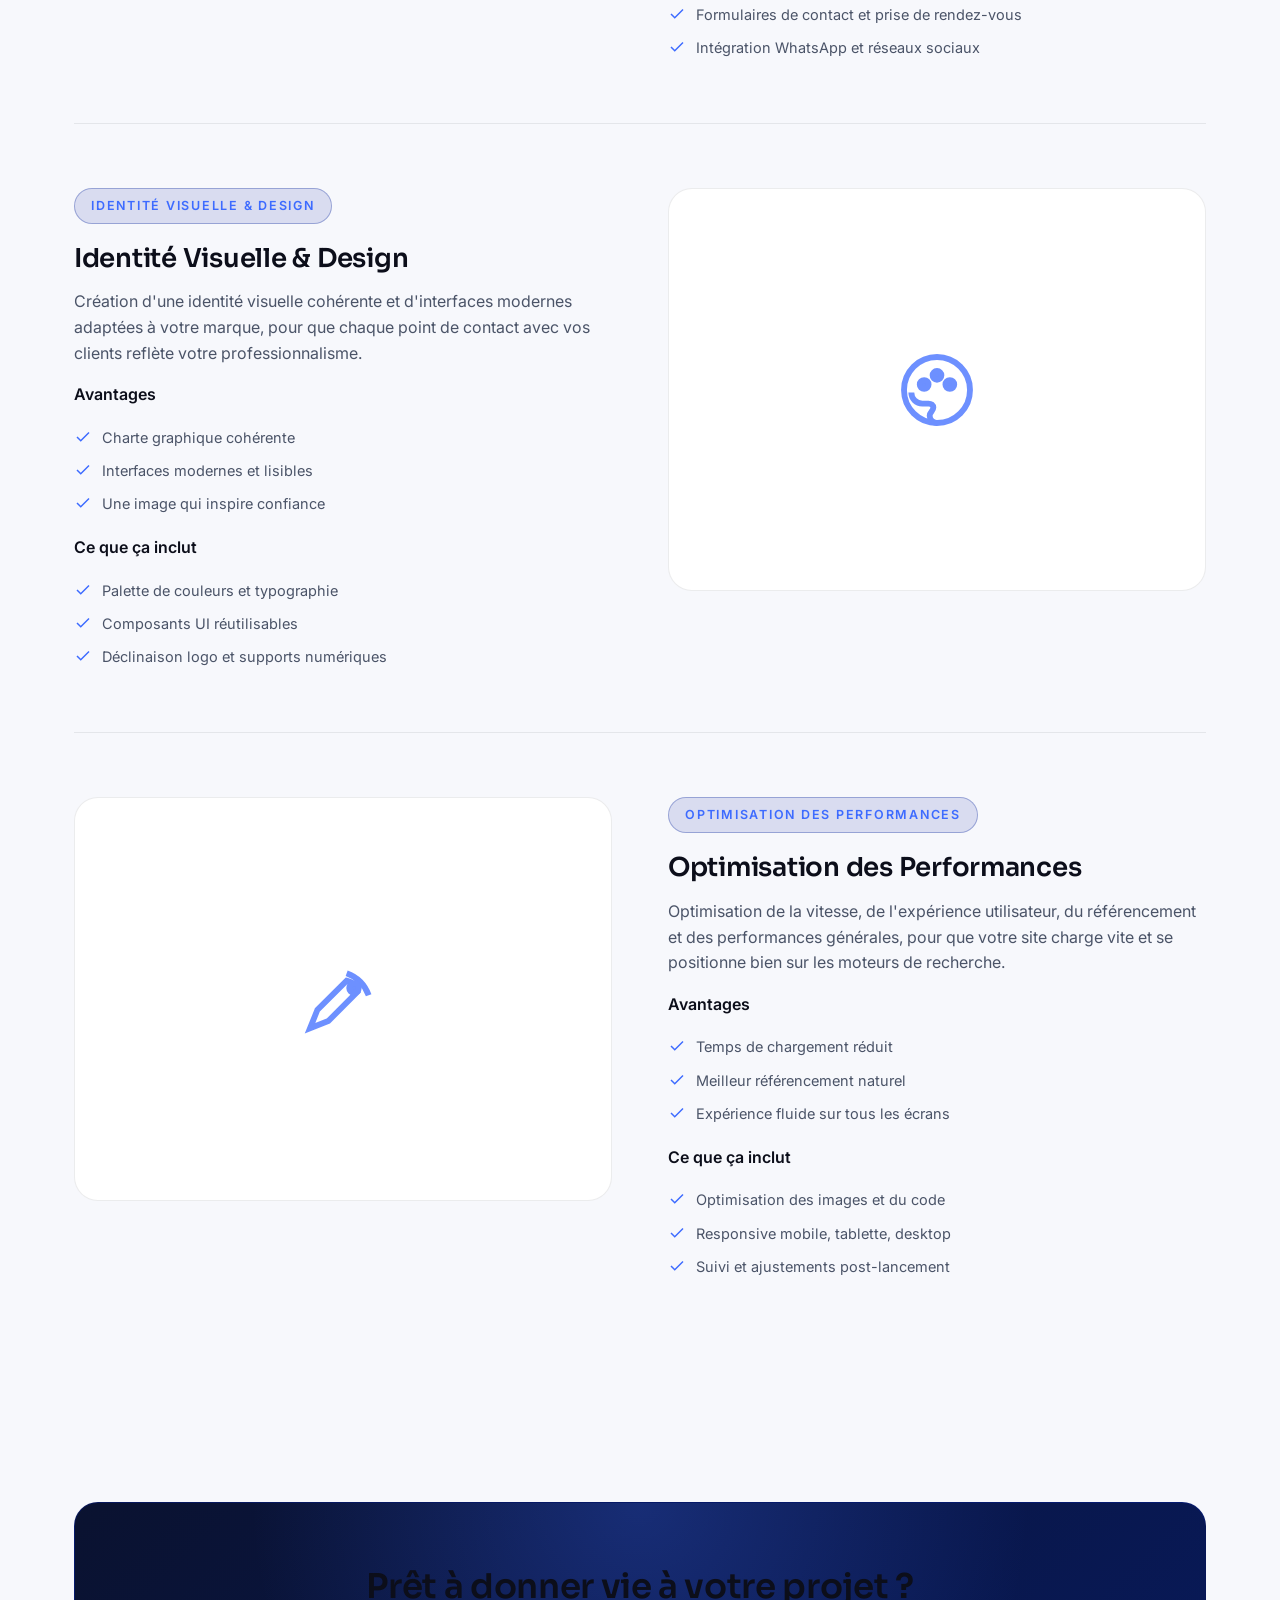
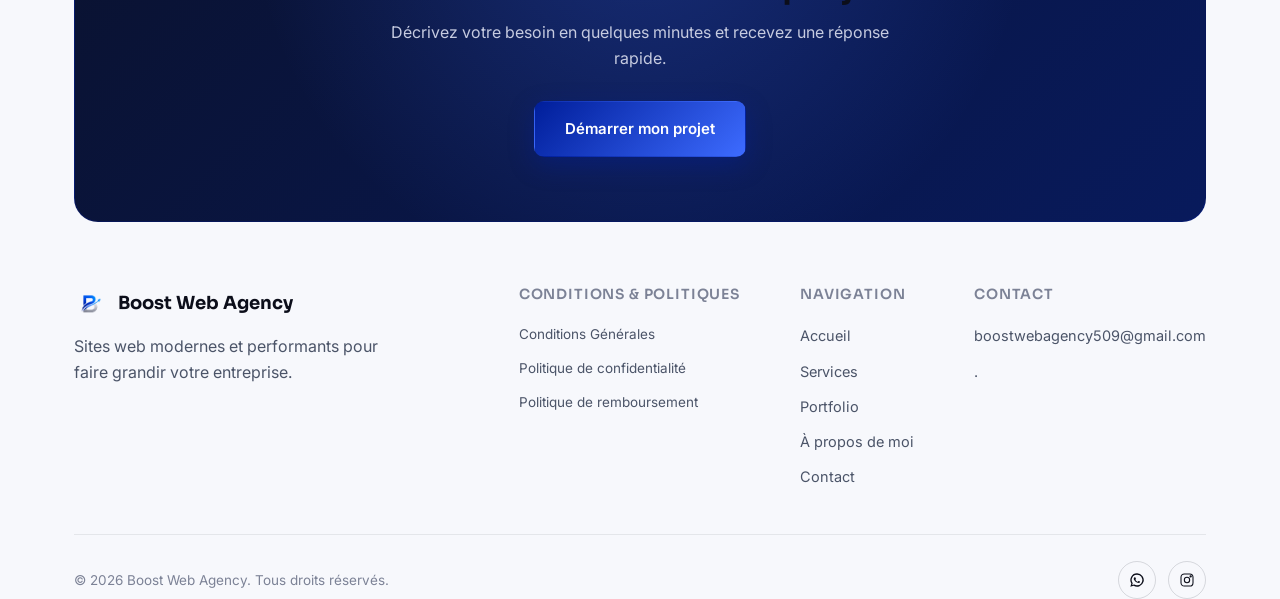
<file: services.html>
<!DOCTYPE html>
<html lang="fr">
<head>
<meta charset="UTF-8">
<meta name="viewport" content="width=device-width, initial-scale=1.0">
<title>Services — Boost Web Agency</title>
<meta name="description" content="Création de sites web, identité visuelle et optimisation des performances : découvrez les services de Boost Web Agency.">
<link rel="icon" href="assets/images/logo.png">
<link rel="preconnect" href="https://fonts.googleapis.com">
<link href="https://fonts.googleapis.com/css2?family=Sora:wght@500;600;700;800&family=Inter:wght@400;500;600&display=swap" rel="stylesheet">
<link rel="stylesheet" href="css/style.css">
</head>
<body>
<header id="site-header"></header>

<main>
  <section class="page-hero">
    <div class="aurora" style="opacity:.5"></div>
    <div class="container">
      <div class="eyebrow reveal">Mes services</div>
      <h1 class="reveal">Des services conçus pour développer votre présence en ligne</h1>
      <p class="reveal reveal-delay-1">Des solutions modernes de création web pensées pour renforcer votre image de marque et transformer vos visiteurs en clients.</p>
    </div>
  </section>

  <section class="section section--tight">
    <div class="container">
      <div class="grid grid-3" id="servicesOverview"></div>
    </div>
  </section>

  <section class="section" id="serviceDetails">
    <div class="container" id="serviceDetailsMount"></div>
  </section>

  <section class="section section--tight">
    <div class="container">
      <div class="cta-banner reveal">
        <h2>Prêt à donner vie à votre projet ?</h2>
        <p>Décrivez votre besoin en quelques minutes et recevez une réponse rapide.</p>
        <a href="appliquer.html" class="btn btn-primary">Démarrer mon projet</a>
      </div>
    </div>
  </section>
</main>

<footer id="site-footer"></footer>

<script src="js/content.js"></script>
<script>
  renderHeader('services.html');
  renderFooter();
  (async ()=>{
    const services = await Content.load('content/services.json');
    renderServiceCards(services.items, 'servicesOverview');

    const mount = document.getElementById('serviceDetailsMount');
    mount.innerHTML = services.items.sort((a,b)=>a.order-b.order).map(s=>`
      <div class="service-detail reveal">
        <div class="service-detail-media">${ICONS[s.icon] || ICONS.layout}</div>
        <div class="service-detail-body">
          <div class="eyebrow">${s.title}</div>
          <h2 style="font-size:26px">${s.title}</h2>
          <p>${s.description}</p>
          <p style="font-weight:600;color:var(--text);margin-bottom:6px">Avantages</p>
          <ul>${(s.advantages||[]).map(a=>`<li>${ICONS.check}${a}</li>`).join('')}</ul>
          <p style="font-weight:600;color:var(--text);margin:20px 0 6px">Ce que ça inclut</p>
          <ul>${(s.features||[]).map(f=>`<li>${ICONS.check}${f}</li>`).join('')}</ul>
        </div>
      </div>`).join('');
    observeReveals();
  })();
</script>
<script src="js/main.js"></script>
</body>
</html>
</file>
<file: css/style.css>
/* ==========================================================================
   BOOST WEB AGENCY — Design System
   Identité couleur stricte : bleu #001E9A uniquement (aucun violet/purple)
   Typo: Sora (display) + Inter (texte)
   ========================================================================== */

:root{
  --bg: #05070d;
  --bg-elevated: #0a0d17;
  --surface: #0d1120;
  --surface-2: #10152a;
  --border: rgba(255,255,255,0.08);
  --border-strong: rgba(255,255,255,0.14);

  --text: #f4f6fb;
  --text-muted: #9aa3ba;
  --text-faint: #626a80;

  /* ---- Palette bleue officielle (identité de l'agence) ---- */
  --blue: #001E9A;        /* couleur de référence absolue de la marque */
  --blue-mid: #0B37C4;    /* variation intermédiaire, pour les dégradés */
  --blue-light: #3D6BFF;  /* variation claire, pour liens/icônes/accents lisibles sur fond sombre */
  --blue-deep: #000B40;   /* variation foncée, pour fonds/dégradés profonds */
  --silver: #c9ced8;

  --gradient-primary: linear-gradient(135deg, var(--blue) 0%, var(--blue-light) 100%);

  --radius-sm: 10px;
  --radius-md: 16px;
  --radius-lg: 24px;

  --shadow-glow: 0 0 60px rgba(0,30,154,0.3);
  --shadow-card: 0 10px 30px rgba(0,0,0,0.35);

  --ease: cubic-bezier(.22,.61,.36,1);
  --container: 1180px;
}

[data-theme="light"]{
  --bg: #f7f8fc;
  --bg-elevated: #ffffff;
  --surface: #ffffff;
  --surface-2: #f1f3f9;
  --border: rgba(10,15,30,0.08);
  --border-strong: rgba(10,15,30,0.14);
  --text: #0c0e1a;
  --text-muted: #4b5468;
  --text-faint: #7c8296;
  --shadow-card: 0 10px 30px rgba(20,30,60,0.08);
}

*,*::before,*::after{ box-sizing: border-box; }
html{ scroll-behavior: smooth; }
body{
  margin:0;
  background: var(--bg);
  color: var(--text);
  font-family: 'Inter', -apple-system, BlinkMacSystemFont, 'Segoe UI', sans-serif;
  font-size: 16px;
  line-height: 1.6;
  -webkit-font-smoothing: antialiased;
  overflow-x: hidden;
  transition: background .35s var(--ease), color .35s var(--ease);
}
img{ max-width:100%; display:block; }
a{ color:inherit; text-decoration:none; }
ul{ margin:0; padding:0; list-style:none; }
h1,h2,h3,h4{
  font-family:'Sora','Inter',sans-serif;
  font-weight:600;
  line-height:1.15;
  margin:0 0 .6em;
  letter-spacing:-0.01em;
}
p{ margin:0 0 1em; color: var(--text-muted); }
button{ font-family:inherit; cursor:pointer; }
:focus-visible{ outline: 2px solid var(--blue-light); outline-offset: 3px; }

.container{
  width:100%;
  max-width: var(--container);
  margin: 0 auto;
  padding: 0 24px;
}
.section{ padding: 96px 0; position: relative; }
.section--tight{ padding: 64px 0; }

@media (prefers-reduced-motion: reduce){
  *{ animation-duration: 0.001ms !important; animation-iteration-count: 1 !important; transition-duration: 0.001ms !important; scroll-behavior: auto !important; }
}

/* ---------- Eyebrow / labels ---------- */
.eyebrow{
  display:inline-flex;
  align-items:center;
  gap:8px;
  font-size: 12.5px;
  font-weight:600;
  letter-spacing: 0.14em;
  text-transform: uppercase;
  color: var(--blue-light);
  background: rgba(0,30,154,0.12);
  border: 1px solid rgba(0,30,154,0.3);
  padding: 7px 16px;
  border-radius: 999px;
  margin-bottom: 20px;
}

.section-head{ max-width: 680px; margin: 0 auto 56px; text-align:center; }
.section-head h2{ font-size: clamp(28px, 4vw, 42px); }
.section-head p{ font-size: 17px; }
.section-head.align-left{ margin-left:0; text-align:left; }

/* ---------- Buttons ---------- */
.btn{
  display:inline-flex;
  align-items:center;
  justify-content:center;
  gap:8px;
  padding: 15px 30px;
  border-radius: var(--radius-sm);
  font-weight:600;
  font-size: 15px;
  border: 1px solid transparent;
  transition: transform .25s var(--ease), box-shadow .25s var(--ease), background .25s var(--ease), border-color .25s var(--ease);
  white-space: nowrap;
}
.btn-primary{
  background: var(--gradient-primary);
  color:#fff;
  box-shadow: 0 8px 24px rgba(0,30,154,0.4);
}
.btn-primary:hover{ transform: translateY(-2px); box-shadow: 0 14px 34px rgba(0,30,154,0.55); }
.btn-outline{
  background: transparent;
  border-color: var(--border-strong);
  color: var(--text);
}
.btn-outline:hover{ border-color: var(--blue-light); background: rgba(0,30,154,0.08); transform: translateY(-2px); }
.btn-block{ width:100%; }
.btn:disabled{ opacity:.4; cursor:not-allowed; transform:none !important; }

/* ---------- Header / Nav ---------- */
.site-header{
  position: fixed; top:0; left:0; right:0; z-index: 100;
  background: transparent;
  border-bottom: 1px solid transparent;
  transition: border-color .3s var(--ease), box-shadow .3s var(--ease);
}
/* Le flou/dégradé est posé sur un calque décoratif (::before), PAS sur
   .site-header lui-même, pour ne pas casser le menu mobile position:fixed
   (un ancêtre avec filter/backdrop-filter casse ses enfants fixed). */
.site-header::before{
  content:'';
  position:absolute; inset:0; z-index:-1;
  background: linear-gradient(180deg, rgba(0,30,154,0.4) 0%, rgba(0,20,100,0.12) 70%, transparent 100%);
  backdrop-filter: blur(14px);
  -webkit-backdrop-filter: blur(14px);
  transition: background .3s var(--ease), backdrop-filter .3s var(--ease);
}
[data-theme="light"] .site-header::before{
  background: linear-gradient(180deg, rgba(0,30,154,0.1) 0%, rgba(247,248,252,0.6) 70%, transparent 100%);
}
.site-header.scrolled{
  border-bottom-color: var(--border);
  box-shadow: 0 8px 24px rgba(0,0,0,0.25);
}
.site-header.scrolled::before{
  background: var(--bg-elevated);
  backdrop-filter: none;
  -webkit-backdrop-filter: none;
}

.nav{
  display:flex; align-items:center; justify-content:space-between;
  padding: 14px 24px; max-width: var(--container); margin:0 auto;
}
.nav-logo{ display:flex; align-items:center; gap:10px; font-family:'Sora',sans-serif; font-weight:700; font-size:18px; }
.nav-logo img{ height: 34px; width:auto; }
.nav-links{ display:flex; align-items:center; gap: 34px; }
.nav-links a{
  font-size: 14.5px; font-weight:500; color: var(--text-muted);
  position:relative; padding: 4px 0; transition: color .2s var(--ease);
}
.nav-links a:hover, .nav-links a.active{ color: var(--text); }
.nav-links a.active::after{
  content:''; position:absolute; left:0; right:0; bottom:-4px; height:2px;
  background: var(--gradient-primary); border-radius:2px;
}
.nav-actions{ display:flex; align-items:center; gap:14px; }
.nav-cta-mobile{ display:none; } /* visible uniquement dans le panneau mobile, voir media query */

.theme-toggle{
  width:38px; height:38px; border-radius:50%;
  border:1px solid var(--border-strong); background: var(--surface);
  display:flex; align-items:center; justify-content:center; color: var(--text);
  transition: border-color .2s var(--ease), transform .2s var(--ease);
}
.theme-toggle:hover{ border-color: var(--blue-light); transform: rotate(15deg); }
.theme-toggle svg{ width:18px; height:18px; }
.theme-toggle .icon-sun{ display:none; }
[data-theme="light"] .theme-toggle .icon-moon{ display:none; }
[data-theme="light"] .theme-toggle .icon-sun{ display:block; }

.nav-toggle{
  display:none; width:40px; height:40px; border-radius:8px;
  border:1px solid var(--border-strong); background: var(--surface);
  align-items:center; justify-content:center; flex-direction:column; gap:5px;
}
.nav-toggle span{ display:block; width:18px; height:2px; background: var(--text); border-radius:2px; transition: all .25s var(--ease); }
.nav-toggle.is-open span:nth-child(1){ transform: translateY(7px) rotate(45deg); }
.nav-toggle.is-open span:nth-child(2){ opacity:0; }
.nav-toggle.is-open span:nth-child(3){ transform: translateY(-7px) rotate(-45deg); }

@media (max-width: 880px){
  .nav-links{
    position:fixed; inset: 66px 0 0 0; height:calc(100vh - 66px);
    background: var(--bg); flex-direction:column; justify-content:flex-start;
    padding: 32px 24px; gap: 22px; transform: translateX(100%);
    transition: transform .35s var(--ease); overflow-y:auto;
    z-index: 90;
  }
  .nav-links.is-open{ transform: translateX(0); }
  .nav-links a{ font-size:19px; }
  .nav-cta-mobile{ display:inline-flex; margin-top: 12px; }
  .nav-toggle{ display:flex; }
  .nav-actions .btn{ display:none; }
}

/* ---------- Hero / Aurora Gradient (bleu uniquement) ---------- */
.hero{
  position: relative;
  padding: 120px 0 100px;
  overflow: hidden;
  isolation: isolate;
}
.aurora{
  position:absolute; inset:0; z-index:-1; overflow:hidden;
  background: var(--bg);
}
.aurora::before, .aurora::after{
  content:''; position:absolute; width: 60vw; height: 60vw; max-width:900px; max-height:900px;
  border-radius:50%; filter: blur(110px); opacity: .55;
  background: radial-gradient(circle at 30% 30%, var(--blue-light) 0%, transparent 70%);
  animation: aurora-move-1 22s ease-in-out infinite alternate;
}
.aurora::after{
  background: radial-gradient(circle at 70% 70%, var(--blue) 0%, transparent 70%);
  right:-10%; bottom:-20%; left:auto; top:auto;
  animation: aurora-move-2 26s ease-in-out infinite alternate;
  opacity:.5;
}
.aurora::before{ top:-20%; left:-15%; }
[data-theme="light"] .aurora::before, [data-theme="light"] .aurora::after{ opacity:.22; filter: blur(130px); }

@keyframes aurora-move-1{
  0%{ transform: translate(0,0) scale(1); }
  50%{ transform: translate(6%, 8%) scale(1.08); }
  100%{ transform: translate(-4%, 4%) scale(1); }
}
@keyframes aurora-move-2{
  0%{ transform: translate(0,0) scale(1); }
  50%{ transform: translate(-8%, -6%) scale(1.1); }
  100%{ transform: translate(4%, -4%) scale(1); }
}

.hero-inner{ max-width: 760px; }
.hero h1{ font-size: clamp(36px, 6vw, 62px); margin-bottom: 22px; }
.hero h1 .accent{
  color: var(--blue);
  text-shadow: 0 0 40px rgba(0,30,154,0.6);
}
[data-theme="light"] .hero h1 .accent{ text-shadow: none; }
.hero p{ font-size: 18px; max-width: 540px; margin-bottom: 34px; }
.hero-ctas{ display:flex; gap:16px; flex-wrap:wrap; }

/* ---------- Reveal on scroll ---------- */
.reveal{ opacity:0; transform: translateY(28px); transition: opacity .7s var(--ease), transform .7s var(--ease); }
.reveal.is-visible{ opacity:1; transform: translateY(0); }
.reveal-delay-1{ transition-delay: .08s; }
.reveal-delay-2{ transition-delay: .16s; }
.reveal-delay-3{ transition-delay: .24s; }

/* ---------- Grid ---------- */
.grid{ display:grid; gap: 24px; }
.grid-3{ grid-template-columns: repeat(3,1fr); }
.grid-2{ grid-template-columns: repeat(2,1fr); }
@media (max-width: 900px){ .grid-3{ grid-template-columns:1fr; } .grid-2{ grid-template-columns:1fr; } }

/* ---------- Cards ---------- */
.card{
  background: var(--surface);
  border: 1px solid var(--border);
  border-radius: var(--radius-md);
  padding: 32px;
  transition: transform .35s var(--ease), border-color .35s var(--ease), box-shadow .35s var(--ease);
}
.card:hover{ transform: translateY(-6px); border-color: rgba(0,30,154,0.4); box-shadow: var(--shadow-card), 0 0 0 1px rgba(0,30,154,0.1); }

.icon-badge{
  width:52px; height:52px; border-radius: 14px;
  display:flex; align-items:center; justify-content:center;
  background: rgba(0,30,154,0.14); border:1px solid rgba(0,30,154,0.3);
  color: var(--blue-light); margin-bottom: 22px;
}
.icon-badge svg{ width:24px; height:24px; }

.service-card h3{ font-size: 20px; }

/* ---------- Process ---------- */
.process-card{ position:relative; }
.process-number{
  font-family:'Sora',sans-serif; font-weight:700; font-size: 34px;
  color: var(--blue-light);
  margin-bottom: 14px; display:block;
}

/* ---------- Portfolio ---------- */
.portfolio-card{ padding:0; overflow:hidden; display:flex; flex-direction:column; }
.portfolio-media{ aspect-ratio: 16/10; overflow:hidden; background: var(--surface-2); position:relative; }
.portfolio-media img{ width:100%; height:100%; object-fit: cover; transition: transform .6s var(--ease); }
.portfolio-card:hover .portfolio-media img{ transform: scale(1.06); }
.portfolio-body{ padding: 26px 28px 30px; }
.portfolio-category{ font-size:12px; font-weight:600; letter-spacing:.08em; text-transform:uppercase; color: var(--blue-light); margin-bottom:8px; }
.portfolio-body h3{ font-size: 19px; margin-bottom:10px; }
.portfolio-link{ display:inline-flex; align-items:center; gap:6px; font-weight:600; color: var(--blue-light); font-size:14.5px; margin-top:6px; }
.portfolio-link svg{ width:15px; height:15px; transition: transform .25s var(--ease); }
.portfolio-link:hover svg{ transform: translate(3px,-3px); }

/* ---------- Testimonials ---------- */
.testimonial-card .stars{ display:flex; gap:4px; margin-bottom:16px; color:#ffb545; }
.testimonial-card .stars svg{ width:16px; height:16px; }
.testimonial-card blockquote{ margin:0 0 20px; font-size:15.5px; color: var(--text); font-style: normal; }
.testimonial-author{ display:flex; align-items:center; gap:12px; }
.testimonial-avatar{
  width:40px; height:40px; border-radius:50%; background: var(--gradient-primary);
  display:flex; align-items:center; justify-content:center; color:#fff; font-weight:700; font-size:14px;
}
.testimonial-name{ font-weight:600; font-size:14.5px; color: var(--text); }
.testimonial-role{ font-size:13px; color: var(--text-faint); }

/* ---------- FAQ ---------- */
.faq-list{ max-width: 760px; margin: 0 auto; display:flex; flex-direction:column; gap:14px; }
.faq-item{ background: var(--surface); border:1px solid var(--border); border-radius: var(--radius-sm); overflow:hidden; }
.faq-question{
  width:100%; display:flex; align-items:center; justify-content:space-between; gap:16px;
  background:none; border:none; color: var(--text); padding: 20px 24px; text-align:left;
  font-family:'Sora',sans-serif; font-weight:600; font-size:15.5px;
}
.faq-question .plus{ flex-shrink:0; width:22px; height:22px; position:relative; }
.faq-question .plus::before, .faq-question .plus::after{
  content:''; position:absolute; background: var(--blue-light); border-radius:2px; transition: transform .3s var(--ease), opacity .3s var(--ease);
}
.faq-question .plus::before{ left:0; top:50%; width:100%; height:2px; transform: translateY(-50%); }
.faq-question .plus::after{ top:0; left:50%; height:100%; width:2px; transform: translateX(-50%); }
.faq-item.is-open .plus::after{ opacity:0; transform: translateX(-50%) rotate(90deg); }
.faq-answer{ max-height:0; overflow:hidden; transition: max-height .35s var(--ease); }
.faq-answer-inner{ padding: 0 24px 22px; color: var(--text-muted); font-size:14.5px; }
.faq-item.is-open .faq-answer{ max-height: 300px; }

/* ---------- CTA banner (bleu uniquement, plus de purple) ---------- */
.cta-banner{
  border-radius: var(--radius-lg);
  padding: 64px 40px;
  text-align:center;
  background: linear-gradient(135deg, #0a1230 0%, #081a5c 100%);
  border: 1px solid rgba(0,30,154,0.35);
  position:relative; overflow:hidden;
}
.cta-banner::before{
  content:''; position:absolute; inset:0;
  background: radial-gradient(circle at 50% 0%, rgba(61,107,255,0.28), transparent 60%);
}
.cta-banner > *{ position:relative; }
.cta-banner h2{ font-size: clamp(24px,3.6vw,34px); max-width:640px; margin:0 auto 14px; }
.cta-banner p{ max-width: 520px; margin: 0 auto 30px; color: #c6cbe0; }

/* ---------- Footer ---------- */
.site-footer{ border-top:1px solid var(--border); padding: 56px 0 28px; margin-top: 40px; }
.footer-top{ display:flex; justify-content:space-between; gap: 40px; flex-wrap:wrap; margin-bottom: 40px; }
.footer-brand{ max-width: 320px; }
.footer-brand .nav-logo{ margin-bottom: 14px; }
.footer-cols{ display:flex; gap: 60px; flex-wrap:wrap; }
.footer-col h4{ font-size:14px; margin-bottom:16px; color: var(--text-faint); text-transform:uppercase; letter-spacing:.06em; }
.footer-col a{ display:block; color: var(--text-muted); font-size:14.5px; padding: 6px 0; transition: color .2s var(--ease); }
.footer-col a:hover{ color: var(--blue-light); }
.footer-bottom{ display:flex; justify-content:space-between; align-items:center; gap:16px; flex-wrap:wrap; padding-top: 26px; border-top:1px solid var(--border); }
.footer-bottom p{ margin:0; font-size:13.5px; color: var(--text-faint); }
.socials{ display:flex; gap:12px; }
.socials a{
  width:38px; height:38px; border-radius:50%; border:1px solid var(--border-strong);
  display:flex; align-items:center; justify-content:center; transition: border-color .2s var(--ease), transform .2s var(--ease);
}
.socials a:hover{ border-color: var(--blue-light); transform: translateY(-2px); }
.socials svg{ width:16px; height:16px; }

/* ---------- Page hero (inner pages) ---------- */
.page-hero{ padding: 140px 0 60px; text-align:center; }
.page-hero .eyebrow{ margin-bottom: 18px; }
.page-hero h1{ font-size: clamp(30px,5vw,48px); max-width: 720px; margin: 0 auto 16px; }
.page-hero p{ max-width: 620px; margin: 0 auto; font-size:17px; }

/* ---------- Utility ---------- */
.text-center{ text-align:center; }
.mt-lg{ margin-top: 64px; }
.badge-list{ display:flex; flex-wrap:wrap; gap:10px; margin-top: 18px; }
.badge-list span{ font-size:13px; padding:6px 14px; border-radius:999px; border:1px solid var(--border-strong); color: var(--text-muted); }

/* Filters (portfolio page) */
.filters{ display:flex; gap:10px; justify-content:center; flex-wrap:wrap; margin-bottom: 44px; }
.filter-btn{
  padding: 9px 20px; border-radius:999px; border:1px solid var(--border-strong);
  background: transparent; color: var(--text-muted); font-size:14px; font-weight:600;
  transition: all .25s var(--ease);
}
.filter-btn.active, .filter-btn:hover{ color:#fff; background: var(--gradient-primary); border-color:transparent; }

/* Values grid (about page) */
.value-card{ text-align:left; }
.value-card h4{ font-size:17px; margin-bottom:8px; }
.value-card p{ font-size:14.5px; margin:0; }

/* Service detail blocks */
.service-detail{ display:grid; grid-template-columns: 1fr 1fr; gap: 56px; align-items:start; padding: 64px 0; border-bottom:1px solid var(--border); }
.service-detail:last-child{ border-bottom:none; }
.service-detail:nth-child(even) .service-detail-media{ order:2; }
@media (max-width: 880px){ .service-detail{ grid-template-columns:1fr; gap:28px; } .service-detail:nth-child(even) .service-detail-media{ order:0; } }
.service-detail-media{
  border-radius: var(--radius-lg); background: var(--surface); border:1px solid var(--border);
  aspect-ratio: 4/3; display:flex; align-items:center; justify-content:center; color: var(--blue-light);
}
.service-detail-media svg{ width:88px; height:88px; opacity:.75; }
.service-detail-body ul{ margin-top:18px; display:flex; flex-direction:column; gap:10px; }
.service-detail-body li{ display:flex; gap:10px; align-items:flex-start; font-size:14.5px; color: var(--text-muted); }
.service-detail-body li svg{ width:18px; height:18px; flex-shrink:0; margin-top:2px; color: var(--blue-light); }

/* Contact page */
.contact-grid{ display:grid; grid-template-columns: 0.9fr 1.1fr; gap: 50px; align-items:start; }
@media (max-width: 880px){ .contact-grid{ grid-template-columns:1fr; } }
.contact-methods{ display:flex; flex-direction:column; gap:14px; margin-top:28px; }
.contact-method{
  display:flex; align-items:center; gap:14px; padding:16px 18px; border-radius: var(--radius-sm);
  background: var(--surface); border:1px solid var(--border); transition: border-color .2s var(--ease);
}
.contact-method:hover{ border-color: rgba(0,30,154,0.4); }
.contact-method .icon-badge{ margin:0; width:42px; height:42px; }
.contact-method-label{ font-size:12px; color: var(--text-faint); text-transform:uppercase; letter-spacing:.06em; }
.contact-method-value{ font-weight:600; font-size:14.5px; }

.form-card{ background: var(--surface); border:1px solid var(--border); border-radius: var(--radius-lg); padding: 36px; }
.field{ margin-bottom: 20px; }
.field label{ display:block; font-size:13.5px; font-weight:600; margin-bottom:8px; color: var(--text); }
.field label .req{ color: var(--blue-light); }
.field input, .field textarea, .field select{
  width:100%; background: var(--surface-2); border:1px solid var(--border-strong);
  border-radius: var(--radius-sm); padding: 13px 16px; color: var(--text); font-size:14.5px; font-family:inherit;
  transition: border-color .2s var(--ease), box-shadow .2s var(--ease);
}
.field input:focus, .field textarea:focus, .field select:focus{ border-color: var(--blue-light); box-shadow: 0 0 0 3px rgba(0,30,154,0.2); outline:none; }
.field textarea{ min-height:120px; resize:vertical; }
.field-error{ color:#ff6b6b; font-size:12.5px; margin-top:6px; display:none; }
.field.has-error input, .field.has-error textarea, .field.has-error select{ border-color:#ff6b6b; }
.field.has-error .field-error{ display:block; }

/* ---------- Multi-step form (Appliquer) — bleu uniquement ---------- */
.apply-wrap{ display:grid; grid-template-columns: 340px 1fr; gap: 0; border-radius: var(--radius-lg); overflow:hidden; border:1px solid var(--border); background: var(--surface); }
@media (max-width: 900px){ .apply-wrap{ grid-template-columns:1fr; } }
.apply-side{
  background: linear-gradient(160deg,#0a1230 0%,#081a5c 100%);
  padding: 48px 40px; position:relative; overflow:hidden;
}
.apply-side::before{ content:''; position:absolute; inset:0; background: radial-gradient(circle at 20% 20%, rgba(61,107,255,.32), transparent 55%); }
.apply-side > *{ position:relative; }
.apply-side h2{ font-size: 28px; margin-bottom:14px; }
.apply-side h2 .accent{ color: var(--blue-light); }
.apply-side p{ color:#c6cbe0; font-size:14.5px; }
.apply-perks{ margin-top: 30px; display:flex; flex-direction:column; gap:18px; }
.apply-perk{ display:flex; gap:12px; align-items:flex-start; }
.apply-perk .icon-badge{ background: rgba(61,107,255,0.2); border-color: rgba(61,107,255,0.35); width:38px; height:38px; margin:0; flex-shrink:0; }
.apply-perk .icon-badge svg{ width:18px; height:18px; }
.apply-perk-title{ font-weight:600; font-size:14px; color:#fff; }
.apply-perk-text{ font-size:13px; color:#a9b0cc; }

.apply-main{ padding: 44px 44px 40px; }
@media (max-width: 620px){ .apply-main{ padding: 32px 20px 28px; } .apply-side{ padding:36px 24px; } }

.progress-bar{ display:flex; align-items:center; gap:6px; margin-bottom: 34px; }
.progress-step{
  width:30px; height:30px; border-radius:50%; flex-shrink:0;
  display:flex; align-items:center; justify-content:center; font-size:12.5px; font-weight:700;
  background: var(--surface-2); border:2px solid var(--border-strong); color: var(--text-faint);
  transition: all .3s var(--ease);
}
.progress-step.active{ border-color: var(--blue-light); color:#fff; background: var(--gradient-primary); box-shadow:0 0 0 4px rgba(0,30,154,0.2); }
.progress-step.done{ border-color: var(--blue-light); background: rgba(0,30,154,0.2); color: var(--blue-light); }
.progress-line{ flex:1; height:2px; background: var(--border-strong); border-radius:2px; position:relative; overflow:hidden; }
.progress-line-fill{ position:absolute; inset:0; width:0%; background: var(--gradient-primary); transition: width .35s var(--ease); }

.form-step{ display:none; animation: step-in .4s var(--ease); }
.form-step.active{ display:block; }
@keyframes step-in{ from{ opacity:0; transform: translateX(14px);} to{opacity:1; transform:translateX(0);} }
.step-eyebrow{ font-size:12.5px; font-weight:700; letter-spacing:.1em; text-transform:uppercase; color: var(--blue-light); margin-bottom:8px; }
.step-title{ font-size: 24px; margin-bottom: 26px; }

.choice-grid{ display:grid; grid-template-columns: 1fr 1fr; gap:12px; }
@media (max-width:520px){ .choice-grid{ grid-template-columns:1fr; } }
.choice-card{
  display:block; border:1.5px solid var(--border-strong); border-radius: var(--radius-sm);
  padding: 16px 18px; cursor:pointer; transition: all .2s var(--ease); background: var(--surface-2);
}
.choice-card:hover{ border-color: var(--blue-light); }
.choice-card input{ display:none; }
.choice-card .choice-title{ font-weight:600; font-size:14.5px; display:flex; align-items:center; justify-content:space-between; }
.choice-card .choice-desc{ font-size:12.5px; color: var(--text-faint); margin-top:4px; }
.choice-card .dot{ width:16px; height:16px; border-radius:50%; border:2px solid var(--border-strong); flex-shrink:0; position:relative; transition: border-color .2s var(--ease); }
.choice-card .dot::after{
  content:''; position:absolute; inset:3px; background: var(--blue-light); border-radius:50%;
  opacity:0; transform: scale(.4); transition: opacity .2s var(--ease), transform .2s var(--ease);
}
.choice-card.selected{ border-color: var(--blue-light); background: rgba(0,30,154,0.1); box-shadow: 0 0 0 3px rgba(0,30,154,0.14); }
.choice-card.selected .dot{ border-color: var(--blue-light); }
.choice-card.selected .dot::after{ opacity:1; transform: scale(1); }
.choice-card[data-multi] .dot{ border-radius:5px; }
.choice-card[data-multi] .dot::after{ border-radius:2px; }

.step-actions{ display:flex; justify-content:space-between; gap:14px; margin-top: 32px; }
.step-actions .btn{ min-width:130px; }

.recap-list{ display:flex; flex-direction:column; gap:14px; margin-bottom: 10px; }
.recap-item{ background: var(--surface-2); border:1px solid var(--border); border-radius: var(--radius-sm); padding: 14px 18px; }
.recap-label{ font-size:12px; text-transform:uppercase; letter-spacing:.06em; color: var(--text-faint); margin-bottom:4px; }
.recap-value{ font-size:14.5px; font-weight:600; }

.confirm-screen{ text-align:center; padding: 30px 0 10px; }
.confirm-icon{
  width:84px; height:84px; border-radius:50%; margin:0 auto 26px; background: var(--gradient-primary);
  display:flex; align-items:center; justify-content:center; box-shadow: 0 0 0 10px rgba(0,30,154,0.12);
}
.confirm-icon svg{ width:40px; height:40px; color:#fff; }
.confirm-screen h2{ font-size:26px; margin-bottom:10px; }
.next-steps{ text-align:left; max-width:360px; margin: 26px auto; display:flex; flex-direction:column; gap:12px; }
.next-steps li{ display:flex; gap:10px; align-items:flex-start; font-size:14px; color: var(--text-muted); list-style:none; }
.next-steps li svg{ width:18px; height:18px; color: var(--blue-light); flex-shrink:0; margin-top:2px; }

/* fade for whole hero content w/ slight delay */
.hero .reveal{ transition-delay: .05s; }

/* ---------- Pages légales (Conditions, Confidentialité, Remboursement) ---------- */
.legal-wrap{ max-width: 760px; margin: 0 auto; }
.legal-updated{
  display:inline-flex; align-items:center; gap:8px;
  font-size:13px; color: var(--text-faint); margin-bottom:40px;
  padding: 8px 16px; border:1px solid var(--border); border-radius:999px; background: var(--surface);
}
.legal-content p{ font-size:15.5px; line-height:1.75; color: var(--text-muted); margin-bottom:18px; }
.legal-content h2{
  font-size: 21px; margin: 44px 0 16px; padding-top: 8px;
  display:flex; align-items:baseline; gap:10px; color: var(--text);
}
.legal-content h2:first-child{ margin-top:0; }
.legal-num{ color: var(--blue-light); font-family:'Sora',sans-serif; }
.legal-content ul{ margin: 0 0 18px; padding-left: 0; display:flex; flex-direction:column; gap:9px; }
.legal-content li{
  list-style:none; position:relative; padding-left: 22px;
  font-size:15px; line-height:1.65; color: var(--text-muted);
}
.legal-content li::before{
  content:''; position:absolute; left:0; top:9px;
  width:6px; height:6px; border-radius:50%; background: var(--blue-light);
}
.legal-toc{
  background: var(--surface); border:1px solid var(--border); border-radius: var(--radius-md);
  padding: 20px 24px; margin-bottom: 48px;
}
.legal-toc p{ margin:0; font-size:14px; }
.legal-toc a{ color: var(--blue-light); font-weight:600; }

/* ---------- Colonne légale dans le footer ---------- */
.footer-col-legal a{ font-size: 13.5px; }
</file>
<file: css/forms.css>
/* Boost Web Agency — états d'envoi des formulaires (Contact + Appliquer)
   Fichier additionnel : utilise uniquement les variables de style.css
   (bleu #001E9A + noir). Aucun autre style du site n'est modifié. */

.form-status{
  margin-top: 16px;
  padding: 14px 16px;
  border-radius: var(--radius-sm);
  border: 1px solid var(--border-strong);
  font-size: 13.5px;
  line-height: 1.55;
  text-align: center;
  color: var(--text);
}
.form-status:empty{ display:none; }
.form-status p{ margin: 0 0 6px; color: inherit; font-size: inherit; }
.form-status p:last-of-type{ margin-bottom: 0; }
.form-status .form-status-note{ color: var(--text-muted); font-size: 13px; }

.form-status.is-pending{ color: var(--text-muted); }
.form-status.is-success{
  border-color: rgba(0,30,154,0.5);
  background: rgba(0,30,154,0.14);
}
.form-status.is-error{
  border-color: rgba(255,107,107,0.5);
  background: rgba(255,107,107,0.08);
}
.form-status.is-error p:first-child{ color: #ff6b6b; font-weight: 600; }

.form-status-actions{
  display: flex; flex-wrap: wrap; justify-content: center; gap: 10px; margin-top: 12px;
}
.form-status-actions .btn{ padding: 10px 20px; font-size: 14px; }

/* ---- Écran de confirmation de « Appliquer » : trois états ---- */
.confirm-screen .confirm-status-block{ margin: 0 auto; max-width: 440px; }
.confirm-screen .confirm-status-block:empty{ display:none; }
.confirm-screen.is-pending .confirm-icon{
  background: transparent;
  border: 4px solid rgba(0,30,154,0.25);
  border-top-color: var(--blue-light);
  box-shadow: none;
  animation: confirm-spin .9s linear infinite;
}
.confirm-screen.is-pending .confirm-icon svg{ display:none; }
.confirm-screen.is-error .confirm-icon{
  background: rgba(255,107,107,0.14);
  box-shadow: 0 0 0 10px rgba(255,107,107,0.08);
}
.confirm-screen.is-error .confirm-icon svg{ color:#ff6b6b; }
.confirm-screen:not(.is-success) .confirm-next{ display:none; }
@keyframes confirm-spin{ to{ transform: rotate(360deg); } }
.confirm-screen .form-status-actions{ margin-bottom: 22px; }
</file>
